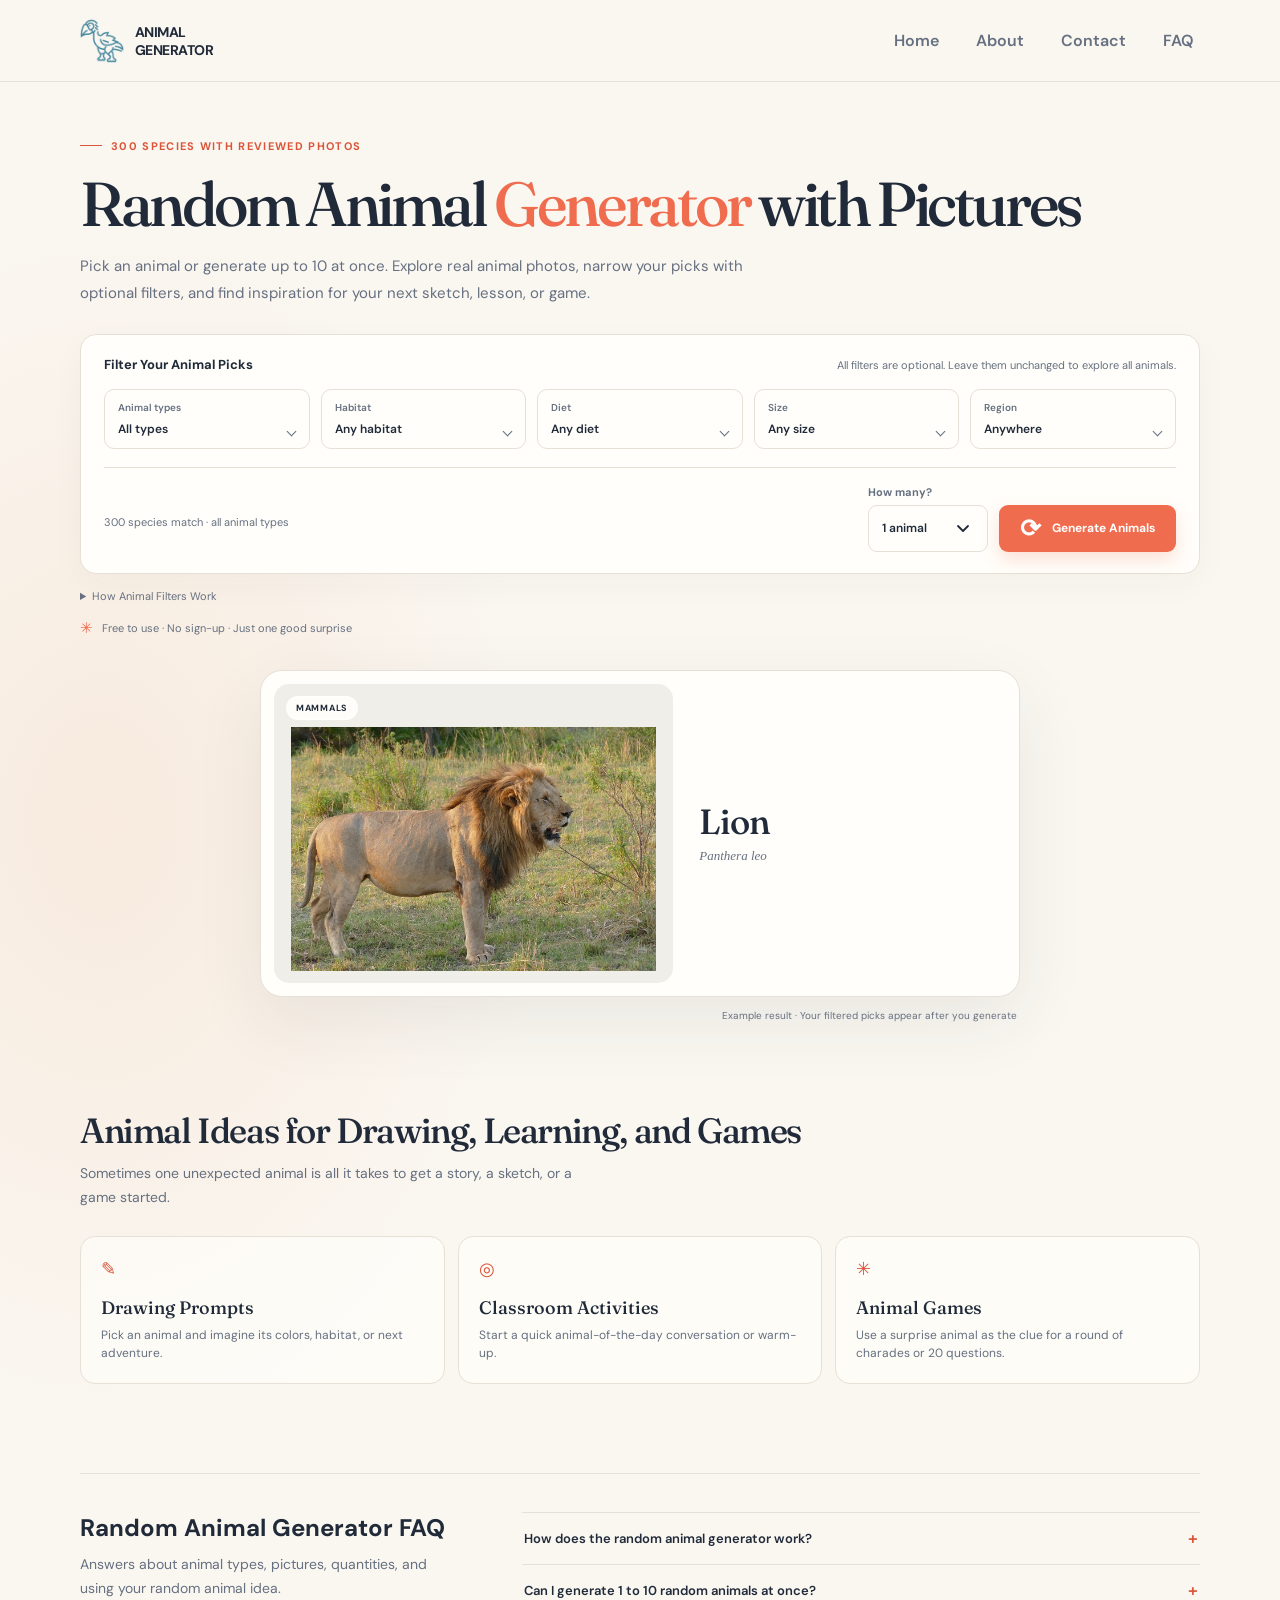
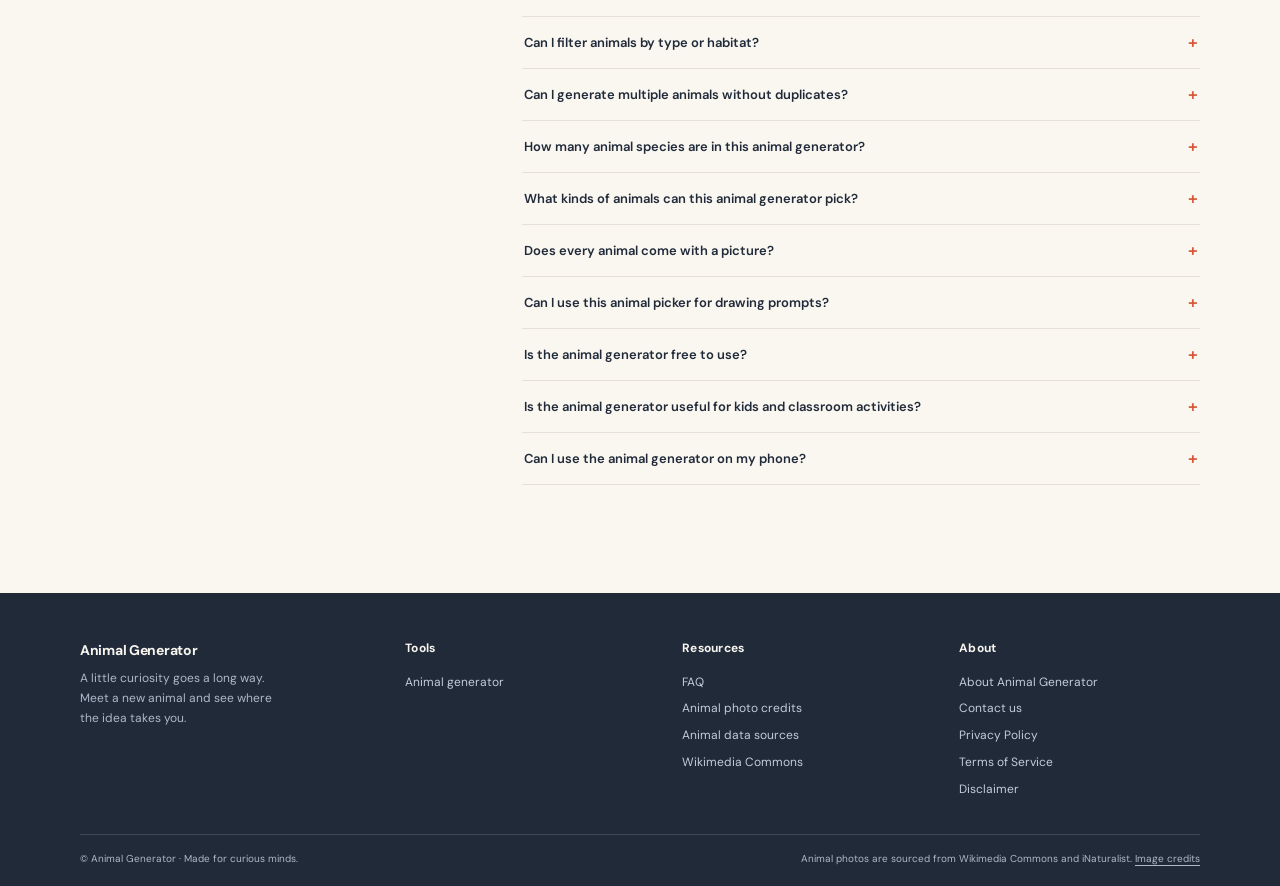
<file: animal-generator/index.html>
<!doctype html>
<html lang="en">
  <head>
    <meta charset="UTF-8" />
    <meta name="viewport" content="width=device-width, initial-scale=1" />
    <meta name="theme-color" content="#faf7f1" />
    <link rel="icon" type="image/x-icon" sizes="16x16 32x32 48x48 96x96 144x144" href="/favicon.ico" />
    <link rel="icon" type="image/png" sizes="48x48" href="/favicon-48x48.png" />
    <link rel="icon" type="image/png" sizes="96x96" href="/favicon-96x96.png" />
    <link rel="icon" type="image/png" sizes="144x144" href="/favicon-144x144.png" />
    <link rel="canonical" href="https://animal-generator.net/" />
    <meta
      name="description"
      content="Generate 1–10 random animals with real photos. Filter by type, habitat, diet, size, or region. Free animal ideas for drawing, lessons, and games."
    />
    <meta property="og:type" content="website" />
    <meta property="og:title" content="Random Animal Generator with Pictures | Free Animal Picker" />
    <meta property="og:description" content="Generate 1–10 random animals with real photos. Filter by type, habitat, diet, size, or region. Free animal ideas for drawing, lessons, and games." />
    <meta property="og:url" content="https://animal-generator.net/" />
    <meta property="og:image" content="https://animal-generator.net/animal-photos/approved/54a08780-e059-411e-86d4-f3bd637d3e6f.webp" />
    <meta property="og:image:alt" content="A lion, one of the animals in the random animal generator" />
    <meta name="twitter:card" content="summary_large_image" />
    <meta name="twitter:title" content="Random Animal Generator with Pictures | Free Animal Picker" />
    <meta name="twitter:description" content="Generate 1–10 random animals with real photos. Filter by type, habitat, diet, size, or region. Free animal ideas for drawing, lessons, and games." />
    <meta name="twitter:image" content="https://animal-generator.net/animal-photos/approved/54a08780-e059-411e-86d4-f3bd637d3e6f.webp" />
    <script type="application/ld+json">
      {
        "@context": "https://schema.org",
        "@type": "WebApplication",
        "name": "Animal Generator",
        "url": "https://animal-generator.net/",
        "description": "Generate 1–10 random animals with real photos. Filter by type, habitat, diet, size, or region. Free animal ideas for drawing, lessons, and games.",
        "applicationCategory": "EducationalApplication",
        "operatingSystem": "Any"
      }
    </script>
    <title>Random Animal Generator with Pictures | Free Animal Picker</title>
    <link rel="preconnect" href="https://fonts.googleapis.com" />
    <link rel="preconnect" href="https://fonts.gstatic.com" crossorigin />
    <link
      href="https://fonts.googleapis.com/css2?family=DM+Sans:wght@400;500;600;700&family=Fraunces:opsz,wght@9..144,500;9..144,600&display=swap"
      rel="stylesheet"
    />
    <style>
      :root {
        color-scheme: light;
        --paper: #faf7f1;
        --ink: #202a39;
        --muted: #667080;
        --coral: #f06c4e;
        --coral-dark: #db5539;
        --mist: #e8eef5;
        --line: #e6e0d6;
        --white: #fffefa;
      }

      * { box-sizing: border-box; }
      body {
        margin: 0;
        background:
          radial-gradient(ellipse at 8% 33%, rgba(244, 211, 188, .35), transparent 28rem),
          var(--paper);
        color: var(--ink);
        font-family: "DM Sans", sans-serif;
        -webkit-font-smoothing: antialiased;
      }
      a { color: inherit; }
      .shell { width: min(1120px, calc(100% - 48px)); margin: 0 auto; }
      header {
        height: 82px;
        border-bottom: 1px solid var(--line);
        display: flex;
        align-items: center;
      }
      .nav { display: flex; align-items: center; justify-content: space-between; }
      .nav-links { display: flex; align-items: center; gap: 25px; }
      .brand { display: inline-flex; align-items: center; gap: 11px; text-decoration: none; }
      .brand-logo { width: 44px; height: 44px; flex: 0 0 44px; object-fit: contain; }
      .brand-name { font-size: 14px; font-weight: 700; letter-spacing: -.04em; }
      .nav-link { color: var(--muted); text-decoration: none; font-size: 16px; font-weight: 600; padding: 12px 6px; }
      main { padding: 74px 0 70px; }
      .hero {
        display: grid;
        grid-template-columns: minmax(0, .95fr) minmax(0, 1.05fr);
        align-items: center;
        gap: clamp(36px, 6vw, 76px);
      }
      .hero-copy { min-width: 0; }
      .featured-preview { min-width: 0; }
      .featured-preview .result-card { max-width: 500px; margin-left: auto; }
      .featured-note { margin: 11px 3px 0; color: var(--muted); font-size: 11px; line-height: 1.5; text-align: right; }
      .eyebrow {
        display: inline-flex; align-items: center; gap: 9px;
        color: var(--coral-dark); text-transform: uppercase; letter-spacing: .12em;
        font-size: 11px; font-weight: 700; margin-bottom: 22px;
      }
      .eyebrow::before { content: ""; width: 22px; height: 1px; background: currentColor; }
      h1, h2, h3, p { margin-top: 0; }
      h1 {
        font: 500 clamp(48px, 6.2vw, 76px)/.99 Fraunces, Georgia, serif;
        letter-spacing: -.055em; margin-bottom: 22px; max-width: 460px;
      }
      h1 em { color: var(--coral); font-style: normal; }
      .intro { max-width: 390px; color: var(--muted); font-size: 16px; line-height: 1.75; margin-bottom: 28px; }
      .trust { display: flex; align-items: center; gap: 9px; color: var(--muted); font-size: 12px; margin-top: 18px; }
      .trust span { color: var(--coral); font-size: 15px; }
      .generate {
        min-height: 54px; border: 0; border-radius: 12px; padding: 0 21px;
        display: inline-flex; align-items: center; justify-content: center; gap: 11px;
        background: var(--coral); color: white; font: 700 14px "DM Sans", sans-serif;
        box-shadow: 0 8px 18px rgba(240, 108, 78, .2); cursor: pointer;
        transition: transform .16s ease, background .16s ease, box-shadow .16s ease;
      }
      .generate:hover { transform: translateY(-2px); background: var(--coral-dark); box-shadow: 0 11px 22px rgba(240,108,78,.25); }
      .generate:focus-visible, .copy:focus-visible, .nav-link:focus-visible { outline: 3px solid #758bb2; outline-offset: 3px; }
      .generate .shuffle { font-size: 25px; line-height: 1; }
      .results-section { padding-top: 56px; scroll-margin-top: 24px; }
      .results-section.single-result .result-grid { justify-content: center; }
      .results-heading { display: flex; align-items: baseline; justify-content: space-between; gap: 16px; margin-bottom: 17px; }
      .results-heading h2 { margin: 0; font: 500 30px/1.15 Fraunces, Georgia, serif; letter-spacing: -.035em; }
      .result-grid { display: grid; grid-template-columns: repeat(auto-fit, minmax(min(100%, 300px), 1fr)); grid-auto-rows: 1fr; align-items: stretch; gap: 20px; }
      .result-card {
        background: var(--white); border: 1px solid var(--line); border-radius: 22px;
        padding: 13px; box-shadow: 0 24px 70px rgba(43, 48, 57, .08);
        min-width: 0;
      }
      .animal-scene {
        min-height: 315px; border-radius: 15px; overflow: hidden; position: relative;
        display: grid; place-items: center;
        background:
          radial-gradient(ellipse at 72% 20%, rgba(255,255,255,.85), transparent 34%),
          radial-gradient(ellipse at 25% 80%, #f5bd98, transparent 38%),
          linear-gradient(140deg, #dce7ee, #f3d9c5 60%, #eee8d7);
      }
      .sun { position: absolute; width: 102px; height: 102px; border-radius: 50%; background: #f7c779; top: 34px; right: 50px; opacity: .72; }
      .hill { position: absolute; width: 125%; height: 130px; left: -12%; bottom: -67px; border-radius: 50%; background: #9ca9b2; transform: rotate(-8deg); }
      .hill.back { bottom: -81px; left: 6%; background: #c28f76; transform: rotate(9deg); }
      .animal-art { position: relative; z-index: 2; width: min(74%, 250px); height: 250px; object-fit: contain; filter: drop-shadow(0 12px 12px rgba(40,44,54,.18)); }
      .animal-scene.has-photo {
        aspect-ratio: 4 / 3;
        min-height: 0;
        padding: 12px;
        display: flex;
        flex-direction: column;
        align-items: stretch;
        justify-content: flex-start;
        gap: 7px;
        background: #f0eee8;
      }
      .animal-scene.has-photo .sun, .animal-scene.has-photo .hill { display: none; }
      .animal-scene.has-photo .animal-art {
        position: static;
        flex: 1 1 0;
        min-width: 0;
        min-height: 0;
        width: 100%;
        height: 0;
        padding: 0;
        object-fit: contain;
        object-position: center;
        filter: none;
      }
      .animal-photo-pending { position: relative; z-index: 2; padding: 12px 16px; border-radius: 999px; background: rgba(255,254,250,.8); color: var(--muted); font-size: 12px; }
      .scene-label { position: absolute; z-index: 3; top: 18px; left: 18px; padding: 8px 11px; background: rgba(255,254,250,.94); border: 1px solid rgba(255,255,255,.8); border-radius: 99px; color: var(--ink); font-size: 10px; font-weight: 700; letter-spacing: .08em; text-transform: uppercase; }
      .animal-scene.has-photo .scene-label {
        position: static;
        z-index: auto;
        flex: 0 0 auto;
        align-self: flex-start;
        max-width: 100%;
        padding: 6px 9px;
        font-size: 9px;
        line-height: 1.2;
        white-space: normal;
        overflow-wrap: anywhere;
      }
      .result-info { padding: 20px 17px 13px; }
      .result-top { display: flex; justify-content: space-between; align-items: flex-start; gap: 18px; }
      .category { color: var(--coral-dark); font-size: 10px; font-weight: 700; letter-spacing: .13em; text-transform: uppercase; margin-bottom: 8px; }
      h2.animal-name { font: 500 35px/1.1 Fraunces, Georgia, serif; letter-spacing: -.035em; margin-bottom: 0; }
      .latin { color: var(--muted); font: italic 13px Georgia, serif; margin: 6px 0 0; }
      .copy {
        border: 1px solid var(--line); border-radius: 9px; background: transparent; color: var(--ink);
        padding: 9px 12px; font: 600 11px "DM Sans", sans-serif; cursor: pointer;
      }
      .copy:hover { background: var(--mist); }
      .image-credit { color: var(--muted); display: inline-block; font-size: 10px; margin: 15px 0 0 2px; text-decoration-color: #c7cbd0; text-underline-offset: 3px; }
      .result-grid .result-card { display: flex; flex-direction: column; width: 100%; padding: 12px; border-radius: 18px; box-shadow: 0 10px 26px rgba(43,48,57,.06); }
      .result-grid .animal-scene.has-photo { flex: none; aspect-ratio: 4 / 3; min-height: 0; padding: 12px; display: block; background: #f0eee8; }
      .result-grid .animal-scene.has-photo .animal-art { display: block; width: 100%; height: 100%; object-fit: contain; }
      .result-grid .result-info .scene-label { position: static; align-self: flex-start; margin-bottom: 12px; padding: 6px 9px; font-size: 9px; background: #f0eee8; border-color: var(--line); }
      .result-grid .result-info { flex: 1; display: flex; flex-direction: column; align-items: flex-start; padding: 20px 8px 8px; }
      .result-grid .result-top { display: block; width: 100%; }
      .result-grid h2.animal-name { font-size: 27px; line-height: 1.15; min-height: 2.3em; overflow-wrap: break-word; }
      .result-grid .latin { font-size: 14px; line-height: 1.4; min-height: 1.4em; margin: 6px 0 18px; overflow-wrap: break-word; }
      .result-grid .copy { flex: none; margin-top: auto; min-height: 42px; padding: 10px 14px; font-size: 12px; }
      .has-results { padding-top: 36px; }
      .has-results .hero { display: block; }
      .has-results .hero-copy { display: flex; align-items: center; justify-content: space-between; gap: 32px; }
      .has-results .eyebrow, .has-results .intro, .has-results .trust { display: none; }
      .has-results h1 { font-size: 40px; max-width: 520px; margin-bottom: 0; }
      .has-results .quantity-row { flex-wrap: nowrap; flex: none; }
      .has-results .results-section { padding-top: 36px; }
      .results-section.single-result .result-grid { grid-template-columns: minmax(0, 1fr); max-width: 760px; margin-inline: auto; }
      .single-result .result-card { display: grid; grid-template-columns: minmax(0, 1.2fr) minmax(0, 1fr); align-items: stretch; padding: 14px; }
      .single-result .animal-scene.has-photo { aspect-ratio: 1 / 1; }
      .single-result .result-info { justify-content: center; padding: 30px 24px; }
      .single-result .copy { margin-top: 0; }
      .single-result h2.animal-name { font-size: 36px; min-height: 0; }
      .single-result .latin { font-size: 16px; min-height: 0; margin-bottom: 24px; }
      .quantity-row { display: flex; gap: 11px; align-items: end; flex-wrap: wrap; }
      .quantity-field { display: grid; gap: 6px; }
      .quantity-field label { color: var(--muted); font-size: 11px; font-weight: 700; }
      .quantity-field select { height: 54px; min-width: 112px; border: 1px solid var(--line); border-radius: 12px; padding: 0 46px 0 13px; color: var(--ink); background-color: var(--white); background-image: url("data:image/svg+xml,%3Csvg xmlns='http://www.w3.org/2000/svg' width='16' height='16' viewBox='0 0 16 16'%3E%3Cpath d='m3 6 5 5 5-5' fill='none' stroke='%23202a39' stroke-width='1.8' stroke-linecap='round' stroke-linejoin='round'/%3E%3C/svg%3E"); background-repeat: no-repeat; background-position: right 16px center; background-size: 16px; font: 600 14px "DM Sans", sans-serif; appearance: none; -webkit-appearance: none; }
      .quantity-field select:focus-visible { outline: 3px solid #758bb2; outline-offset: 3px; }
      .result-status { color: var(--muted); font-size: 11px; margin: 0 2px 10px; }
      .below { padding: 88px 0 24px; }
      .below h2 { font: 500 35px/1.12 Fraunces, Georgia, serif; letter-spacing: -.04em; margin-bottom: 12px; }
      .below-intro { color: var(--muted); line-height: 1.7; font-size: 14px; max-width: 530px; margin-bottom: 26px; }
      .ideas { display: grid; grid-template-columns: repeat(3, 1fr); gap: 13px; }
      .idea { min-height: 136px; padding: 20px; border: 1px solid var(--line); border-radius: 15px; background: rgba(255,254,250,.72); }
      .idea-icon { display: block; color: var(--coral-dark); font-size: 18px; margin-bottom: 15px; }
      .idea h3 { font: 500 18px Fraunces, Georgia, serif; margin: 0 0 7px; }
      .idea p { font-size: 12px; color: var(--muted); line-height: 1.55; margin: 0; }
      .faq { border-top: 1px solid var(--line); margin-top: 65px; padding-top: 38px; display: grid; grid-template-columns: .72fr 1.28fr; gap: 60px; }
      .faq h2 { margin-bottom: 10px; }
      .faq-list { border-top: 1px solid var(--line); }
      .faq details { border-bottom: 1px solid var(--line); }
      .faq summary { list-style: none; cursor: pointer; padding: 17px 2px; display: flex; justify-content: space-between; gap: 18px; font-size: 13px; font-weight: 600; }
      .faq summary::-webkit-details-marker { display: none; }
      .faq summary::after { content: "+"; color: var(--coral-dark); font-size: 17px; line-height: 1; }
      .faq details[open] summary::after { content: "−"; }
      .faq details p { color: var(--muted); font-size: 12px; line-height: 1.7; padding: 0 24px 16px 2px; margin: -2px 0 0; }
      footer {
        margin-top: 38px;
        padding: 48px 0 20px;
        background: #202a39;
        color: #d4d9e1;
      }
      .footer-grid {
        display: grid;
        grid-template-columns: 1.2fr repeat(3, minmax(0, 1fr));
        gap: 36px;
      }
      .footer-column { min-width: 0; }
      .footer-heading {
        margin: 0 0 17px;
        color: #f8f5ef;
        font: 700 12px/1.3 "DM Sans", sans-serif;
        letter-spacing: .02em;
      }
      .footer-brand .footer-heading { font-size: 14px; letter-spacing: -.02em; }
      .footer-tagline {
        max-width: 200px;
        margin: -7px 0 0;
        color: #aeb8c7;
        font-size: 12px;
        line-height: 1.65;
      }
      .footer-links { display: grid; justify-items: start; gap: 10px; }
      .footer-links a {
        color: #c3ccd8;
        font-size: 12px;
        line-height: 1.4;
        text-decoration: none;
        transition: color .16s ease;
      }
      .footer-links a:hover, .footer-links a:focus-visible { color: #ffb49e; }
      .footer-links a:focus-visible { outline: 2px solid #ffb49e; outline-offset: 3px; }
      .footer-bottom {
        display: flex;
        align-items: center;
        justify-content: space-between;
        gap: 16px;
        margin-top: 36px;
        padding-top: 16px;
        border-top: 1px solid rgba(219, 226, 235, .16);
        color: #aeb8c7;
        font-size: 10px;
        line-height: 1.5;
      }
      .footer-bottom a { color: inherit; text-underline-offset: 3px; }
      @media (max-width: 820px) {
        .hero { grid-template-columns: 1fr; gap: 30px; }
        .featured-preview { width: 100%; max-width: 500px; }
        .featured-preview .result-card { margin-left: 0; }
        .featured-note { text-align: left; }
      }
      @media (max-width: 900px) {
        .result-grid { grid-template-columns: repeat(2, minmax(0, 1fr)); }
      }
      @media (max-width: 760px) {
        .shell { width: min(100% - 32px, 560px); }
        header { height: 70px; }
        main { padding: 47px 0 45px; }
        .hero { grid-template-columns: 1fr; gap: 30px; }
        .featured-preview { width: 100%; max-width: 500px; }
        .featured-preview .result-card { margin-left: 0; }
        .featured-note { text-align: left; }
        .eyebrow { margin-bottom: 16px; }
        h1 { font-size: clamp(51px, 15vw, 68px); max-width: 390px; }
        .intro { font-size: 14px; margin-bottom: 21px; }
        .result-card { transform: none; }
        .animal-scene { min-height: 255px; }
        .animal-art { height: 210px; }
        .quantity-row { align-items: stretch; }
        .quantity-field { flex: 1; }
        .quantity-field select { width: 100%; }
        .quantity-row .generate { flex: 1.3; padding-inline: 12px; }
        .results-section { padding-top: 38px; }
        .results-heading h2 { font-size: 27px; }
        .below { padding-top: 51px; }
        .below h2 { font-size: 31px; }
        .ideas { grid-template-columns: 1fr; }
        .idea { min-height: 0; }
        .idea-icon { margin-bottom: 9px; }
        .faq { grid-template-columns: 1fr; gap: 17px; margin-top: 45px; padding-top: 30px; }
        .nav-links { gap: 14px; }
        .nav-link { font-size: 15px; }
        footer { margin-top: 26px; padding-top: 38px; }
        .footer-grid { grid-template-columns: repeat(2, minmax(0, 1fr)); gap: 28px 22px; }
        .footer-bottom { align-items: flex-start; flex-direction: column; gap: 6px; margin-top: 28px; }
      }
      @media (max-width: 820px) {
        .has-results .hero-copy { flex-direction: column; align-items: flex-start; gap: 24px; }
        .results-heading { flex-direction: column; align-items: flex-start; gap: 8px; }
      }
      @media (max-width: 600px) {
        header { height: auto; padding: 12px 0 4px; }
        .nav { flex-wrap: wrap; gap: 8px; }
        .nav-links { width: 100%; justify-content: space-between; gap: 8px; }
        .nav-link { min-height: 44px; display: inline-flex; align-items: center; }
        .result-grid { grid-template-columns: minmax(0, 1fr); }
        .result-grid h2.animal-name { min-height: 0; }
        .result-grid .latin { min-height: 0; }
        .has-results h1 { font-size: 36px; }
        .has-results .quantity-row { width: 100%; flex-wrap: wrap; }
        .single-result .result-card { display: flex; }
        .single-result .animal-scene.has-photo { aspect-ratio: 4 / 3; }
        .single-result .result-info { padding: 22px 10px 10px; }
        .single-result h2.animal-name { font-size: 32px; }
      }
      @media (prefers-reduced-motion: reduce) { *, *::before, *::after { transition-duration: .01ms !important; } }
      @media (max-width: 420px) {
        .results-heading { align-items: flex-start; flex-direction: column; gap: 4px; }
        .result-grid { grid-template-columns: minmax(0, 1fr); }
        .quantity-row { display: grid; grid-template-columns: minmax(0, 1fr); align-items: stretch; }
        .quantity-field, .quantity-field select, .quantity-row .generate { width: 100%; }
        .quantity-row .generate { min-height: 52px; }
      }
    </style>
    <link rel="stylesheet" href="animal-filters.css" />
  </head>
  <body>
    <header>
      <nav class="shell nav" aria-label="Main navigation">
        <a class="brand" href="/" aria-label="Animal Generator home">
          <img class="brand-logo" src="assets/animal-generator-logo.png" alt="" width="44" height="44" />
          <span class="brand-name">ANIMAL<br />GENERATOR</span>
        </a>
        <div class="nav-links">
          <a class="nav-link" href="/">Home</a>
          <a class="nav-link" href="/about">About</a>
          <a class="nav-link" href="/contact">Contact</a>
          <a class="nav-link" href="#faq">FAQ</a>
        </div>
      </nav>
    </header>

    <main id="top" class="shell">
      <section class="hero" aria-labelledby="hero-title">
        <div class="hero-copy">
          <div class="eyebrow" id="reviewed-species-count">300 species with reviewed photos</div>
          <h1 id="hero-title">Random Animal <em>Generator</em> with Pictures</h1>
          <p class="intro">Pick an animal or generate up to 10 at once. Explore real animal photos, narrow your picks with optional filters, and find inspiration for your next sketch, lesson, or game.</p>
        </div>
      </section>

      <section class="filter-toolbar" aria-labelledby="filter-title">
        <div class="filter-heading"><h2 id="filter-title">Filter Your Animal Picks</h2><span>All filters are optional. Leave them unchanged to explore all animals.</span></div>
        <button class="mobile-filter-toggle" id="open-filters" type="button" aria-haspopup="dialog"><span>Filters</span><span id="active-filter-count">All animals</span></button>
        <div id="desktop-filter-host"><div class="filter-fields" id="filter-fields"></div></div>
        <div class="filter-bottom">
          <div class="filter-selection">
            <div class="active-filters" id="active-filters" aria-label="Selected filters"></div>
            <div class="filter-meta"><p id="filter-count" aria-live="polite"></p><button class="reset-filters" id="reset-filters" type="button" hidden>Reset all filters</button></div>
          </div>
          <div class="quantity-row">
            <div class="quantity-field">
              <label for="quantity">How many?</label>
              <select id="quantity" name="quantity" aria-label="Number of animals to generate">
                <option value="1" selected>1 animal</option>
                <option value="2">2 animals</option><option value="3">3 animals</option>
                <option value="4">4 animals</option><option value="5">5 animals</option>
                <option value="6">6 animals</option><option value="7">7 animals</option>
                <option value="8">8 animals</option><option value="9">9 animals</option>
                <option value="10">10 animals</option>
              </select>
            </div>
            <button class="generate" id="generate" type="button"><span class="shuffle" aria-hidden="true">⟳</span> Generate Animals</button>
          </div>
        </div>
        <p class="filter-message" id="filter-message" aria-live="polite"></p>
      </section>
      <dialog class="mobile-filter-dialog" id="mobile-filter-dialog" aria-labelledby="mobile-filter-title">
        <div class="mobile-filter-head"><div><h2 id="mobile-filter-title">Refine your picks.</h2><p id="mobile-match-count" aria-live="polite"></p></div><button class="mobile-filter-close" id="close-filters" type="button" aria-label="Close filters">×</button></div>
        <div class="mobile-filter-content" id="mobile-filter-host"></div>
        <div class="mobile-filter-foot"><button class="reset-filters" id="mobile-reset-filters" type="button">Reset all filters</button><button class="mobile-filter-done" id="done-filters" type="button">Apply filters</button></div>
      </dialog>
      <details class="filter-guide">
        <summary>How Animal Filters Work</summary>
        <p>Select any options within a group; an animal only needs to match one. Across different groups, it must match every selected group. Leave a group unselected to include everything.</p>
        <p>Size uses adult body length: small under 10 cm, medium from 10 cm to under 1 m, and large from 1 m. Mammals use head–body length and birds exclude wingspan; reptiles and fish use total length. Species can appear in more than one size band; invertebrate measurements are explained in the species notes. Ocean &amp; coast includes shore habitats. Region refers to native wild ranges, including migration, with domestic distributions noted separately.</p>
        <p>These are broad discovery filters; diets, habitats and adult sizes can vary. <a href="/animal-data-sources">Read the animal data sources and species notes.</a></p>
      </details>
      <div class="trust"><span aria-hidden="true">✳</span> Free to use · No sign-up · Just one good surprise</div>

        <aside class="featured-preview" id="example-result" aria-label="Example animal result">
          <article class="result-card">
            <div class="animal-scene has-photo">
              <span class="scene-label">Mammals</span>
              <img class="animal-art" src="animal-photos/approved/54a08780-e059-411e-86d4-f3bd637d3e6f.webp" alt="Lion (Panthera leo), a mammal available in the random animal generator" width="1000" height="666" fetchpriority="high" />
            </div>
            <div class="result-info">
              <div class="result-top"><div><h2 class="animal-name">Lion</h2><p class="latin">Panthera leo</p></div></div>
            </div>
          </article>
          <p class="featured-note">Example result · Your filtered picks appear after you generate</p>
        </aside>

      <section class="results-section" id="generated-results" aria-label="Animal generator results" hidden>
        <div class="results-heading">
          <h2>Your Random Animals</h2>
          <p class="result-status" id="result-status" aria-live="polite"></p>
        </div>
        <div class="result-grid" id="results" aria-live="polite" aria-label="Generated animals"></div>
      </section>

      <section class="below" aria-labelledby="ideas-title">
        <h2 id="ideas-title">Animal Ideas for Drawing, Learning, and Games</h2>
        <p class="below-intro">Sometimes one unexpected animal is all it takes to get a story, a sketch, or a game started.</p>
        <div class="ideas">
          <article class="idea"><span class="idea-icon" aria-hidden="true">✎</span><h3>Drawing Prompts</h3><p>Pick an animal and imagine its colors, habitat, or next adventure.</p></article>
          <article class="idea"><span class="idea-icon" aria-hidden="true">◎</span><h3>Classroom Activities</h3><p>Start a quick animal-of-the-day conversation or warm-up.</p></article>
          <article class="idea"><span class="idea-icon" aria-hidden="true">✳</span><h3>Animal Games</h3><p>Use a surprise animal as the clue for a round of charades or 20 questions.</p></article>
        </div>
      </section>

      <section class="faq" id="faq" aria-labelledby="faq-title">
        <div>
          <h2 id="faq-title">Random Animal Generator FAQ</h2>
          <p class="below-intro">Answers about animal types, pictures, quantities, and using your random animal idea.</p>
        </div>
        <div class="faq-list">
          <details><summary>How does the random animal generator work?</summary><p>Choose how many animals you want, optionally select filters, then select Generate Animals. The animal picker chooses species at random and shows their real photos and scientific names. Use the results to discover an animal, start a drawing prompt, or choose an idea for a classroom activity or game.</p></details>
          <details><summary>Can I generate 1 to 10 random animals at once?</summary><p>Yes. Choose any number from 1 to 10 in the quantity menu, then select Generate Animals. The results appear together so you can compare or use them as a group prompt.</p></details>
          <details><summary>Can I filter animals by type or habitat?</summary><p>Yes. Filter by animal type, habitat, diet, size, or region. Open any filter and select one or more options. Selections within a group are combined, and different groups narrow the results together. The toolbar shows how many photo-backed species match. Reset all filters to return to the full collection.</p></details>
          <details><summary>Can I generate multiple animals without duplicates?</summary><p>Yes. A batch never includes the same species twice, and new generations prioritize animals you have not seen. After all matches for your current filters have been used, a fresh round starts. If fewer species match than the number requested, you receive all available matches.</p></details>
          <details><summary>How many animal species are in this animal generator?</summary><p>The catalog contains 394 species across mammals, birds, reptiles, amphibians, fish, and invertebrates. You can currently generate 300 species with reviewed photos; animals without an approved photo stay out of the random results.</p></details>
          <details><summary>What kinds of animals can this animal generator pick?</summary><p>The collection includes mammals, birds, reptiles, amphibians, fish, and invertebrates such as insects, molluscs, crustaceans, arachnids, echinoderms, and cnidarians.</p></details>
          <details><summary>Does every animal come with a picture?</summary><p>Yes. Every result currently includes a reviewed photo. Images are sourced from Wikimedia Commons and iNaturalist. Creators, licenses, and source pages are listed on the image credits page.</p></details>
          <details><summary>Can I use this animal picker for drawing prompts?</summary><p>Yes. Generate one animal as a photo reference for a quick sketch, or choose several animals as inspiration for a character, story, or creative challenge.</p></details>
          <details><summary>Is the animal generator free to use?</summary><p>Yes. You can use the generator for free, without creating an account or installing an app.</p></details>
          <details><summary>Is the animal generator useful for kids and classroom activities?</summary><p>Yes. Teachers, parents, and kids can use a random animal as a quick learning topic, drawing prompt, or guessing game. The tool does not require an account.</p></details>
          <details><summary>Can I use the animal generator on my phone?</summary><p>Yes. The animal cards and quantity selector adjust to smaller screens, including when you generate several animals at once.</p></details>
        </div>
      </section>
    </main>

    <footer>
      <div class="shell">
        <div class="footer-grid">
          <section class="footer-column footer-brand" aria-labelledby="footer-brand-title">
            <h2 class="footer-heading" id="footer-brand-title">Animal Generator</h2>
            <p class="footer-tagline">A little curiosity goes a long way. Meet a new animal and see where the idea takes you.</p>
          </section>
          <section class="footer-column" aria-labelledby="footer-tools-title">
            <h2 class="footer-heading" id="footer-tools-title">Tools</h2>
            <nav class="footer-links" aria-label="Tools">
              <a href="#top">Animal generator</a>
            </nav>
          </section>
          <section class="footer-column" aria-labelledby="footer-resources-title">
            <h2 class="footer-heading" id="footer-resources-title">Resources</h2>
            <nav class="footer-links" aria-label="Resources">
              <a href="#faq">FAQ</a>
              <a href="/animal-image-credits">Animal photo credits</a>
              <a href="/animal-data-sources">Animal data sources</a>
              <a href="https://commons.wikimedia.org/" target="_blank" rel="noreferrer">Wikimedia Commons</a>
            </nav>
          </section>
          <section class="footer-column" aria-labelledby="footer-about-title">
            <h2 class="footer-heading" id="footer-about-title">About</h2>
            <nav class="footer-links" aria-label="About">
              <a href="/about">About Animal Generator</a>
              <a href="/contact">Contact us</a>
              <a href="/privacy-policy">Privacy Policy</a>
              <a href="/terms-of-service">Terms of Service</a>
              <a href="/disclaimer">Disclaimer</a>
            </nav>
          </section>
        </div>
        <div class="footer-bottom">
          <span>© Animal Generator · Made for curious minds.</span>
          <span>Animal photos are sourced from Wikimedia Commons and iNaturalist. <a href="/animal-image-credits">Image credits</a></span>
        </div>
      </div>
    </footer>

    <script src="animal-library.js"></script>
    <script src="animal-filter-data.js"></script>
    <script src="animal-filter-core.js"></script>
    <script src="animal-generator.js"></script>
      <div style="display:none">
      <!-- Google tag (gtag.js) -->
      <script async src="https://www.googletagmanager.com/gtag/js?id=G-NB4KKFVM7G"></script>
      <script>
        window.dataLayer = window.dataLayer || [];
        function gtag(){dataLayer.push(arguments);}
        gtag('js', new Date());
        gtag('config', 'G-NB4KKFVM7G');
      </script>
    </div>
</body>
</html>
</file>
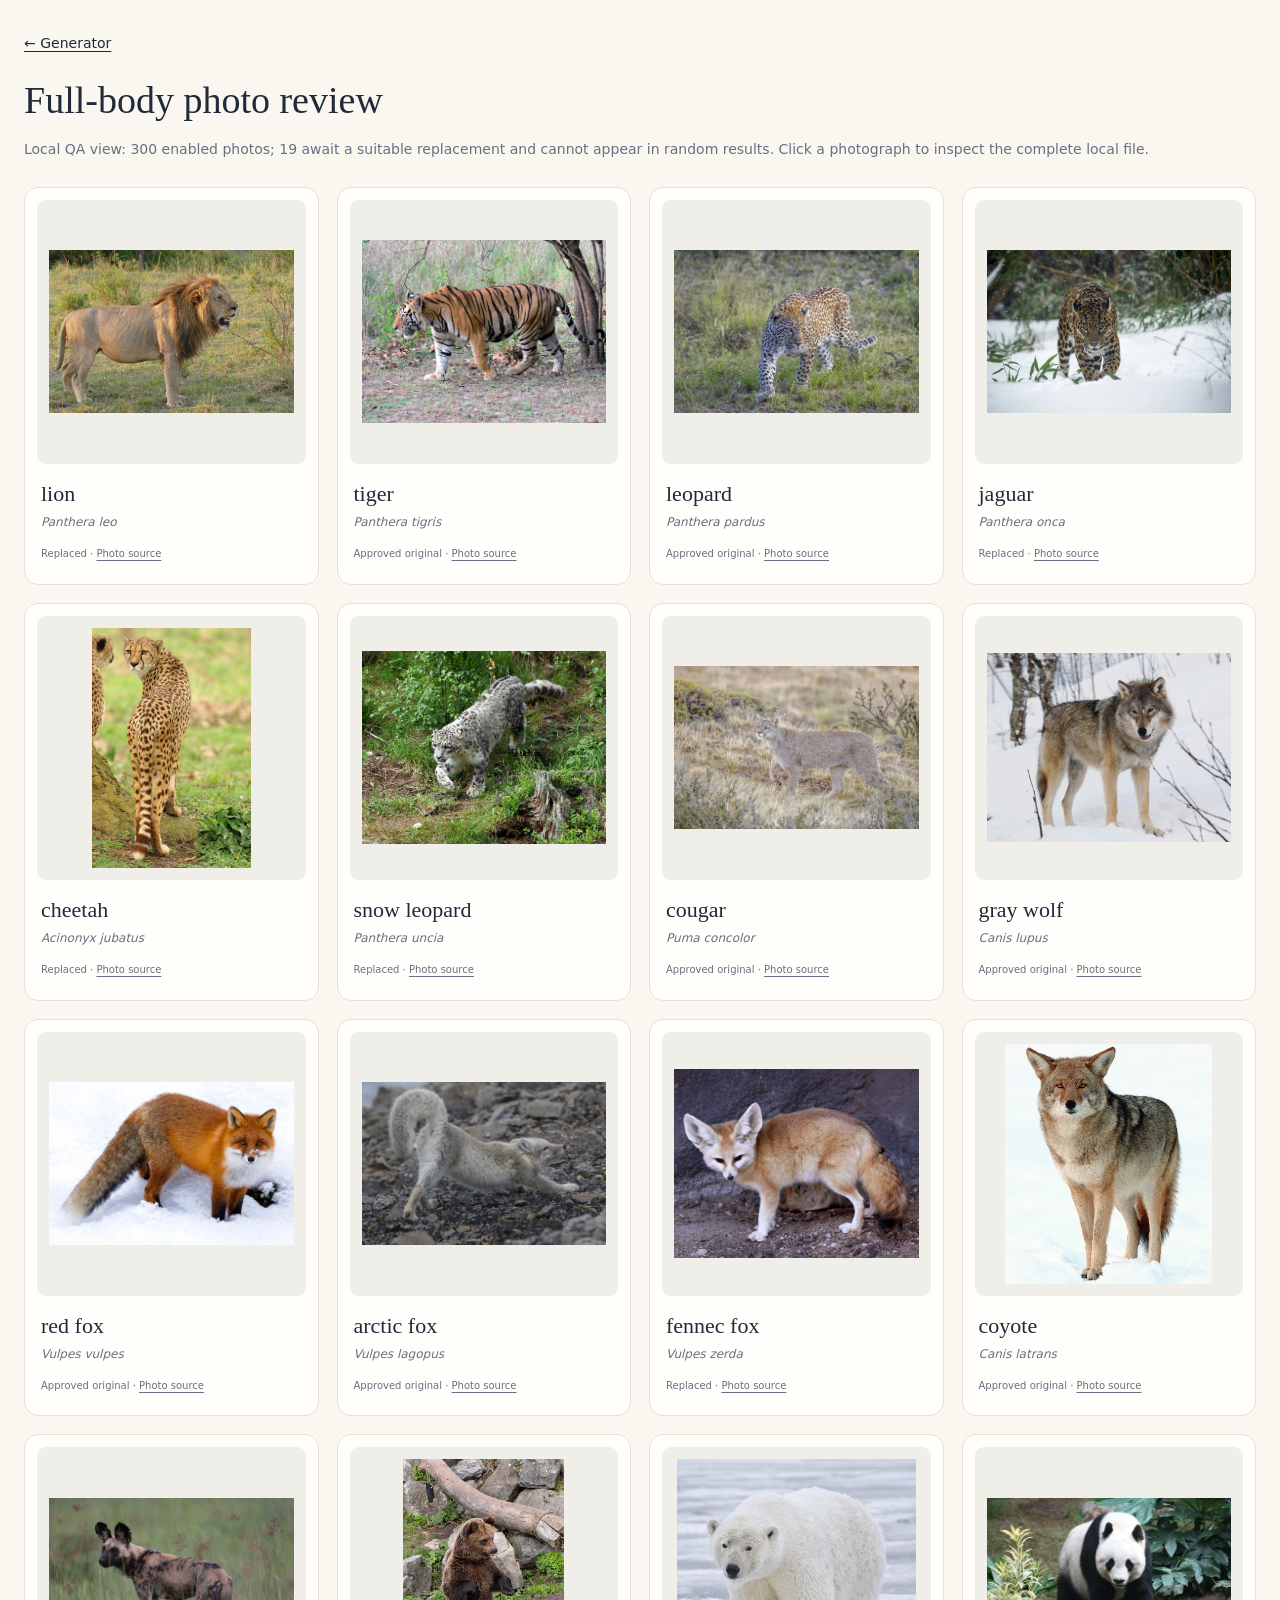
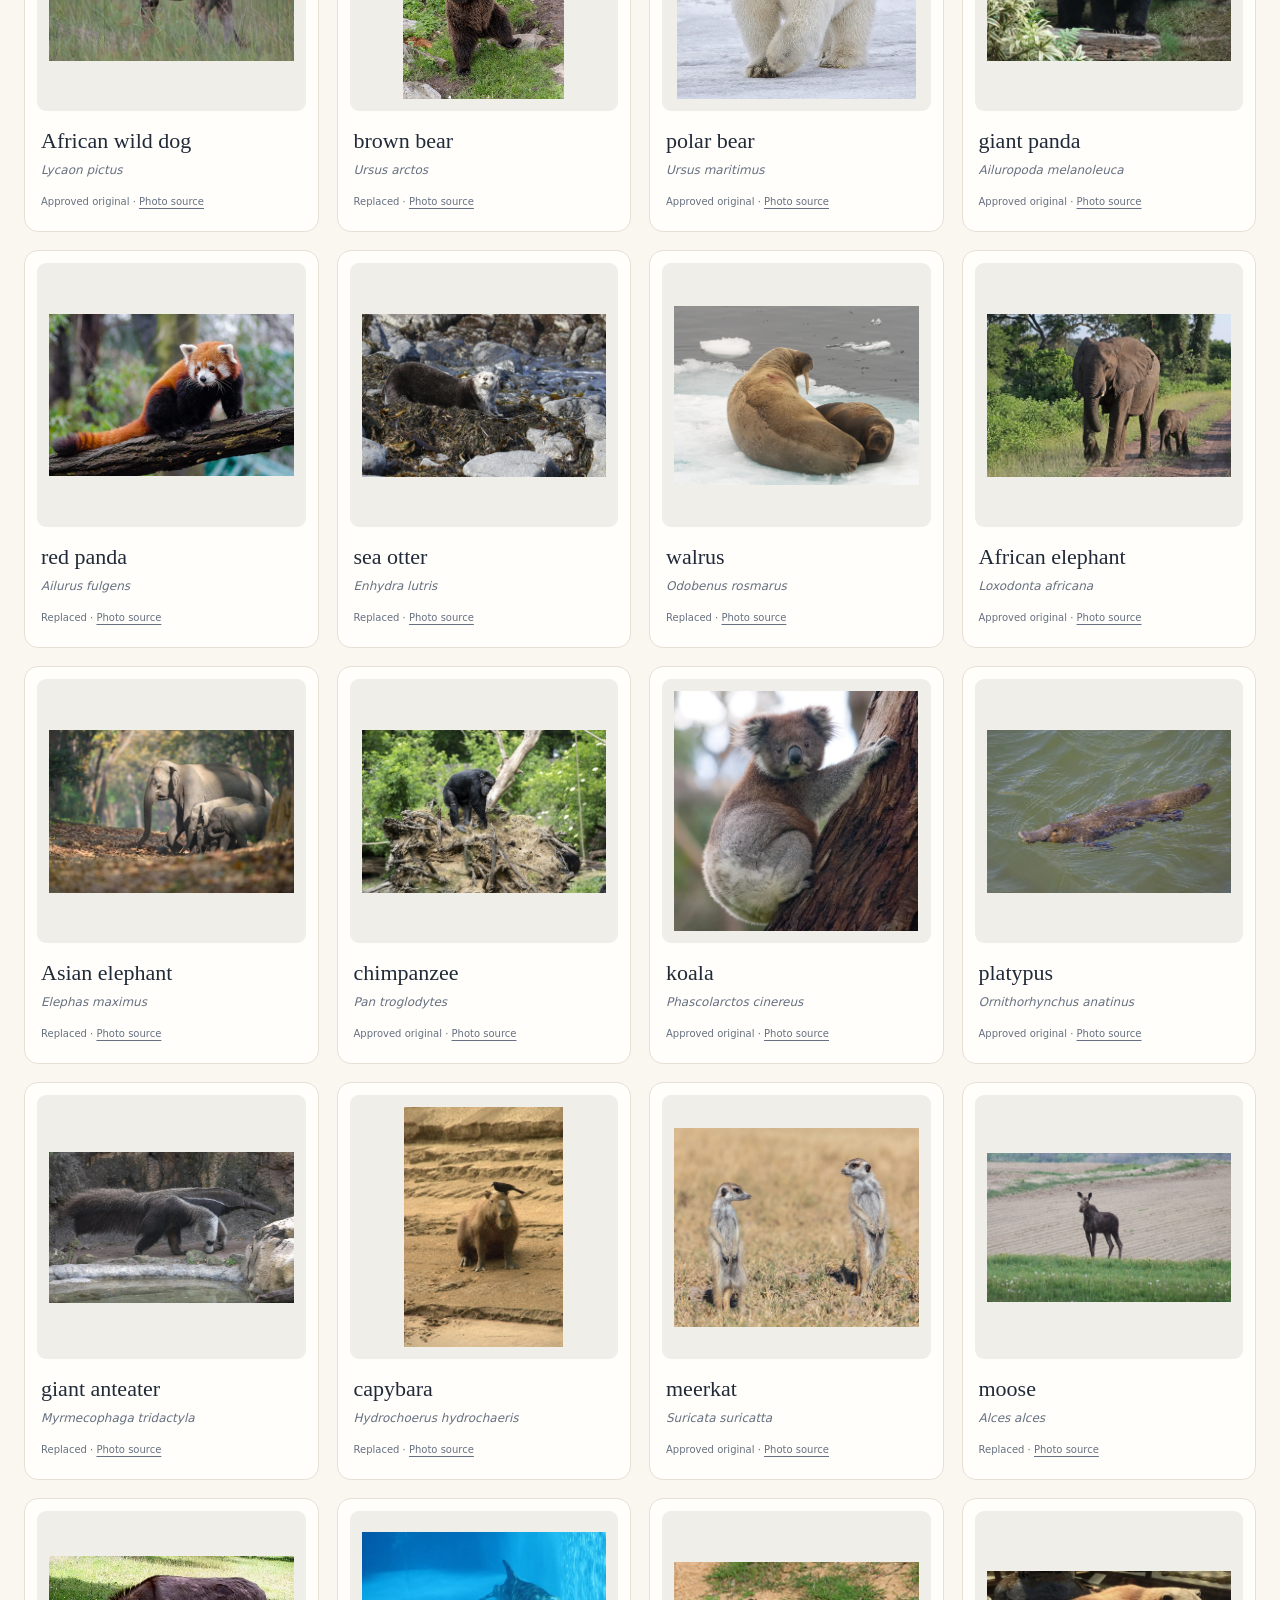
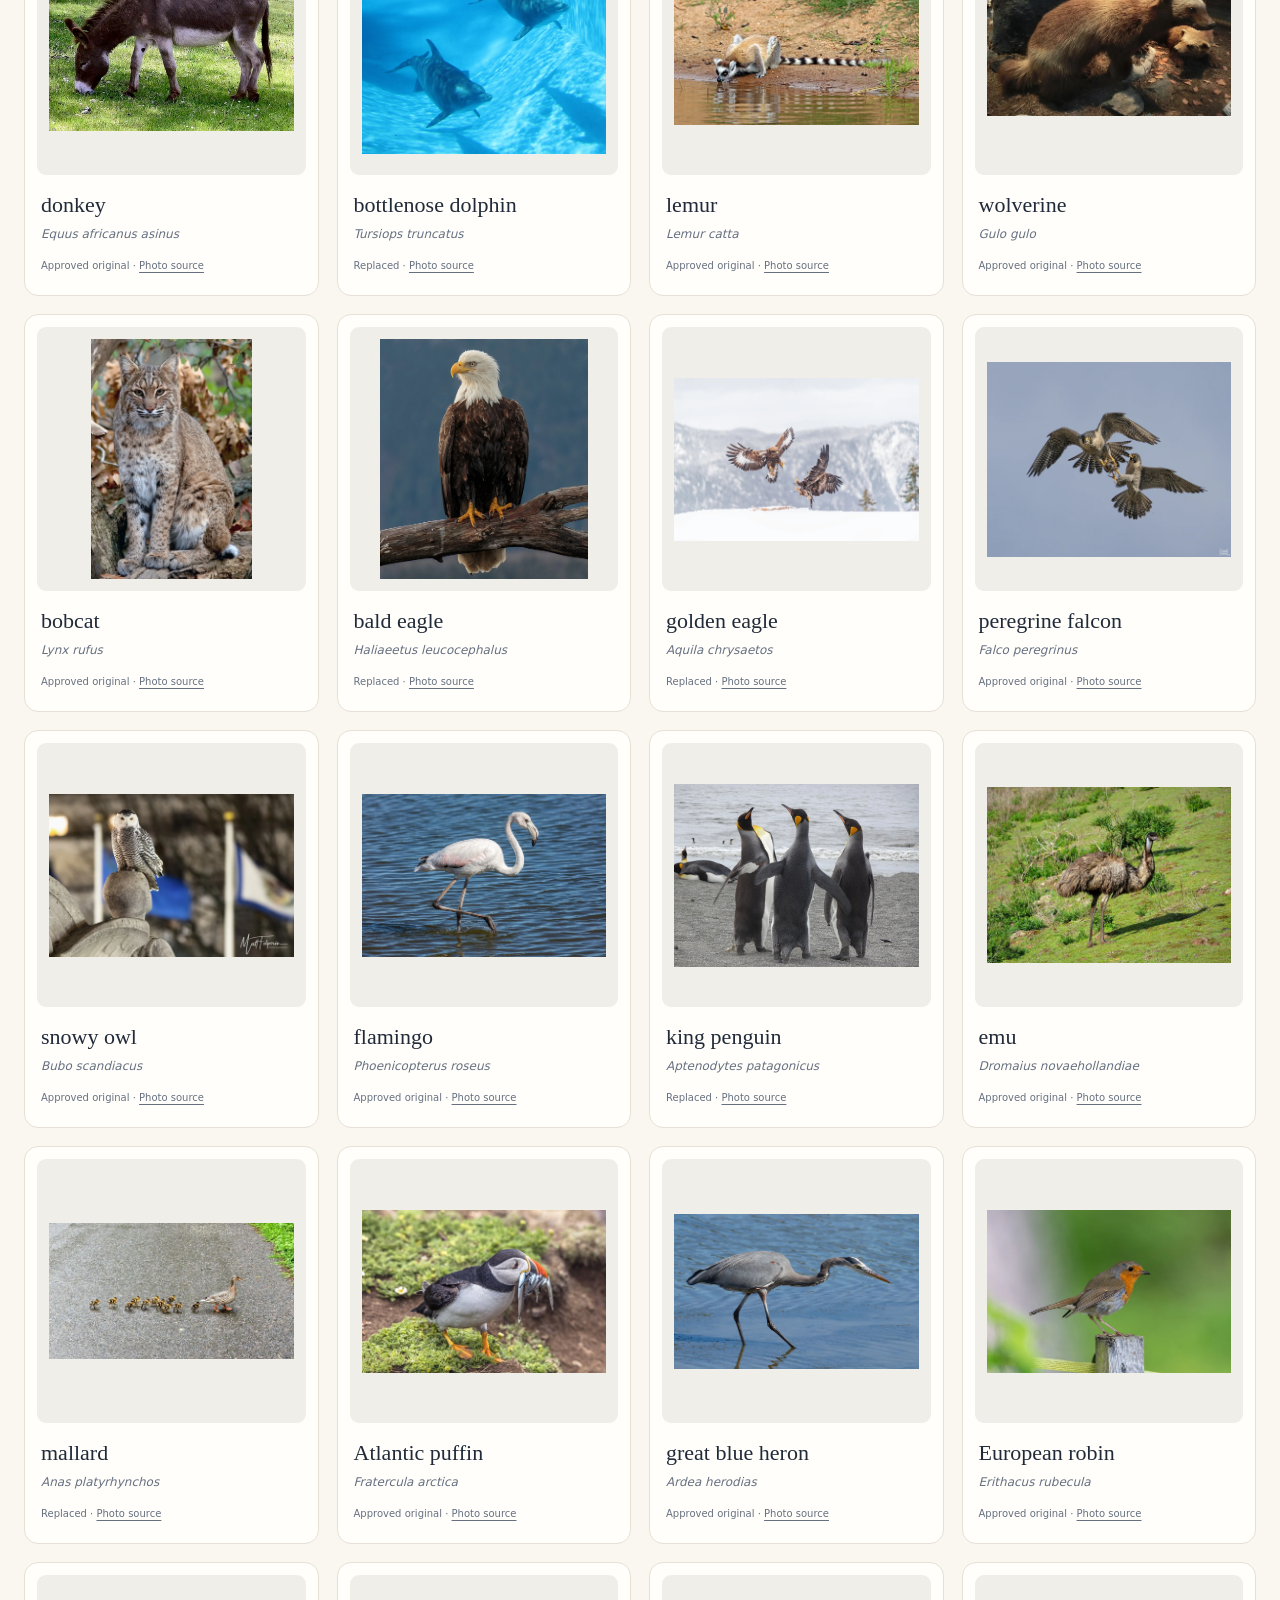
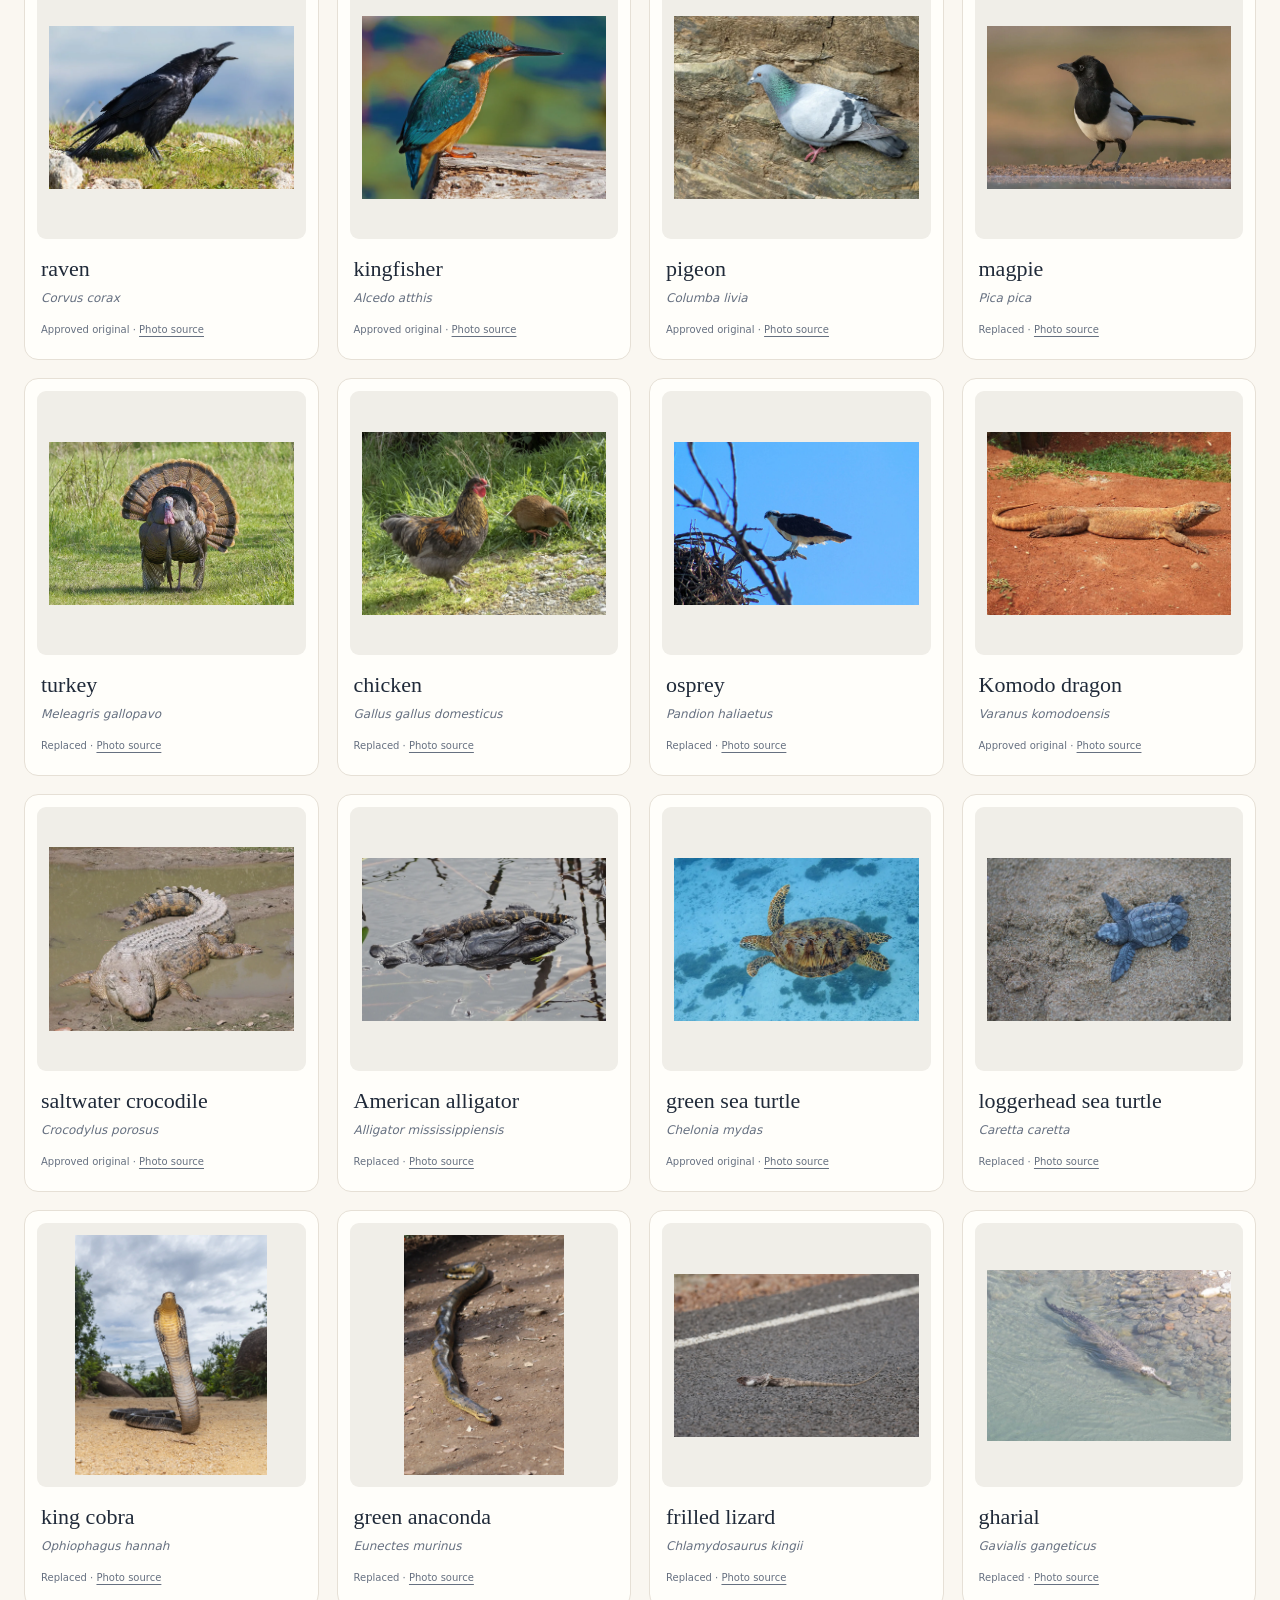
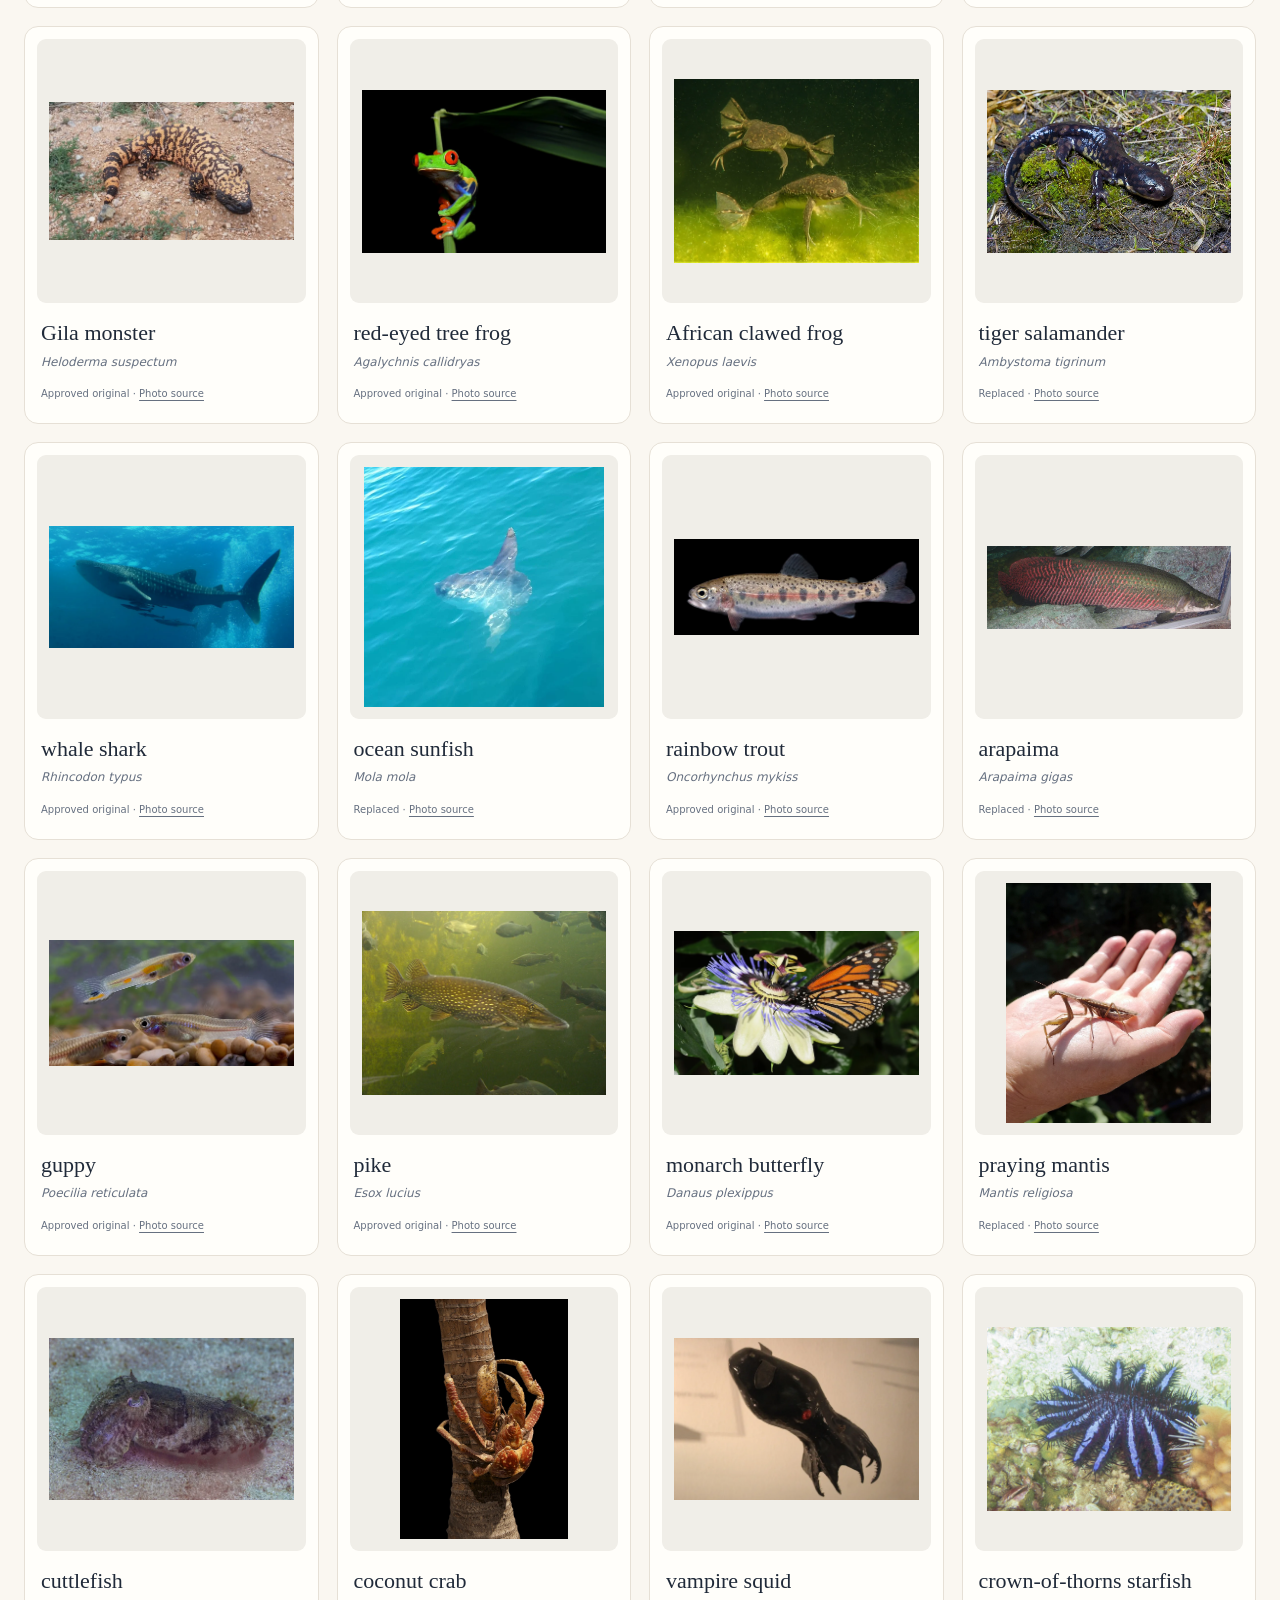
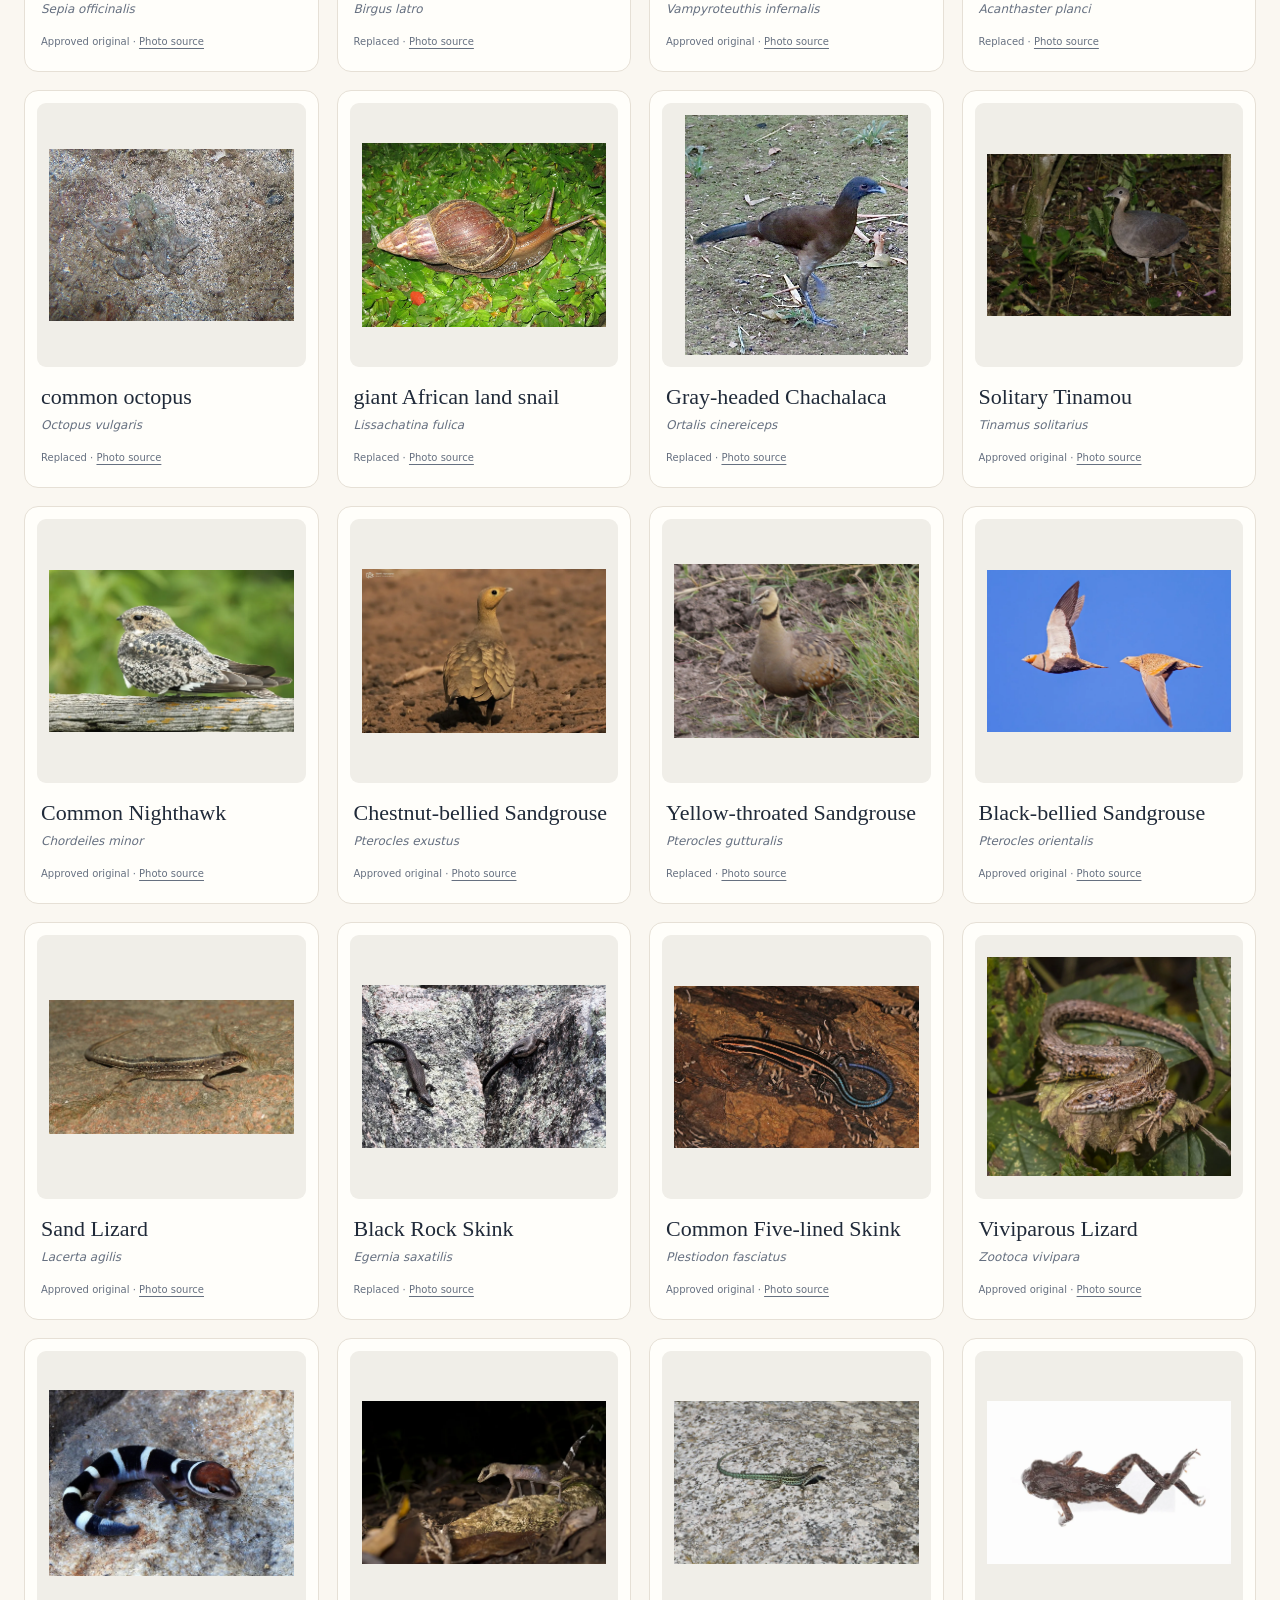
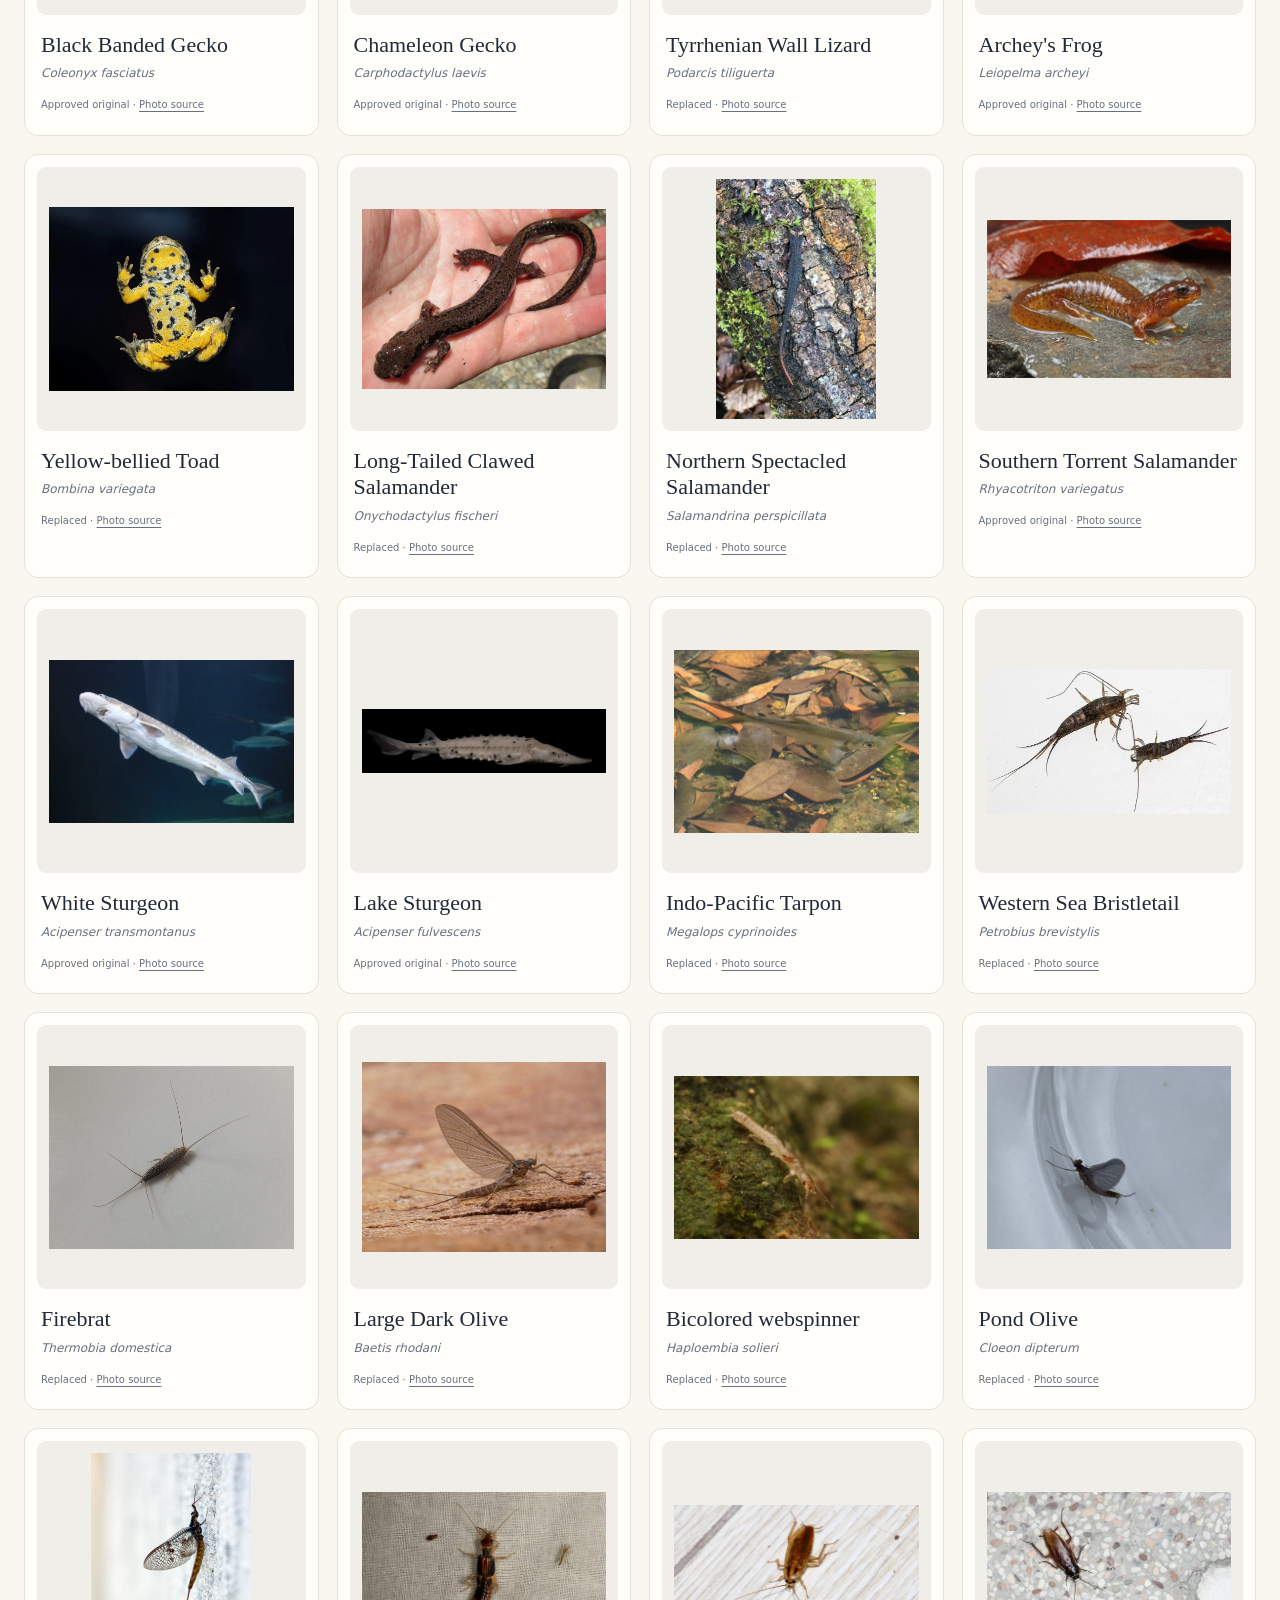
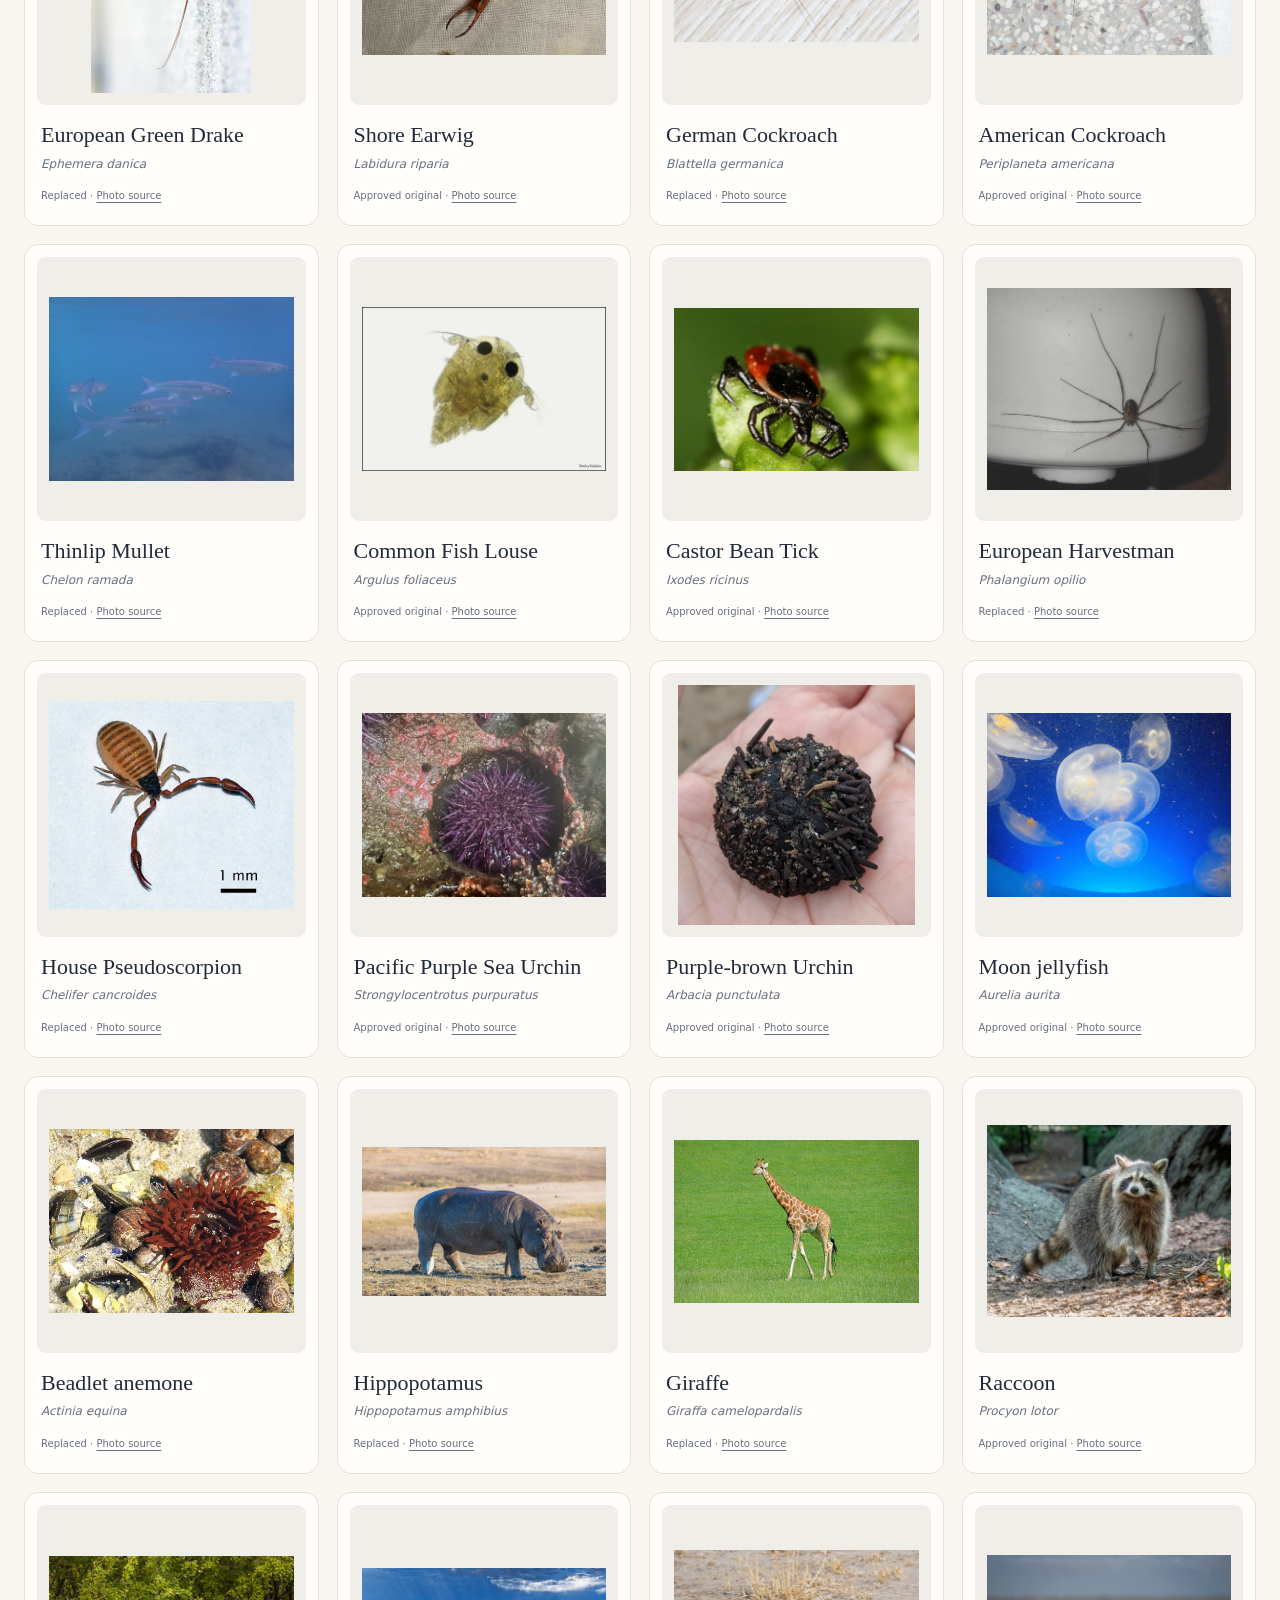
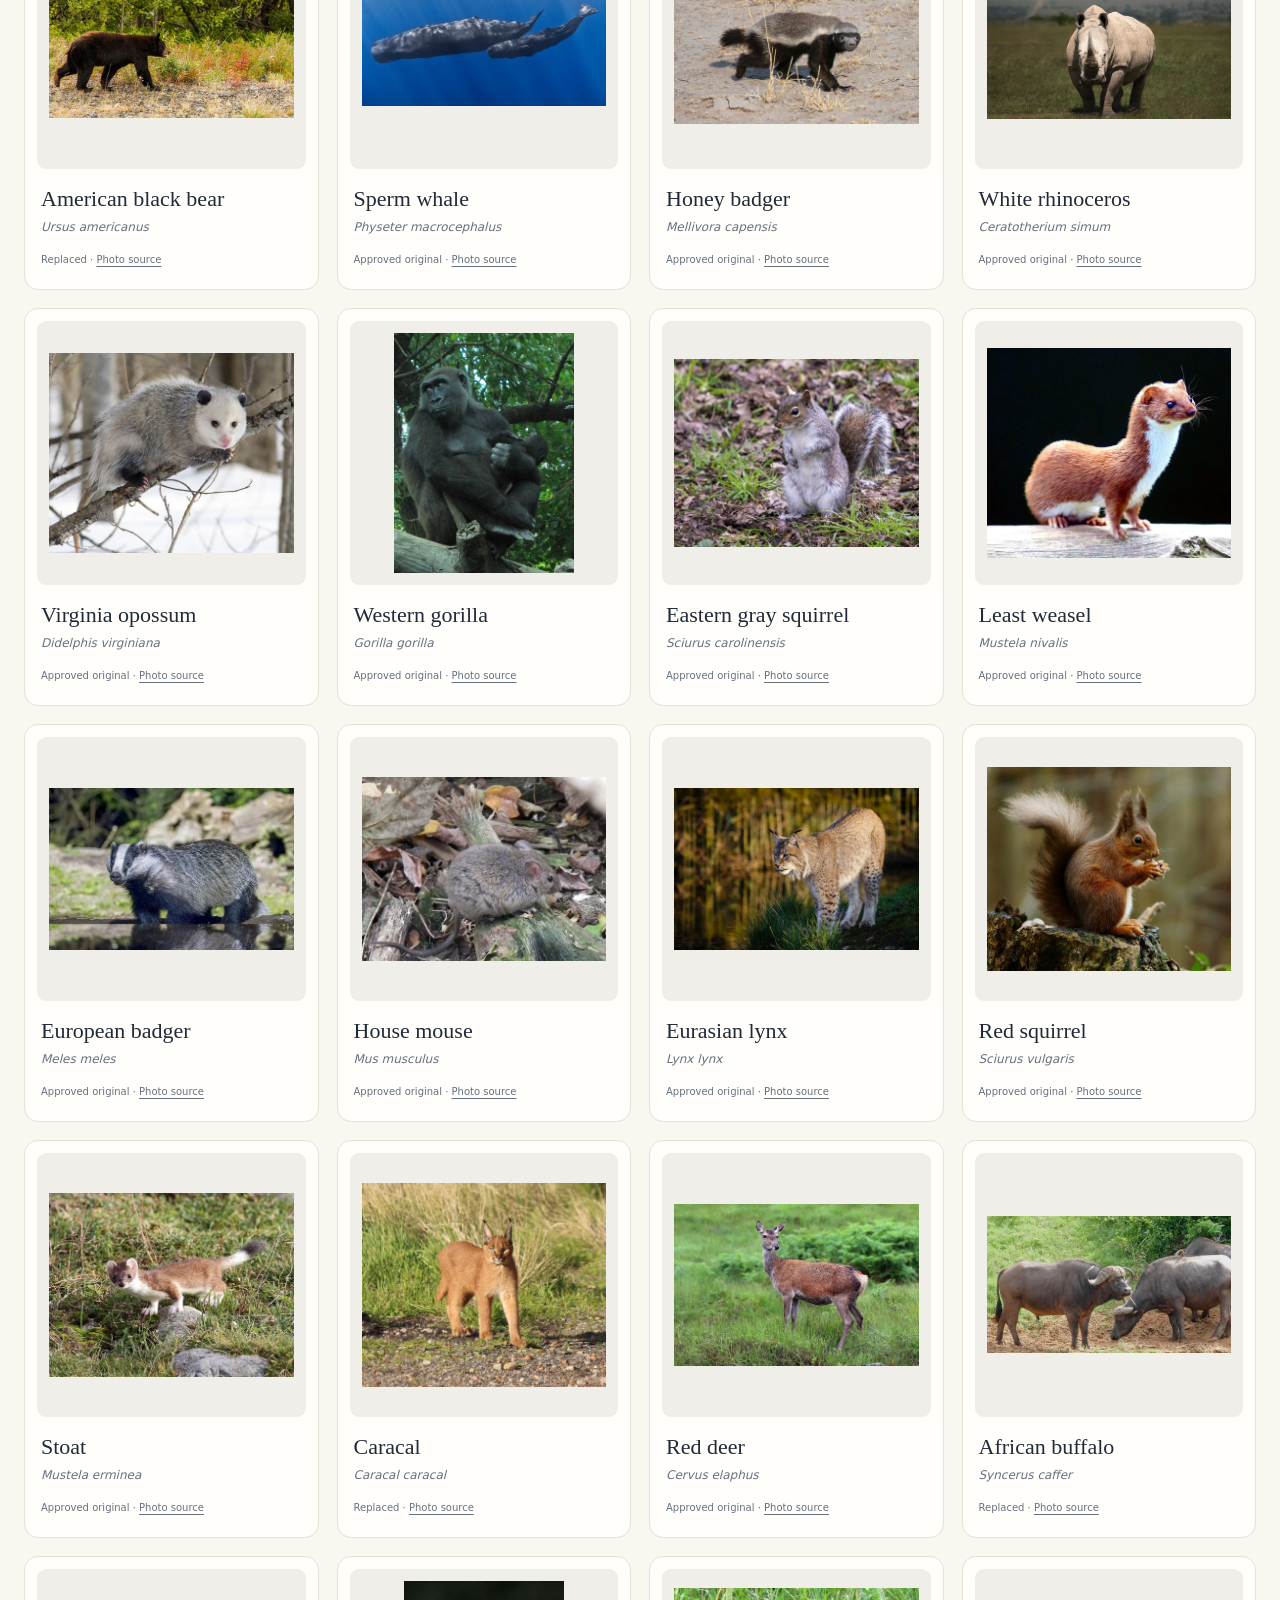
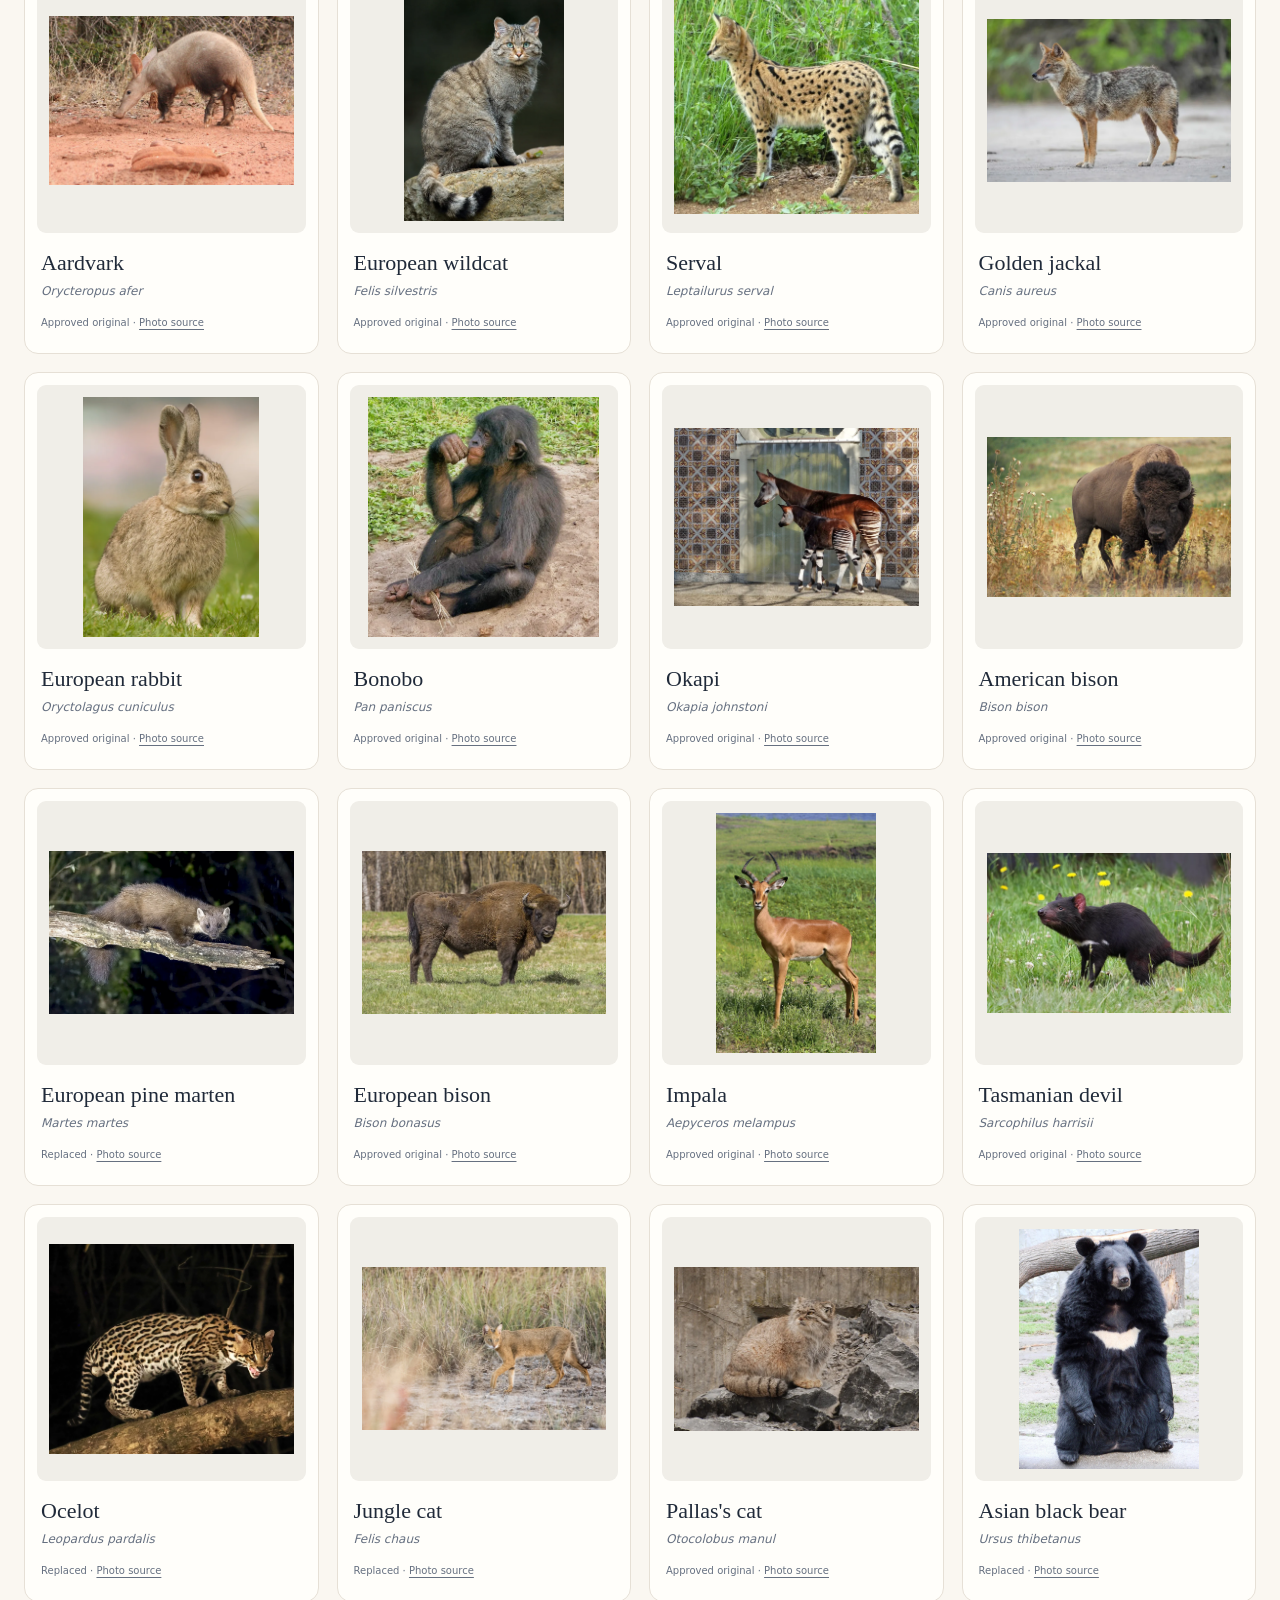
<file: animal-generator/debug/photo-review.html>
<!doctype html><html lang="en"><head><meta charset="utf-8"><meta name="viewport" content="width=device-width, initial-scale=1"><meta name="robots" content="noindex, nofollow"><title>Local photo quality review</title><style>*{box-sizing:border-box}body{margin:0;background:#faf7f1;color:#202a39;font:14px/1.6 system-ui,sans-serif}main{max-width:1300px;margin:32px auto;padding:0 24px}a{color:inherit;text-underline-offset:3px}h1{font:38px/1.1 Georgia,serif;margin:26px 0 16px}h2{font:22px/1.2 Georgia,serif;margin:0 0 6px}p{color:#667080;margin:0 0 14px}.grid{display:grid;grid-template-columns:repeat(auto-fit,minmax(260px,1fr));gap:18px;margin:26px 0}article{background:#fffefa;border:1px solid #e6e0d6;border-radius:14px;padding:12px;overflow:hidden}article>a{display:block;background:#f0eee8;border-radius:9px;padding:12px}img{display:block;width:100%;height:240px;object-fit:contain}article>div{padding:17px 4px 8px}article p{font-size:12px;margin:0 0 9px}small{font-size:10px;color:#667080}li{margin:5px 0}@media(max-width:600px){main{padding:0 16px}.grid{grid-template-columns:1fr}}</style></head><body><main><a href="/">← Generator</a><h1>Full-body photo review</h1><p>Local QA view: 300 enabled photos; 19 await a suitable replacement and cannot appear in random results. Click a photograph to inspect the complete local file.</p><div class="grid"><article><a href="../animal-photos/approved/54a08780-e059-411e-86d4-f3bd637d3e6f.webp"><img src="../animal-photos/approved/54a08780-e059-411e-86d4-f3bd637d3e6f.webp" alt="lion" loading="lazy"></a><div><h2>lion</h2><p><i>Panthera leo</i></p><small>Replaced · <a href="https://commons.wikimedia.org/wiki/File:Panthera_leo_(male)_(181091659).jpg">Photo source</a></small></div></article><article><a href="../animal-photos/approved/Q19939.webp"><img src="../animal-photos/approved/Q19939.webp" alt="tiger" loading="lazy"></a><div><h2>tiger</h2><p><i>Panthera tigris</i></p><small>Approved original · <a href="https://commons.wikimedia.org/wiki/File:Adult_male_Royal_Bengal_tiger.jpg">Photo source</a></small></div></article><article><a href="../animal-photos/approved/9f33e613-944c-483d-8275-cc59a1b470c2.webp"><img src="../animal-photos/approved/9f33e613-944c-483d-8275-cc59a1b470c2.webp" alt="leopard" loading="lazy"></a><div><h2>leopard</h2><p><i>Panthera pardus</i></p><small>Approved original · <a href="https://commons.wikimedia.org/wiki/File%3ALeopard_%28Panthera_pardus_pardus%29_Kruger.jpg">Photo source</a></small></div></article><article><a href="../animal-photos/approved/c5362c8a-0c93-41f5-9d4d-674dbe231318.webp"><img src="../animal-photos/approved/c5362c8a-0c93-41f5-9d4d-674dbe231318.webp" alt="jaguar" loading="lazy"></a><div><h2>jaguar</h2><p><i>Panthera onca</i></p><small>Replaced · <a href="https://commons.wikimedia.org/wiki/File:Jaguar_(Panthera_onca)_in_snow.jpg">Photo source</a></small></div></article><article><a href="../animal-photos/approved/1b25ddef-22f8-467e-a8b1-0846bcba9b3b.webp"><img src="../animal-photos/approved/1b25ddef-22f8-467e-a8b1-0846bcba9b3b.webp" alt="cheetah" loading="lazy"></a><div><h2>cheetah</h2><p><i>Acinonyx jubatus</i></p><small>Replaced · <a href="https://commons.wikimedia.org/wiki/File:Acinonyx_jubatus_at_Parc_des_F%C3%A9lins_16.jpg">Photo source</a></small></div></article><article><a href="../animal-photos/approved/Q30197.webp"><img src="../animal-photos/approved/Q30197.webp" alt="snow leopard" loading="lazy"></a><div><h2>snow leopard</h2><p><i>Panthera uncia</i></p><small>Replaced · <a href="https://commons.wikimedia.org/wiki/File:Uncia_uncia_%C3%84ht%C3%A4ri_7.jpg">Photo source</a></small></div></article><article><a href="../animal-photos/approved/ee40e166-219a-48bf-bdfb-3ec97d67661d.webp"><img src="../animal-photos/approved/ee40e166-219a-48bf-bdfb-3ec97d67661d.webp" alt="cougar" loading="lazy"></a><div><h2>cougar</h2><p><i>Puma concolor</i></p><small>Approved original · <a href="https://commons.wikimedia.org/wiki/File%3APuma_%28Puma_concolor_concolor%29_female_Leona_Amarga.jpg">Photo source</a></small></div></article><article><a href="../animal-photos/approved/Q18498.webp"><img src="../animal-photos/approved/Q18498.webp" alt="gray wolf" loading="lazy"></a><div><h2>gray wolf</h2><p><i>Canis lupus</i></p><small>Approved original · <a href="https://commons.wikimedia.org/wiki/File:Eurasian_wolf_2.jpg">Photo source</a></small></div></article><article><a href="../animal-photos/approved/Q8332.webp"><img src="../animal-photos/approved/Q8332.webp" alt="red fox" loading="lazy"></a><div><h2>red fox</h2><p><i>Vulpes vulpes</i></p><small>Approved original · <a href="https://commons.wikimedia.org/wiki/File:Portrait_of_a_red_fox_in_Rautas_fjällurskog_(cropped).jpg">Photo source</a></small></div></article><article><a href="../animal-photos/approved/8e5dfa51-961d-48be-acda-fd7a00f0e565.webp"><img src="../animal-photos/approved/8e5dfa51-961d-48be-acda-fd7a00f0e565.webp" alt="arctic fox" loading="lazy"></a><div><h2>arctic fox</h2><p><i>Vulpes lagopus</i></p><small>Approved original · <a href="https://commons.wikimedia.org/wiki/File%3AArctic_fox_in_the_Russian_Arctic_National_Park%2C_Novaya_Zemlya_2015-1.jpg">Photo source</a></small></div></article><article><a href="../animal-photos/approved/Q131564.webp"><img src="../animal-photos/approved/Q131564.webp" alt="fennec fox" loading="lazy"></a><div><h2>fennec fox</h2><p><i>Vulpes zerda</i></p><small>Replaced · <a href="https://commons.wikimedia.org/wiki/File:Fennec_Fox_Vulpes_zerda.jpg">Photo source</a></small></div></article><article><a href="../animal-photos/approved/f787cef9-1801-4387-8f6c-4234b5c8d72a.webp"><img src="../animal-photos/approved/f787cef9-1801-4387-8f6c-4234b5c8d72a.webp" alt="coyote" loading="lazy"></a><div><h2>coyote</h2><p><i>Canis latrans</i></p><small>Approved original · <a href="https://commons.wikimedia.org/wiki/File:2009-Coyote-Yosemite.jpg">Photo source</a></small></div></article><article><a href="../animal-photos/approved/41e86fdc-c817-4262-9cdf-e18c6b8053c4.webp"><img src="../animal-photos/approved/41e86fdc-c817-4262-9cdf-e18c6b8053c4.webp" alt="African wild dog" loading="lazy"></a><div><h2>African wild dog</h2><p><i>Lycaon pictus</i></p><small>Approved original · <a href="https://commons.wikimedia.org/wiki/File%3AAfrican_wild_dog_%28Lycaon_pictus%29%2C_Okavango_River%3B_December_2012_%2816%29.jpg">Photo source</a></small></div></article><article><a href="../animal-photos/approved/1cddcd20-9c80-4c98-9a3a-881e724ee4e7.webp"><img src="../animal-photos/approved/1cddcd20-9c80-4c98-9a3a-881e724ee4e7.webp" alt="brown bear" loading="lazy"></a><div><h2>brown bear</h2><p><i>Ursus arctos</i></p><small>Replaced · <a href="https://commons.wikimedia.org/wiki/File:Eurasian_brown_bear_(Ursus_arctos_arctos)_standing_on_rear_legs,_Skansen,_Stockholm,_Sweden_julesvernex2.jpg">Photo source</a></small></div></article><article><a href="../animal-photos/approved/35fbff4d-c0e6-4c53-9f27-f0a6ecbe7720.webp"><img src="../animal-photos/approved/35fbff4d-c0e6-4c53-9f27-f0a6ecbe7720.webp" alt="polar bear" loading="lazy"></a><div><h2>polar bear</h2><p><i>Ursus maritimus</i></p><small>Approved original · <a href="https://commons.wikimedia.org/wiki/File:Polar_Bear_-_Alaska_(cropped).jpg">Photo source</a></small></div></article><article><a href="../animal-photos/approved/Q33602.webp"><img src="../animal-photos/approved/Q33602.webp" alt="giant panda" loading="lazy"></a><div><h2>giant panda</h2><p><i>Ailuropoda melanoleuca</i></p><small>Approved original · <a href="https://commons.wikimedia.org/wiki/File:Grosser_Panda.JPG">Photo source</a></small></div></article><article><a href="../animal-photos/approved/Q41960.webp"><img src="../animal-photos/approved/Q41960.webp" alt="red panda" loading="lazy"></a><div><h2>red panda</h2><p><i>Ailurus fulgens</i></p><small>Replaced · <a href="https://commons.wikimedia.org/wiki/File:Red_Panda_(24986761703).jpg">Photo source</a></small></div></article><article><a href="../animal-photos/approved/d1e9b847-ab06-4663-8095-c65c08bfe21e.webp"><img src="../animal-photos/approved/d1e9b847-ab06-4663-8095-c65c08bfe21e.webp" alt="sea otter" loading="lazy"></a><div><h2>sea otter</h2><p><i>Enhydra lutris</i></p><small>Replaced · <a href="https://www.inaturalist.org/observations/308999730">Photo source</a></small></div></article><article><a href="../animal-photos/approved/58214bec-f89b-4a03-8a32-f5de4303a54a.webp"><img src="../animal-photos/approved/58214bec-f89b-4a03-8a32-f5de4303a54a.webp" alt="walrus" loading="lazy"></a><div><h2>walrus</h2><p><i>Odobenus rosmarus</i></p><small>Replaced · <a href="https://www.inaturalist.org/observations/42402998">Photo source</a></small></div></article><article><a href="../animal-photos/approved/b98f5417-9fa3-400f-b389-4bf1a961cce3.webp"><img src="../animal-photos/approved/b98f5417-9fa3-400f-b389-4bf1a961cce3.webp" alt="African elephant" loading="lazy"></a><div><h2>African elephant</h2><p><i>Loxodonta africana</i></p><small>Approved original · <a href="https://commons.wikimedia.org/wiki/File%3AAfrican_bush_elephants_%28Loxodonta_africana%29_female_with_six-week-old_baby.jpg">Photo source</a></small></div></article><article><a href="../animal-photos/approved/91e44407-08f2-4b96-b8a6-ab4ce6d4d38d.webp"><img src="../animal-photos/approved/91e44407-08f2-4b96-b8a6-ab4ce6d4d38d.webp" alt="Asian elephant" loading="lazy"></a><div><h2>Asian elephant</h2><p><i>Elephas maximus</i></p><small>Replaced · <a href="https://www.inaturalist.org/observations/129075674">Photo source</a></small></div></article><article><a href="../animal-photos/approved/34f93016-ee49-428c-8504-c7c4739232bc.webp"><img src="../animal-photos/approved/34f93016-ee49-428c-8504-c7c4739232bc.webp" alt="chimpanzee" loading="lazy"></a><div><h2>chimpanzee</h2><p><i>Pan troglodytes</i></p><small>Approved original · <a href="https://commons.wikimedia.org/wiki/File%3AChimpanzee_%28Pan_troglodytes%29.jpg">Photo source</a></small></div></article><article><a href="../animal-photos/approved/Q36101.webp"><img src="../animal-photos/approved/Q36101.webp" alt="koala" loading="lazy"></a><div><h2>koala</h2><p><i>Phascolarctos cinereus</i></p><small>Approved original · <a href="https://commons.wikimedia.org/wiki/File:Koala_climbing_tree.jpg">Photo source</a></small></div></article><article><a href="../animal-photos/approved/3ca524e8-74c5-45ad-a267-9f599ab7d751.webp"><img src="../animal-photos/approved/3ca524e8-74c5-45ad-a267-9f599ab7d751.webp" alt="platypus" loading="lazy"></a><div><h2>platypus</h2><p><i>Ornithorhynchus anatinus</i></p><small>Approved original · <a href="https://commons.wikimedia.org/wiki/File%3ADuck-billed_platypus_%28Ornithorhynchus_anatinus%29_Scottsdale.jpg">Photo source</a></small></div></article><article><a href="../animal-photos/approved/d52b48fc-be52-46a1-94b7-ac7790b4730c.webp"><img src="../animal-photos/approved/d52b48fc-be52-46a1-94b7-ac7790b4730c.webp" alt="giant anteater" loading="lazy"></a><div><h2>giant anteater</h2><p><i>Myrmecophaga tridactyla</i></p><small>Replaced · <a href="https://commons.wikimedia.org/wiki/File:Giant_anteater_knuckle_walking.jpg">Photo source</a></small></div></article><article><a href="../animal-photos/approved/9c234021-ce53-45d9-8fdd-b0ca3115a451.webp"><img src="../animal-photos/approved/9c234021-ce53-45d9-8fdd-b0ca3115a451.webp" alt="capybara" loading="lazy"></a><div><h2>capybara</h2><p><i>Hydrochoerus hydrochaeris</i></p><small>Replaced · <a href="https://www.inaturalist.org/observations/57700291">Photo source</a></small></div></article><article><a href="../animal-photos/approved/a7243ae1-4147-45a1-a42e-fd4c95b85d4a.webp"><img src="../animal-photos/approved/a7243ae1-4147-45a1-a42e-fd4c95b85d4a.webp" alt="meerkat" loading="lazy"></a><div><h2>meerkat</h2><p><i>Suricata suricatta</i></p><small>Approved original · <a href="https://commons.wikimedia.org/wiki/File%3ASuricatos_%28Suricata_suricatta%29%2C_parque_nacional_Makgadikgadi_Pans%2C_Botsuana%2C_2018-07-30%2C_DD_26.jpg">Photo source</a></small></div></article><article><a href="../animal-photos/approved/94397ceb-67dc-4dcd-93bf-1a5bf38bba61.webp"><img src="../animal-photos/approved/94397ceb-67dc-4dcd-93bf-1a5bf38bba61.webp" alt="moose" loading="lazy"></a><div><h2>moose</h2><p><i>Alces alces</i></p><small>Replaced · <a href="https://www.inaturalist.org/observations/218636208">Photo source</a></small></div></article><article><a href="../animal-photos/approved/ab0c5152-01eb-4d29-8d2f-74dd155bd06a.webp"><img src="../animal-photos/approved/ab0c5152-01eb-4d29-8d2f-74dd155bd06a.webp" alt="donkey" loading="lazy"></a><div><h2>donkey</h2><p><i>Equus africanus asinus</i></p><small>Approved original · <a href="https://commons.wikimedia.org/wiki/File:Donkey_in_Clovelly,_North_Devon,_England.jpg">Photo source</a></small></div></article><article><a href="../animal-photos/approved/6260355c-1f7b-491c-baa5-4268710276d6.webp"><img src="../animal-photos/approved/6260355c-1f7b-491c-baa5-4268710276d6.webp" alt="bottlenose dolphin" loading="lazy"></a><div><h2>bottlenose dolphin</h2><p><i>Tursiops truncatus</i></p><small>Replaced · <a href="https://commons.wikimedia.org/wiki/File:Underwater_dolphins_2_(15377184268).jpg">Photo source</a></small></div></article><article><a href="../animal-photos/approved/c8aeba86-0838-4c2e-8a3c-512608a2656c.webp"><img src="../animal-photos/approved/c8aeba86-0838-4c2e-8a3c-512608a2656c.webp" alt="lemur" loading="lazy"></a><div><h2>lemur</h2><p><i>Lemur catta</i></p><small>Approved original · <a href="https://commons.wikimedia.org/wiki/File%3ARing-tailed_lemur_%28Lemur_catta%29_2.jpg">Photo source</a></small></div></article><article><a href="../animal-photos/approved/bee678d0-5742-430e-9a59-e877a47eaaf1.webp"><img src="../animal-photos/approved/bee678d0-5742-430e-9a59-e877a47eaaf1.webp" alt="wolverine" loading="lazy"></a><div><h2>wolverine</h2><p><i>Gulo gulo</i></p><small>Approved original · <a href="https://commons.wikimedia.org/wiki/File%3AGulo_gulo_%28taxidermied%29_from_G%C3%A4llivare_at_G%C3%B6teborgs_Naturhistoriska_Museum_8544.jpg">Photo source</a></small></div></article><article><a href="../animal-photos/approved/Q131907.webp"><img src="../animal-photos/approved/Q131907.webp" alt="bobcat" loading="lazy"></a><div><h2>bobcat</h2><p><i>Lynx rufus</i></p><small>Approved original · <a href="https://commons.wikimedia.org/wiki/File:Bobcat_at_Columbus_Zoo_Boo.jpg">Photo source</a></small></div></article><article><a href="../animal-photos/approved/80064052-3255-4b19-9125-5a0c79dec5bf.webp"><img src="../animal-photos/approved/80064052-3255-4b19-9125-5a0c79dec5bf.webp" alt="bald eagle" loading="lazy"></a><div><h2>bald eagle</h2><p><i>Haliaeetus leucocephalus</i></p><small>Replaced · <a href="https://commons.wikimedia.org/wiki/File:Bald_Eagle_(Haliaeetus_leucocephalus)_Kachemak_Bay,_Alaska.jpg">Photo source</a></small></div></article><article><a href="../animal-photos/approved/20f92e20-e65b-4efd-b40f-b3aa8fde6011.webp"><img src="../animal-photos/approved/20f92e20-e65b-4efd-b40f-b3aa8fde6011.webp" alt="golden eagle" loading="lazy"></a><div><h2>golden eagle</h2><p><i>Aquila chrysaetos</i></p><small>Replaced · <a href="https://www.inaturalist.org/observations/73963285">Photo source</a></small></div></article><article><a href="../animal-photos/approved/2a94bd08-2911-4173-a6b8-11ec42594b77.webp"><img src="../animal-photos/approved/2a94bd08-2911-4173-a6b8-11ec42594b77.webp" alt="peregrine falcon" loading="lazy"></a><div><h2>peregrine falcon</h2><p><i>Falco peregrinus</i></p><small>Approved original · <a href="https://www.inaturalist.org/observations/107502796">Photo source</a></small></div></article><article><a href="../animal-photos/approved/ea71ef37-b1ce-428b-84d0-438d0d954f32.webp"><img src="../animal-photos/approved/ea71ef37-b1ce-428b-84d0-438d0d954f32.webp" alt="snowy owl" loading="lazy"></a><div><h2>snowy owl</h2><p><i>Bubo scandiacus</i></p><small>Approved original · <a href="https://www.inaturalist.org/observations/104681391">Photo source</a></small></div></article><article><a href="../animal-photos/approved/a1244226-f2c2-41dc-b113-f1c6545958ce.webp"><img src="../animal-photos/approved/a1244226-f2c2-41dc-b113-f1c6545958ce.webp" alt="flamingo" loading="lazy"></a><div><h2>flamingo</h2><p><i>Phoenicopterus roseus</i></p><small>Approved original · <a href="https://commons.wikimedia.org/wiki/File%3AFlamenco_com%C3%BAn_%28Phoenicopterus_roseus%29%2C_Walvis_Bay%2C_Namibia%2C_2018-08-05%2C_DD_30.jpg">Photo source</a></small></div></article><article><a href="../animal-photos/approved/bd302d4d-59a5-4359-a661-3e82242f5d0d.webp"><img src="../animal-photos/approved/bd302d4d-59a5-4359-a661-3e82242f5d0d.webp" alt="king penguin" loading="lazy"></a><div><h2>king penguin</h2><p><i>Aptenodytes patagonicus</i></p><small>Replaced · <a href="https://commons.wikimedia.org/wiki/File:K%C3%B6nigspinguine_(Aptenodytes_patagonicus)_(2).jpg">Photo source</a></small></div></article><article><a href="../animal-photos/approved/bae88982-352f-43d0-b2ed-8d7661fa1d6f.webp"><img src="../animal-photos/approved/bae88982-352f-43d0-b2ed-8d7661fa1d6f.webp" alt="emu" loading="lazy"></a><div><h2>emu</h2><p><i>Dromaius novaehollandiae</i></p><small>Approved original · <a href="https://commons.wikimedia.org/wiki/File%3ADromaius_novaehollandiae%2C_Port_Campbell_National_Park_1.jpg">Photo source</a></small></div></article><article><a href="../animal-photos/approved/f562234a-9b05-439c-aad5-0ea83ed4c553.webp"><img src="../animal-photos/approved/f562234a-9b05-439c-aad5-0ea83ed4c553.webp" alt="mallard" loading="lazy"></a><div><h2>mallard</h2><p><i>Anas platyrhynchos</i></p><small>Replaced · <a href="https://www.inaturalist.org/observations/159942431">Photo source</a></small></div></article><article><a href="../animal-photos/approved/18ff6244-3ec9-4750-a29a-aaad7e2f14ad.webp"><img src="../animal-photos/approved/18ff6244-3ec9-4750-a29a-aaad7e2f14ad.webp" alt="Atlantic puffin" loading="lazy"></a><div><h2>Atlantic puffin</h2><p><i>Fratercula arctica</i></p><small>Approved original · <a href="https://commons.wikimedia.org/wiki/File%3APuffin_%28Fratercula_arctica%29_with_lesser_sand_eels_%28Ammodytes_tobianus%29.jpg">Photo source</a></small></div></article><article><a href="../animal-photos/approved/ef8228ef-8738-4110-927c-3ab6b9c03b0e.webp"><img src="../animal-photos/approved/ef8228ef-8738-4110-927c-3ab6b9c03b0e.webp" alt="great blue heron" loading="lazy"></a><div><h2>great blue heron</h2><p><i>Ardea herodias</i></p><small>Approved original · <a href="https://commons.wikimedia.org/wiki/File%3AGreat_Blue_Heron_%28Ardea_herodias%29%2C_hunting.jpg">Photo source</a></small></div></article><article><a href="../animal-photos/approved/b0d54194-4105-4694-b670-b693df1640cf.webp"><img src="../animal-photos/approved/b0d54194-4105-4694-b670-b693df1640cf.webp" alt="European robin" loading="lazy"></a><div><h2>European robin</h2><p><i>Erithacus rubecula</i></p><small>Approved original · <a href="https://commons.wikimedia.org/wiki/File%3AErithacus_rubecula_%28Brugg_AG%29.jpg">Photo source</a></small></div></article><article><a href="../animal-photos/approved/b4e2e9ef-2b55-4c5e-99b5-5b0db859f59b.webp"><img src="../animal-photos/approved/b4e2e9ef-2b55-4c5e-99b5-5b0db859f59b.webp" alt="raven" loading="lazy"></a><div><h2>raven</h2><p><i>Corvus corax</i></p><small>Approved original · <a href="https://commons.wikimedia.org/wiki/File%3ACorvus_corax_clarionensis%2C_Point_Reyes_National_Seashore.jpg">Photo source</a></small></div></article><article><a href="../animal-photos/approved/Q79915.webp"><img src="../animal-photos/approved/Q79915.webp" alt="kingfisher" loading="lazy"></a><div><h2>kingfisher</h2><p><i>Alcedo atthis</i></p><small>Approved original · <a href="https://commons.wikimedia.org/wiki/File:Alcedo_Atthis.jpg">Photo source</a></small></div></article><article><a href="../animal-photos/approved/Q42326.webp"><img src="../animal-photos/approved/Q42326.webp" alt="pigeon" loading="lazy"></a><div><h2>pigeon</h2><p><i>Columba livia</i></p><small>Approved original · <a href="https://commons.wikimedia.org/wiki/File:Columba_livia_(Rock_Dove,_wild),_Duncansby_Head,_Caithness,_Scotland_1.jpg">Photo source</a></small></div></article><article><a href="../animal-photos/approved/1f3bf322-4ca3-402f-80c9-0260843de5e4.webp"><img src="../animal-photos/approved/1f3bf322-4ca3-402f-80c9-0260843de5e4.webp" alt="magpie" loading="lazy"></a><div><h2>magpie</h2><p><i>Pica pica</i></p><small>Replaced · <a href="https://commons.wikimedia.org/wiki/File:Urraca_(Pica_pica),_Almuradiel,_Ciudad_Real,_Espa%C3%B1a,_2021-12-19,_DD_10.jpg">Photo source</a></small></div></article><article><a href="../animal-photos/approved/3505388e-32ed-464d-816a-0bfca1b68934.webp"><img src="../animal-photos/approved/3505388e-32ed-464d-816a-0bfca1b68934.webp" alt="turkey" loading="lazy"></a><div><h2>turkey</h2><p><i>Meleagris gallopavo</i></p><small>Replaced · <a href="https://commons.wikimedia.org/wiki/File:20260428_tom_wild_turkey_matthaei_botanical_gardens_PD08908_1.jpg">Photo source</a></small></div></article><article><a href="../animal-photos/approved/f16a316c-6580-4cc0-b6b5-fd2e895ba225.webp"><img src="../animal-photos/approved/f16a316c-6580-4cc0-b6b5-fd2e895ba225.webp" alt="chicken" loading="lazy"></a><div><h2>chicken</h2><p><i>Gallus gallus domesticus</i></p><small>Replaced · <a href="https://www.inaturalist.org/observations/57984002">Photo source</a></small></div></article><article><a href="../animal-photos/approved/d25f13d6-722e-4da3-8073-0a86b8a15976.webp"><img src="../animal-photos/approved/d25f13d6-722e-4da3-8073-0a86b8a15976.webp" alt="osprey" loading="lazy"></a><div><h2>osprey</h2><p><i>Pandion haliaetus</i></p><small>Replaced · <a href="https://commons.wikimedia.org/wiki/File:Osprey_Guarding_Its_Nest.jpg">Photo source</a></small></div></article><article><a href="../animal-photos/approved/Q4504.webp"><img src="../animal-photos/approved/Q4504.webp" alt="Komodo dragon" loading="lazy"></a><div><h2>Komodo dragon</h2><p><i>Varanus komodoensis</i></p><small>Approved original · <a href="https://commons.wikimedia.org/wiki/File:Komodo_dragon_Varanus_komodoensis_Ragunan_Zoo_2.JPG">Photo source</a></small></div></article><article><a href="../animal-photos/approved/Q182599.webp"><img src="../animal-photos/approved/Q182599.webp" alt="saltwater crocodile" loading="lazy"></a><div><h2>saltwater crocodile</h2><p><i>Crocodylus porosus</i></p><small>Approved original · <a href="https://commons.wikimedia.org/wiki/File:SaltwaterCrocodile(&#x27;Maximo&#x27;).jpg">Photo source</a></small></div></article><article><a href="../animal-photos/approved/0f07b2f6-92f5-40df-9cb0-6f30cb18dc60.webp"><img src="../animal-photos/approved/0f07b2f6-92f5-40df-9cb0-6f30cb18dc60.webp" alt="American alligator" loading="lazy"></a><div><h2>American alligator</h2><p><i>Alligator mississippiensis</i></p><small>Replaced · <a href="https://www.inaturalist.org/observations/70017326">Photo source</a></small></div></article><article><a href="../animal-photos/approved/6cebfd77-1ad5-449f-8440-c6f9f18f41d8.webp"><img src="../animal-photos/approved/6cebfd77-1ad5-449f-8440-c6f9f18f41d8.webp" alt="green sea turtle" loading="lazy"></a><div><h2>green sea turtle</h2><p><i>Chelonia mydas</i></p><small>Approved original · <a href="https://commons.wikimedia.org/wiki/File%3AGreen_sea_turtle_%28Chelonia_mydas%29_Moorea.jpg">Photo source</a></small></div></article><article><a href="../animal-photos/approved/Q192095.webp"><img src="../animal-photos/approved/Q192095.webp" alt="loggerhead sea turtle" loading="lazy"></a><div><h2>loggerhead sea turtle</h2><p><i>Caretta caretta</i></p><small>Replaced · <a href="https://www.inaturalist.org/observations/201276016">Photo source</a></small></div></article><article><a href="../animal-photos/approved/7d7ef734-8a79-4dcf-ad8e-f2cbcd1bf43e.webp"><img src="../animal-photos/approved/7d7ef734-8a79-4dcf-ad8e-f2cbcd1bf43e.webp" alt="king cobra" loading="lazy"></a><div><h2>king cobra</h2><p><i>Ophiophagus hannah</i></p><small>Replaced · <a href="https://www.inaturalist.org/observations/95133147">Photo source</a></small></div></article><article><a href="../animal-photos/approved/Q207347.webp"><img src="../animal-photos/approved/Q207347.webp" alt="green anaconda" loading="lazy"></a><div><h2>green anaconda</h2><p><i>Eunectes murinus</i></p><small>Replaced · <a href="https://www.inaturalist.org/observations/153635576">Photo source</a></small></div></article><article><a href="../animal-photos/approved/c4419539-43de-49d4-82f4-1fc599f42a15.webp"><img src="../animal-photos/approved/c4419539-43de-49d4-82f4-1fc599f42a15.webp" alt="frilled lizard" loading="lazy"></a><div><h2>frilled lizard</h2><p><i>Chlamydosaurus kingii</i></p><small>Replaced · <a href="https://www.inaturalist.org/observations/301576162">Photo source</a></small></div></article><article><a href="../animal-photos/approved/Q17134.webp"><img src="../animal-photos/approved/Q17134.webp" alt="gharial" loading="lazy"></a><div><h2>gharial</h2><p><i>Gavialis gangeticus</i></p><small>Replaced · <a href="https://www.inaturalist.org/observations/158892760">Photo source</a></small></div></article><article><a href="../animal-photos/approved/Q207058.webp"><img src="../animal-photos/approved/Q207058.webp" alt="Gila monster" loading="lazy"></a><div><h2>Gila monster</h2><p><i>Heloderma suspectum</i></p><small>Approved original · <a href="https://commons.wikimedia.org/wiki/File:AZ_Gila_Monster_01.jpg">Photo source</a></small></div></article><article><a href="../animal-photos/approved/3bbd487e-31ef-4121-b030-f06f830132b8.webp"><img src="../animal-photos/approved/3bbd487e-31ef-4121-b030-f06f830132b8.webp" alt="red-eyed tree frog" loading="lazy"></a><div><h2>red-eyed tree frog</h2><p><i>Agalychnis callidryas</i></p><small>Approved original · <a href="https://commons.wikimedia.org/wiki/File%3ARed-eyed_Tree_Frog_%28Agalychnis_callidryas%29_3.jpg">Photo source</a></small></div></article><article><a href="../animal-photos/approved/ece07f70-61bc-47e2-afb3-3aa6965f414f.webp"><img src="../animal-photos/approved/ece07f70-61bc-47e2-afb3-3aa6965f414f.webp" alt="African clawed frog" loading="lazy"></a><div><h2>African clawed frog</h2><p><i>Xenopus laevis</i></p><small>Approved original · <a href="https://www.inaturalist.org/observations/104920916">Photo source</a></small></div></article><article><a href="../animal-photos/approved/6a2be24b-bce0-4c60-81dc-07c1f1184ae4.webp"><img src="../animal-photos/approved/6a2be24b-bce0-4c60-81dc-07c1f1184ae4.webp" alt="tiger salamander" loading="lazy"></a><div><h2>tiger salamander</h2><p><i>Ambystoma tigrinum</i></p><small>Replaced · <a href="https://commons.wikimedia.org/wiki/File:Ambystoma_tigrinum_65538455.jpg">Photo source</a></small></div></article><article><a href="../animal-photos/approved/fc816f8b-005d-4414-b962-1b99ed5129fe.webp"><img src="../animal-photos/approved/fc816f8b-005d-4414-b962-1b99ed5129fe.webp" alt="whale shark" loading="lazy"></a><div><h2>whale shark</h2><p><i>Rhincodon typus</i></p><small>Approved original · <a href="https://commons.wikimedia.org/wiki/File:Similan_Dive_Center_-_great_whale_shark.jpg">Photo source</a></small></div></article><article><a href="../animal-photos/approved/Q192285.webp"><img src="../animal-photos/approved/Q192285.webp" alt="ocean sunfish" loading="lazy"></a><div><h2>ocean sunfish</h2><p><i>Mola mola</i></p><small>Replaced · <a href="https://www.inaturalist.org/observations/70410479">Photo source</a></small></div></article><article><a href="../animal-photos/approved/418b89e2-0617-4e65-acb4-75e37919960d.webp"><img src="../animal-photos/approved/418b89e2-0617-4e65-acb4-75e37919960d.webp" alt="rainbow trout" loading="lazy"></a><div><h2>rainbow trout</h2><p><i>Oncorhynchus mykiss</i></p><small>Approved original · <a href="https://commons.wikimedia.org/wiki/File%3ARainbow_Trout_%28Oncorhynchus_mykiss%29_Gavins_Point.jpg">Photo source</a></small></div></article><article><a href="../animal-photos/approved/dd5aa97d-9abe-42b2-8e35-59bd0c506569.webp"><img src="../animal-photos/approved/dd5aa97d-9abe-42b2-8e35-59bd0c506569.webp" alt="arapaima" loading="lazy"></a><div><h2>arapaima</h2><p><i>Arapaima gigas</i></p><small>Replaced · <a href="https://commons.wikimedia.org/wiki/File:Arapaima_gigas_01.JPG">Photo source</a></small></div></article><article><a href="../animal-photos/approved/b6fa87f2-1289-438a-beed-edde05302df9.webp"><img src="../animal-photos/approved/b6fa87f2-1289-438a-beed-edde05302df9.webp" alt="guppy" loading="lazy"></a><div><h2>guppy</h2><p><i>Poecilia reticulata</i></p><small>Approved original · <a href="https://commons.wikimedia.org/wiki/File:Guppy_pho_0048.jpg">Photo source</a></small></div></article><article><a href="../animal-photos/approved/Q165278.webp"><img src="../animal-photos/approved/Q165278.webp" alt="pike" loading="lazy"></a><div><h2>pike</h2><p><i>Esox lucius</i></p><small>Approved original · <a href="https://commons.wikimedia.org/wiki/File:Esox_Lucius.JPG">Photo source</a></small></div></article><article><a href="../animal-photos/approved/e2cdafc4-2e97-45e3-8799-1a965fc24d85.webp"><img src="../animal-photos/approved/e2cdafc4-2e97-45e3-8799-1a965fc24d85.webp" alt="monarch butterfly" loading="lazy"></a><div><h2>monarch butterfly</h2><p><i>Danaus plexippus</i></p><small>Approved original · <a href="https://commons.wikimedia.org/wiki/File%3ADanaus_plexippus_%287%29.jpg">Photo source</a></small></div></article><article><a href="../animal-photos/approved/fec113bd-c3ce-46bc-acbe-1474c9d8ca4d.webp"><img src="../animal-photos/approved/fec113bd-c3ce-46bc-acbe-1474c9d8ca4d.webp" alt="praying mantis" loading="lazy"></a><div><h2>praying mantis</h2><p><i>Mantis religiosa</i></p><small>Replaced · <a href="https://commons.wikimedia.org/wiki/File:A_Mantis_in_my_hand.jpg">Photo source</a></small></div></article><article><a href="../animal-photos/approved/6cbff80e-9537-4130-8397-ebbf77464ea4.webp"><img src="../animal-photos/approved/6cbff80e-9537-4130-8397-ebbf77464ea4.webp" alt="cuttlefish" loading="lazy"></a><div><h2>cuttlefish</h2><p><i>Sepia officinalis</i></p><small>Approved original · <a href="https://commons.wikimedia.org/wiki/File%3ASepia_com%C3%BAn_%28Sepia_officinalis%29%2C_Parque_natural_de_la_Arr%C3%A1bida%2C_Portugal%2C_2023-07-26%2C_DD_63.jpg">Photo source</a></small></div></article><article><a href="../animal-photos/approved/79b7c6f7-0b2a-4d4b-a7e4-e2eb7dd09b63.webp"><img src="../animal-photos/approved/79b7c6f7-0b2a-4d4b-a7e4-e2eb7dd09b63.webp" alt="coconut crab" loading="lazy"></a><div><h2>coconut crab</h2><p><i>Birgus latro</i></p><small>Replaced · <a href="https://commons.wikimedia.org/wiki/File:Crabe_cocotiers_Birgus_latro_(Linnaeus_1777).jpg">Photo source</a></small></div></article><article><a href="../animal-photos/approved/a6be7f5c-82bb-42b8-8b17-fb0b8b2d277d.webp"><img src="../animal-photos/approved/a6be7f5c-82bb-42b8-8b17-fb0b8b2d277d.webp" alt="vampire squid" loading="lazy"></a><div><h2>vampire squid</h2><p><i>Vampyroteuthis infernalis</i></p><small>Approved original · <a href="https://commons.wikimedia.org/wiki/File%3APu_-_Vampyroteuthis_infernalis_-_2.jpg">Photo source</a></small></div></article><article><a href="../animal-photos/approved/b7a75547-2a58-4303-9497-42eee2412700.webp"><img src="../animal-photos/approved/b7a75547-2a58-4303-9497-42eee2412700.webp" alt="crown-of-thorns starfish" loading="lazy"></a><div><h2>crown-of-thorns starfish</h2><p><i>Acanthaster planci</i></p><small>Replaced · <a href="https://www.inaturalist.org/observations/292257435">Photo source</a></small></div></article><article><a href="../animal-photos/approved/f400b519-3564-4183-b4bd-c3b922cc7c5e.webp"><img src="../animal-photos/approved/f400b519-3564-4183-b4bd-c3b922cc7c5e.webp" alt="common octopus" loading="lazy"></a><div><h2>common octopus</h2><p><i>Octopus vulgaris</i></p><small>Replaced · <a href="https://commons.wikimedia.org/wiki/File:Babyoctopus.jpg">Photo source</a></small></div></article><article><a href="../animal-photos/approved/8c89f14e-7c7b-4844-b0c3-dd3f90818660.webp"><img src="../animal-photos/approved/8c89f14e-7c7b-4844-b0c3-dd3f90818660.webp" alt="giant African land snail" loading="lazy"></a><div><h2>giant African land snail</h2><p><i>Lissachatina fulica</i></p><small>Replaced · <a href="https://commons.wikimedia.org/wiki/File:Snail_in_Ubud,_Bali,_2010_(1).jpg">Photo source</a></small></div></article><article><a href="../animal-photos/approved/a93b67a0-15d5-4835-938b-212928ec6901.webp"><img src="../animal-photos/approved/a93b67a0-15d5-4835-938b-212928ec6901.webp" alt="Gray-headed Chachalaca" loading="lazy"></a><div><h2>Gray-headed Chachalaca</h2><p><i>Ortalis cinereiceps</i></p><small>Replaced · <a href="https://www.inaturalist.org/observations/262054799">Photo source</a></small></div></article><article><a href="../animal-photos/approved/2aac956a-1c48-4a67-939e-48c33f0897cf.webp"><img src="../animal-photos/approved/2aac956a-1c48-4a67-939e-48c33f0897cf.webp" alt="Solitary Tinamou" loading="lazy"></a><div><h2>Solitary Tinamou</h2><p><i>Tinamus solitarius</i></p><small>Approved original · <a href="https://commons.wikimedia.org/wiki/File%3AMacuco_%28Tinamus_solitarius%29_no_Parque_Estadual_Intervales.jpg">Photo source</a></small></div></article><article><a href="../animal-photos/approved/0b787dde-fb79-4e1a-ab58-da3fa04d96dc.webp"><img src="../animal-photos/approved/0b787dde-fb79-4e1a-ab58-da3fa04d96dc.webp" alt="Common Nighthawk" loading="lazy"></a><div><h2>Common Nighthawk</h2><p><i>Chordeiles minor</i></p><small>Approved original · <a href="https://commons.wikimedia.org/wiki/File%3AChordeiles_minor_GNP_01.jpg">Photo source</a></small></div></article><article><a href="../animal-photos/approved/480610c8-7a3d-4ffe-adbd-95e8a68440c4.webp"><img src="../animal-photos/approved/480610c8-7a3d-4ffe-adbd-95e8a68440c4.webp" alt="Chestnut-bellied Sandgrouse" loading="lazy"></a><div><h2>Chestnut-bellied Sandgrouse</h2><p><i>Pterocles exustus</i></p><small>Approved original · <a href="https://commons.wikimedia.org/wiki/File%3APterocles_exustus_156506640.jpg">Photo source</a></small></div></article><article><a href="../animal-photos/approved/41440b20-a497-417d-8f11-87428a867fc8.webp"><img src="../animal-photos/approved/41440b20-a497-417d-8f11-87428a867fc8.webp" alt="Yellow-throated Sandgrouse" loading="lazy"></a><div><h2>Yellow-throated Sandgrouse</h2><p><i>Pterocles gutturalis</i></p><small>Replaced · <a href="https://www.inaturalist.org/observations/201855958">Photo source</a></small></div></article><article><a href="../animal-photos/approved/7d6a29b5-ff04-45da-b625-4b6534f8725b.webp"><img src="../animal-photos/approved/7d6a29b5-ff04-45da-b625-4b6534f8725b.webp" alt="Black-bellied Sandgrouse" loading="lazy"></a><div><h2>Black-bellied Sandgrouse</h2><p><i>Pterocles orientalis</i></p><small>Approved original · <a href="https://commons.wikimedia.org/wiki/File%3APterocles_orientalis_in_flight.jpg">Photo source</a></small></div></article><article><a href="../animal-photos/approved/18af6753-2f5b-49d2-a28d-4cc1b7deaf6f.webp"><img src="../animal-photos/approved/18af6753-2f5b-49d2-a28d-4cc1b7deaf6f.webp" alt="Sand Lizard" loading="lazy"></a><div><h2>Sand Lizard</h2><p><i>Lacerta agilis</i></p><small>Approved original · <a href="https://commons.wikimedia.org/wiki/File%3ALacerta_agilis_female_2014_G1.jpg">Photo source</a></small></div></article><article><a href="../animal-photos/approved/0e2a08ed-13a1-4b9e-a047-ef4045e7d88f.webp"><img src="../animal-photos/approved/0e2a08ed-13a1-4b9e-a047-ef4045e7d88f.webp" alt="Black Rock Skink" loading="lazy"></a><div><h2>Black Rock Skink</h2><p><i>Egernia saxatilis</i></p><small>Replaced · <a href="https://commons.wikimedia.org/wiki/File:Black_Rock_Skinks_(Egernia_saxatilis)_(8398156498).jpg">Photo source</a></small></div></article><article><a href="../animal-photos/approved/3dc70587-4e15-4f59-a246-4ec21390957b.webp"><img src="../animal-photos/approved/3dc70587-4e15-4f59-a246-4ec21390957b.webp" alt="Common Five-lined Skink" loading="lazy"></a><div><h2>Common Five-lined Skink</h2><p><i>Plestiodon fasciatus</i></p><small>Approved original · <a href="https://commons.wikimedia.org/wiki/File%3ACommon_Five-lined_Skink_-_Plestiodon_fasciatus%2C_Jackson_Miles_Abbott_Wetlands%2C_Fort_Belvoir%2C_Virginia%2C_July_23%2C_2023_%2853215483108%29.jpg">Photo source</a></small></div></article><article><a href="../animal-photos/approved/b471c37e-8e9e-4ef2-a486-1fdee807b85a.webp"><img src="../animal-photos/approved/b471c37e-8e9e-4ef2-a486-1fdee807b85a.webp" alt="Viviparous Lizard" loading="lazy"></a><div><h2>Viviparous Lizard</h2><p><i>Zootoca vivipara</i></p><small>Approved original · <a href="https://commons.wikimedia.org/wiki/File:Viviparous_lizard_(Zootoca_vivipara)_in_the_Aamsveen,_The_Netherlands.jpg">Photo source</a></small></div></article><article><a href="../animal-photos/approved/b915aa26-40dd-4283-8ce4-d2dec024aa07.webp"><img src="../animal-photos/approved/b915aa26-40dd-4283-8ce4-d2dec024aa07.webp" alt="Black Banded Gecko" loading="lazy"></a><div><h2>Black Banded Gecko</h2><p><i>Coleonyx fasciatus</i></p><small>Approved original · <a href="https://commons.wikimedia.org/wiki/File%3AColeonyx_fasciatus_61040537.jpg">Photo source</a></small></div></article><article><a href="../animal-photos/approved/ab5f2016-d5f5-4d69-aa43-4cd509ebdfdb.webp"><img src="../animal-photos/approved/ab5f2016-d5f5-4d69-aa43-4cd509ebdfdb.webp" alt="Chameleon Gecko" loading="lazy"></a><div><h2>Chameleon Gecko</h2><p><i>Carphodactylus laevis</i></p><small>Approved original · <a href="https://commons.wikimedia.org/wiki/File%3AChameleon_Gecko_%28Carphodactylus_laevis%29.jpg">Photo source</a></small></div></article><article><a href="../animal-photos/approved/bad1295c-4349-4992-af66-5ef7bdf83e7d.webp"><img src="../animal-photos/approved/bad1295c-4349-4992-af66-5ef7bdf83e7d.webp" alt="Tyrrhenian Wall Lizard" loading="lazy"></a><div><h2>Tyrrhenian Wall Lizard</h2><p><i>Podarcis tiliguerta</i></p><small>Replaced · <a href="https://www.inaturalist.org/observations/306272888">Photo source</a></small></div></article><article><a href="../animal-photos/approved/01a21193-6599-463c-a5f0-75b6fe03189d.webp"><img src="../animal-photos/approved/01a21193-6599-463c-a5f0-75b6fe03189d.webp" alt="Archey&#x27;s Frog" loading="lazy"></a><div><h2>Archey&#x27;s Frog</h2><p><i>Leiopelma archeyi</i></p><small>Approved original · <a href="https://commons.wikimedia.org/wiki/File%3ALeiopelma_archeyi_%28AM_LH43-1%29.jpg">Photo source</a></small></div></article><article><a href="../animal-photos/approved/9e1615e2-4fc8-4967-8a3a-baff830fef51.webp"><img src="../animal-photos/approved/9e1615e2-4fc8-4967-8a3a-baff830fef51.webp" alt="Yellow-bellied Toad" loading="lazy"></a><div><h2>Yellow-bellied Toad</h2><p><i>Bombina variegata</i></p><small>Replaced · <a href="https://commons.wikimedia.org/wiki/File:Bombina_variegata_32.jpg">Photo source</a></small></div></article><article><a href="../animal-photos/approved/d1644001-d86d-4541-9501-295a873aed2a.webp"><img src="../animal-photos/approved/d1644001-d86d-4541-9501-295a873aed2a.webp" alt="Long-Tailed Clawed Salamander" loading="lazy"></a><div><h2>Long-Tailed Clawed Salamander</h2><p><i>Onychodactylus fischeri</i></p><small>Replaced · <a href="https://commons.wikimedia.org/wiki/File:Onychodactylus_fischeri_48747459.jpg">Photo source</a></small></div></article><article><a href="../animal-photos/approved/f8556ac8-b536-418a-8a68-0ce22d33f4d6.webp"><img src="../animal-photos/approved/f8556ac8-b536-418a-8a68-0ce22d33f4d6.webp" alt="Northern Spectacled Salamander" loading="lazy"></a><div><h2>Northern Spectacled Salamander</h2><p><i>Salamandrina perspicillata</i></p><small>Replaced · <a href="https://commons.wikimedia.org/wiki/File:Noordelijke_brilsalamander_-_northern_spectacled_salamander_-_Salamandrina_perspicillata_5.jpg">Photo source</a></small></div></article><article><a href="../animal-photos/approved/2ceb333b-e712-4932-9757-1366cb12ba8e.webp"><img src="../animal-photos/approved/2ceb333b-e712-4932-9757-1366cb12ba8e.webp" alt="Southern Torrent Salamander" loading="lazy"></a><div><h2>Southern Torrent Salamander</h2><p><i>Rhyacotriton variegatus</i></p><small>Approved original · <a href="https://commons.wikimedia.org/wiki/File%3ARhyacotriton_variegatus2.jpg">Photo source</a></small></div></article><article><a href="../animal-photos/approved/58efac32-123c-4043-9de8-f0937c149da7.webp"><img src="../animal-photos/approved/58efac32-123c-4043-9de8-f0937c149da7.webp" alt="White Sturgeon" loading="lazy"></a><div><h2>White Sturgeon</h2><p><i>Acipenser transmontanus</i></p><small>Approved original · <a href="https://commons.wikimedia.org/wiki/File%3AWhite_Sturgeon_%28Acipenser_transmontanus%29_%287007251148%29.jpg">Photo source</a></small></div></article><article><a href="../animal-photos/approved/6b315534-8823-4a77-b2ab-152a7184f948.webp"><img src="../animal-photos/approved/6b315534-8823-4a77-b2ab-152a7184f948.webp" alt="Lake Sturgeon" loading="lazy"></a><div><h2>Lake Sturgeon</h2><p><i>Acipenser fulvescens</i></p><small>Approved original · <a href="https://commons.wikimedia.org/wiki/File%3AJuvenile_Acipenser_fulvescens.jpg">Photo source</a></small></div></article><article><a href="../animal-photos/approved/cce80cff-99d2-4642-8ceb-3936c2cc4a3e.webp"><img src="../animal-photos/approved/cce80cff-99d2-4642-8ceb-3936c2cc4a3e.webp" alt="Indo-Pacific Tarpon" loading="lazy"></a><div><h2>Indo-Pacific Tarpon</h2><p><i>Megalops cyprinoides</i></p><small>Replaced · <a href="https://www.inaturalist.org/observations/258390835">Photo source</a></small></div></article><article><a href="../animal-photos/approved/dbbf10f2-2c5b-414a-bc72-7a08b4483e00.webp"><img src="../animal-photos/approved/dbbf10f2-2c5b-414a-bc72-7a08b4483e00.webp" alt="Western Sea Bristletail" loading="lazy"></a><div><h2>Western Sea Bristletail</h2><p><i>Petrobius brevistylis</i></p><small>Replaced · <a href="https://commons.wikimedia.org/wiki/File:Petrobius_brevistylis.jpg">Photo source</a></small></div></article><article><a href="../animal-photos/approved/7862998a-d97c-4bf1-aeda-ee74cf8251bd.webp"><img src="../animal-photos/approved/7862998a-d97c-4bf1-aeda-ee74cf8251bd.webp" alt="Firebrat" loading="lazy"></a><div><h2>Firebrat</h2><p><i>Thermobia domestica</i></p><small>Replaced · <a href="https://commons.wikimedia.org/wiki/File:Thermobia_domestica_Trento_02.jpg">Photo source</a></small></div></article><article><a href="../animal-photos/approved/9e0ee363-98ac-4270-a236-0ada224cfa1d.webp"><img src="../animal-photos/approved/9e0ee363-98ac-4270-a236-0ada224cfa1d.webp" alt="Large Dark Olive" loading="lazy"></a><div><h2>Large Dark Olive</h2><p><i>Baetis rhodani</i></p><small>Replaced · <a href="https://commons.wikimedia.org/wiki/File:Baetis_rhodani_(52612553371).jpg">Photo source</a></small></div></article><article><a href="../animal-photos/approved/82ea9749-7a98-4455-90c1-77cbaf2944bc.webp"><img src="../animal-photos/approved/82ea9749-7a98-4455-90c1-77cbaf2944bc.webp" alt="Bicolored webspinner" loading="lazy"></a><div><h2>Bicolored webspinner</h2><p><i>Haploembia solieri</i></p><small>Replaced · <a href="https://www.inaturalist.org/observations/335526771">Photo source</a></small></div></article><article><a href="../animal-photos/approved/e642c1c1-76c1-4806-a024-aa9737d5bc41.webp"><img src="../animal-photos/approved/e642c1c1-76c1-4806-a024-aa9737d5bc41.webp" alt="Pond Olive" loading="lazy"></a><div><h2>Pond Olive</h2><p><i>Cloeon dipterum</i></p><small>Replaced · <a href="https://www.inaturalist.org/observations/161792754">Photo source</a></small></div></article><article><a href="../animal-photos/approved/2757cb60-acda-422d-a318-85b812a658c2.webp"><img src="../animal-photos/approved/2757cb60-acda-422d-a318-85b812a658c2.webp" alt="European Green Drake" loading="lazy"></a><div><h2>European Green Drake</h2><p><i>Ephemera danica</i></p><small>Replaced · <a href="https://commons.wikimedia.org/wiki/File:Ruhland,_Parkstr._11,_D%C3%A4nische_Eintagsfliege,_Fr%C3%BChsommer,_01.jpg">Photo source</a></small></div></article><article><a href="../animal-photos/approved/a0d31f72-3884-466c-8b18-32ce41daf610.webp"><img src="../animal-photos/approved/a0d31f72-3884-466c-8b18-32ce41daf610.webp" alt="Shore Earwig" loading="lazy"></a><div><h2>Shore Earwig</h2><p><i>Labidura riparia</i></p><small>Approved original · <a href="https://commons.wikimedia.org/wiki/File%3ALabidura_riparia_%2832473773592%29.jpg">Photo source</a></small></div></article><article><a href="../animal-photos/approved/b2e26249-80be-441b-8648-4c0361892ee0.webp"><img src="../animal-photos/approved/b2e26249-80be-441b-8648-4c0361892ee0.webp" alt="German Cockroach" loading="lazy"></a><div><h2>German Cockroach</h2><p><i>Blattella germanica</i></p><small>Replaced · <a href="https://www.inaturalist.org/observations/259235450">Photo source</a></small></div></article><article><a href="../animal-photos/approved/04cfa0a6-3c8d-418c-99cb-12fb88c00fe0.webp"><img src="../animal-photos/approved/04cfa0a6-3c8d-418c-99cb-12fb88c00fe0.webp" alt="American Cockroach" loading="lazy"></a><div><h2>American Cockroach</h2><p><i>Periplaneta americana</i></p><small>Approved original · <a href="https://commons.wikimedia.org/wiki/File%3APeriplaneta_americana_%2841156203870%29.jpg">Photo source</a></small></div></article><article><a href="../animal-photos/approved/ead318d0-2ded-4ca5-b263-b9702374a564.webp"><img src="../animal-photos/approved/ead318d0-2ded-4ca5-b263-b9702374a564.webp" alt="Thinlip Mullet" loading="lazy"></a><div><h2>Thinlip Mullet</h2><p><i>Chelon ramada</i></p><small>Replaced · <a href="https://www.inaturalist.org/observations/379342661">Photo source</a></small></div></article><article><a href="../animal-photos/approved/920d3a37-e895-40fb-ac1f-91e01859ee8f.webp"><img src="../animal-photos/approved/920d3a37-e895-40fb-ac1f-91e01859ee8f.webp" alt="Common Fish Louse" loading="lazy"></a><div><h2>Common Fish Louse</h2><p><i>Argulus foliaceus</i></p><small>Approved original · <a href="https://www.inaturalist.org/observations/34731690">Photo source</a></small></div></article><article><a href="../animal-photos/approved/27e86f16-d3d8-4e6a-9fb6-13014f5153de.webp"><img src="../animal-photos/approved/27e86f16-d3d8-4e6a-9fb6-13014f5153de.webp" alt="Castor Bean Tick" loading="lazy"></a><div><h2>Castor Bean Tick</h2><p><i>Ixodes ricinus</i></p><small>Approved original · <a href="https://commons.wikimedia.org/wiki/File%3AIxodes_ricinus_%287009684725%29.jpg">Photo source</a></small></div></article><article><a href="../animal-photos/approved/05aa1876-bf3a-4c00-b286-1c8178f9c6c9.webp"><img src="../animal-photos/approved/05aa1876-bf3a-4c00-b286-1c8178f9c6c9.webp" alt="European Harvestman" loading="lazy"></a><div><h2>European Harvestman</h2><p><i>Phalangium opilio</i></p><small>Replaced · <a href="https://www.inaturalist.org/observations/191157326">Photo source</a></small></div></article><article><a href="../animal-photos/approved/e59382b6-0020-4a03-b4a6-891e47a9a0c4.webp"><img src="../animal-photos/approved/e59382b6-0020-4a03-b4a6-891e47a9a0c4.webp" alt="House Pseudoscorpion" loading="lazy"></a><div><h2>House Pseudoscorpion</h2><p><i>Chelifer cancroides</i></p><small>Replaced · <a href="https://commons.wikimedia.org/wiki/File:CheliferCancroides1.jpg">Photo source</a></small></div></article><article><a href="../animal-photos/approved/21f01ed3-d1ce-419c-8339-06be3c353466.webp"><img src="../animal-photos/approved/21f01ed3-d1ce-419c-8339-06be3c353466.webp" alt="Pacific Purple Sea Urchin" loading="lazy"></a><div><h2>Pacific Purple Sea Urchin</h2><p><i>Strongylocentrotus purpuratus</i></p><small>Approved original · <a href="https://www.inaturalist.org/observations/372049306">Photo source</a></small></div></article><article><a href="../animal-photos/approved/2769f46d-e745-44fd-ac09-2dacfdfb43fe.webp"><img src="../animal-photos/approved/2769f46d-e745-44fd-ac09-2dacfdfb43fe.webp" alt="Purple-brown Urchin" loading="lazy"></a><div><h2>Purple-brown Urchin</h2><p><i>Arbacia punctulata</i></p><small>Approved original · <a href="https://www.inaturalist.org/observations/109095038">Photo source</a></small></div></article><article><a href="../animal-photos/approved/f0494167-77f6-46eb-841d-c4cefb683bbd.webp"><img src="../animal-photos/approved/f0494167-77f6-46eb-841d-c4cefb683bbd.webp" alt="Moon jellyfish" loading="lazy"></a><div><h2>Moon jellyfish</h2><p><i>Aurelia aurita</i></p><small>Approved original · <a href="https://commons.wikimedia.org/wiki/File%3AAurelia_Aurita.JPG">Photo source</a></small></div></article><article><a href="../animal-photos/approved/0f5491a8-5250-427b-8231-6bf71d600e6f.webp"><img src="../animal-photos/approved/0f5491a8-5250-427b-8231-6bf71d600e6f.webp" alt="Beadlet anemone" loading="lazy"></a><div><h2>Beadlet anemone</h2><p><i>Actinia equina</i></p><small>Replaced · <a href="https://commons.wikimedia.org/wiki/File:Actinia_equina_(Boulogne-sur-Mer).jpg">Photo source</a></small></div></article><article><a href="../animal-photos/approved/Q34505.webp"><img src="../animal-photos/approved/Q34505.webp" alt="Hippopotamus" loading="lazy"></a><div><h2>Hippopotamus</h2><p><i>Hippopotamus amphibius</i></p><small>Replaced · <a href="https://commons.wikimedia.org/wiki/File:Hipop%C3%B3tamo_(Hippopotamus_amphibius),_parque_nacional_de_Chobe,_Botsuana,_2018-07-28,_DD_82.jpg">Photo source</a></small></div></article><article><a href="../animal-photos/approved/Q15083.webp"><img src="../animal-photos/approved/Q15083.webp" alt="Giraffe" loading="lazy"></a><div><h2>Giraffe</h2><p><i>Giraffa camelopardalis</i></p><small>Replaced · <a href="https://commons.wikimedia.org/wiki/File:Giraffe_walking_on_the_grass.jpg">Photo source</a></small></div></article><article><a href="../animal-photos/approved/Q121439.webp"><img src="../animal-photos/approved/Q121439.webp" alt="Raccoon" loading="lazy"></a><div><h2>Raccoon</h2><p><i>Procyon lotor</i></p><small>Approved original · <a href="https://commons.wikimedia.org/wiki/File:Raccoon_in_Central_Park_(35264).jpg">Photo source</a></small></div></article><article><a href="../animal-photos/approved/Q122783.webp"><img src="../animal-photos/approved/Q122783.webp" alt="American black bear" loading="lazy"></a><div><h2>American black bear</h2><p><i>Ursus americanus</i></p><small>Replaced · <a href="https://commons.wikimedia.org/wiki/File:Oso_negro_(Ursus_americanus),_Parque_natural_provincial_Tatshenshini-Alsek,_Yuk%C3%B3n,_Canad%C3%A1,_2017-08-25,_DD_84.jpg">Photo source</a></small></div></article><article><a href="../animal-photos/approved/Q81214.webp"><img src="../animal-photos/approved/Q81214.webp" alt="Sperm whale" loading="lazy"></a><div><h2>Sperm whale</h2><p><i>Physeter macrocephalus</i></p><small>Approved original · <a href="https://commons.wikimedia.org/wiki/File:Mother_and_baby_sperm_whale.jpg">Photo source</a></small></div></article><article><a href="../animal-photos/approved/Q173128.webp"><img src="../animal-photos/approved/Q173128.webp" alt="Honey badger" loading="lazy"></a><div><h2>Honey badger</h2><p><i>Mellivora capensis</i></p><small>Approved original · <a href="https://commons.wikimedia.org/wiki/File:Honigdachs,_honey_badger_(Mellivora_capensis).jpg">Photo source</a></small></div></article><article><a href="../animal-photos/approved/Q159918.webp"><img src="../animal-photos/approved/Q159918.webp" alt="White rhinoceros" loading="lazy"></a><div><h2>White rhinoceros</h2><p><i>Ceratotherium simum</i></p><small>Approved original · <a href="https://commons.wikimedia.org/wiki/File:White_rhinoceros_africa.jpg">Photo source</a></small></div></article><article><a href="../animal-photos/approved/Q147267.webp"><img src="../animal-photos/approved/Q147267.webp" alt="Virginia opossum" loading="lazy"></a><div><h2>Virginia opossum</h2><p><i>Didelphis virginiana</i></p><small>Approved original · <a href="https://commons.wikimedia.org/wiki/File:Opossum_2.jpg">Photo source</a></small></div></article><article><a href="../animal-photos/approved/Q737838.webp"><img src="../animal-photos/approved/Q737838.webp" alt="Western gorilla" loading="lazy"></a><div><h2>Western gorilla</h2><p><i>Gorilla gorilla</i></p><small>Approved original · <a href="https://commons.wikimedia.org/wiki/File:Gorilla_gorilla_at_the_Bronx_Zoo_007.jpg">Photo source</a></small></div></article><article><a href="../animal-photos/approved/Q468500.webp"><img src="../animal-photos/approved/Q468500.webp" alt="Eastern gray squirrel" loading="lazy"></a><div><h2>Eastern gray squirrel</h2><p><i>Sciurus carolinensis</i></p><small>Approved original · <a href="https://commons.wikimedia.org/wiki/File:Grey_squirrel_standing,_Bute_Park,_Cardiff.jpg">Photo source</a></small></div></article><article><a href="../animal-photos/approved/Q25311.webp"><img src="../animal-photos/approved/Q25311.webp" alt="Least weasel" loading="lazy"></a><div><h2>Least weasel</h2><p><i>Mustela nivalis</i></p><small>Approved original · <a href="https://commons.wikimedia.org/wiki/File:Mustela_nivalis_-British_Wildlife_Centre-4.jpg">Photo source</a></small></div></article><article><a href="../animal-photos/approved/Q27066.webp"><img src="../animal-photos/approved/Q27066.webp" alt="European badger" loading="lazy"></a><div><h2>European badger</h2><p><i>Meles meles</i></p><small>Approved original · <a href="https://commons.wikimedia.org/wiki/File:European_badger_(Meles_meles_taxus)_Drenthe.jpg">Photo source</a></small></div></article><article><a href="../animal-photos/approved/Q83310.webp"><img src="../animal-photos/approved/Q83310.webp" alt="House mouse" loading="lazy"></a><div><h2>House mouse</h2><p><i>Mus musculus</i></p><small>Approved original · <a href="https://commons.wikimedia.org/wiki/File:Maus_außer_Haus.JPG">Photo source</a></small></div></article><article><a href="../animal-photos/approved/Q43375.webp"><img src="../animal-photos/approved/Q43375.webp" alt="Eurasian lynx" loading="lazy"></a><div><h2>Eurasian lynx</h2><p><i>Lynx lynx</i></p><small>Approved original · <a href="https://commons.wikimedia.org/wiki/File:Luchs187.jpg">Photo source</a></small></div></article><article><a href="../animal-photos/approved/Q4388.webp"><img src="../animal-photos/approved/Q4388.webp" alt="Red squirrel" loading="lazy"></a><div><h2>Red squirrel</h2><p><i>Sciurus vulgaris</i></p><small>Approved original · <a href="https://commons.wikimedia.org/wiki/File:Squirrel_posing.jpg">Photo source</a></small></div></article><article><a href="../animal-photos/approved/Q25345.webp"><img src="../animal-photos/approved/Q25345.webp" alt="Stoat" loading="lazy"></a><div><h2>Stoat</h2><p><i>Mustela erminea</i></p><small>Approved original · <a href="https://commons.wikimedia.org/wiki/File:Røyskatt_(Mustela_erminea_erminea),_Lista,_Norway.jpg">Photo source</a></small></div></article><article><a href="../animal-photos/approved/Q30847.webp"><img src="../animal-photos/approved/Q30847.webp" alt="Caracal" loading="lazy"></a><div><h2>Caracal</h2><p><i>Caracal caracal</i></p><small>Replaced · <a href="https://www.inaturalist.org/observations/237190672">Photo source</a></small></div></article><article><a href="../animal-photos/approved/Q79794.webp"><img src="../animal-photos/approved/Q79794.webp" alt="Red deer" loading="lazy"></a><div><h2>Red deer</h2><p><i>Cervus elaphus</i></p><small>Approved original · <a href="https://commons.wikimedia.org/wiki/File:Red_deer_(Cervus_elaphus)_hind.jpg">Photo source</a></small></div></article><article><a href="../animal-photos/approved/Q160042.webp"><img src="../animal-photos/approved/Q160042.webp" alt="African buffalo" loading="lazy"></a><div><h2>African buffalo</h2><p><i>Syncerus caffer</i></p><small>Replaced · <a href="https://commons.wikimedia.org/wiki/File:Cape_Buffalo_(Syncerus_caffer)_bull_and_cow_..._(53021591046).jpg">Photo source</a></small></div></article><article><a href="../animal-photos/approved/Q46212.webp"><img src="../animal-photos/approved/Q46212.webp" alt="Aardvark" loading="lazy"></a><div><h2>Aardvark</h2><p><i>Orycteropus afer</i></p><small>Approved original · <a href="https://commons.wikimedia.org/wiki/File:Orycteropus_afer_I.jpg">Photo source</a></small></div></article><article><a href="../animal-photos/approved/Q43576.webp"><img src="../animal-photos/approved/Q43576.webp" alt="European wildcat" loading="lazy"></a><div><h2>European wildcat</h2><p><i>Felis silvestris</i></p><small>Approved original · <a href="https://commons.wikimedia.org/wiki/File:Felis_silvestris_silvestris_Luc_Viatour.jpg">Photo source</a></small></div></article><article><a href="../animal-photos/approved/Q42699.webp"><img src="../animal-photos/approved/Q42699.webp" alt="Serval" loading="lazy"></a><div><h2>Serval</h2><p><i>Leptailurus serval</i></p><small>Approved original · <a href="https://commons.wikimedia.org/wiki/File:Leptailurus_serval_61666728,_crop.jpg">Photo source</a></small></div></article><article><a href="../animal-photos/approved/Q128098.webp"><img src="../animal-photos/approved/Q128098.webp" alt="Golden jackal" loading="lazy"></a><div><h2>Golden jackal</h2><p><i>Canis aureus</i></p><small>Approved original · <a href="https://commons.wikimedia.org/wiki/File:033_Golden_jackal_in_Keoladeo_National_Park_Photo_by_Giles_Laurent.jpg">Photo source</a></small></div></article><article><a href="../animal-photos/approved/Q25851.webp"><img src="../animal-photos/approved/Q25851.webp" alt="European rabbit" loading="lazy"></a><div><h2>European rabbit</h2><p><i>Oryctolagus cuniculus</i></p><small>Approved original · <a href="https://commons.wikimedia.org/wiki/File:Oryctolagus_cuniculus_Tasmania_2_(cropped).jpg">Photo source</a></small></div></article><article><a href="../animal-photos/approved/Q19537.webp"><img src="../animal-photos/approved/Q19537.webp" alt="Bonobo" loading="lazy"></a><div><h2>Bonobo</h2><p><i>Pan paniscus</i></p><small>Approved original · <a href="https://commons.wikimedia.org/wiki/File:Bonobo_at_Nsele_Valley_Park,_Kinshasa,_DR_Congo.jpg">Photo source</a></small></div></article><article><a href="../animal-photos/approved/Q82037.webp"><img src="../animal-photos/approved/Q82037.webp" alt="Okapi" loading="lazy"></a><div><h2>Okapi</h2><p><i>Okapia johnstoni</i></p><small>Approved original · <a href="https://commons.wikimedia.org/wiki/File:Okapi_and_son.jpg">Photo source</a></small></div></article><article><a href="../animal-photos/approved/Q82728.webp"><img src="../animal-photos/approved/Q82728.webp" alt="American bison" loading="lazy"></a><div><h2>American bison</h2><p><i>Bison bison</i></p><small>Approved original · <a href="https://commons.wikimedia.org/wiki/File:American_bison_k5680-1.jpg">Photo source</a></small></div></article><article><a href="../animal-photos/approved/Q26046.webp"><img src="../animal-photos/approved/Q26046.webp" alt="European pine marten" loading="lazy"></a><div><h2>European pine marten</h2><p><i>Martes martes</i></p><small>Replaced · <a href="https://commons.wikimedia.org/wiki/File:European_pine_marten_(Martes_martes)_Drenthe_2.jpg">Photo source</a></small></div></article><article><a href="../animal-photos/approved/Q81091.webp"><img src="../animal-photos/approved/Q81091.webp" alt="European bison" loading="lazy"></a><div><h2>European bison</h2><p><i>Bison bonasus</i></p><small>Approved original · <a href="https://commons.wikimedia.org/wiki/File:European_bison_(Bison_bonasus)_male_Białowieza.jpg">Photo source</a></small></div></article><article><a href="../animal-photos/approved/Q132576.webp"><img src="../animal-photos/approved/Q132576.webp" alt="Impala" loading="lazy"></a><div><h2>Impala</h2><p><i>Aepyceros melampus</i></p><small>Approved original · <a href="https://commons.wikimedia.org/wiki/File:Impala,_Chobe_National_Park,_Botswana_(51879018932).jpg">Photo source</a></small></div></article><article><a href="../animal-photos/approved/Q134964.webp"><img src="../animal-photos/approved/Q134964.webp" alt="Tasmanian devil" loading="lazy"></a><div><h2>Tasmanian devil</h2><p><i>Sarcophilus harrisii</i></p><small>Approved original · <a href="https://commons.wikimedia.org/wiki/File:Sarcophilus_harrisii_taranna.jpg">Photo source</a></small></div></article><article><a href="../animal-photos/approved/Q33261.webp"><img src="../animal-photos/approved/Q33261.webp" alt="Ocelot" loading="lazy"></a><div><h2>Ocelot</h2><p><i>Leopardus pardalis</i></p><small>Replaced · <a href="https://www.inaturalist.org/observations/306086653">Photo source</a></small></div></article><article><a href="../animal-photos/approved/Q42623.webp"><img src="../animal-photos/approved/Q42623.webp" alt="Jungle cat" loading="lazy"></a><div><h2>Jungle cat</h2><p><i>Felis chaus</i></p><small>Replaced · <a href="https://www.inaturalist.org/observations/142053263">Photo source</a></small></div></article><article><a href="../animal-photos/approved/Q166794.webp"><img src="../animal-photos/approved/Q166794.webp" alt="Pallas&#x27;s cat" loading="lazy"></a><div><h2>Pallas&#x27;s cat</h2><p><i>Otocolobus manul</i></p><small>Approved original · <a href="https://commons.wikimedia.org/wiki/File:Otocolobus_manul_-Zurich_Zoo-8a.jpg">Photo source</a></small></div></article><article><a href="../animal-photos/approved/Q124410.webp"><img src="../animal-photos/approved/Q124410.webp" alt="Asian black bear" loading="lazy"></a><div><h2>Asian black bear</h2><p><i>Ursus thibetanus</i></p><small>Replaced · <a href="https://commons.wikimedia.org/wiki/File:Ursus_thibetanus_3_(Wroclaw_zoo).JPG">Photo source</a></small></div></article><article><a href="../animal-photos/approved/Q26838.webp"><img src="../animal-photos/approved/Q26838.webp" alt="European hare" loading="lazy"></a><div><h2>European hare</h2><p><i>Lepus europaeus</i></p><small>Approved original · <a href="https://commons.wikimedia.org/wiki/File:European_Brown_Hare_(50341079472).jpg">Photo source</a></small></div></article><article><a href="../animal-photos/approved/Q159426.webp"><img src="../animal-photos/approved/Q159426.webp" alt="Narwhal" loading="lazy"></a><div><h2>Narwhal</h2><p><i>Monodon monoceros</i></p><small>Approved original · <a href="https://commons.wikimedia.org/wiki/File:Нарвал_в_российской_Арктике.jpg">Photo source</a></small></div></article><article><a href="../animal-photos/approved/Q132585.webp"><img src="../animal-photos/approved/Q132585.webp" alt="Dhole" loading="lazy"></a><div><h2>Dhole</h2><p><i>Cuon alpinus</i></p><small>Approved original · <a href="https://commons.wikimedia.org/wiki/File:Dhole_(Asiatic_wild_dog)_cropped.jpg">Photo source</a></small></div></article><article><a href="../animal-photos/approved/Q159857.webp"><img src="../animal-photos/approved/Q159857.webp" alt="European fallow deer" loading="lazy"></a><div><h2>European fallow deer</h2><p><i>Dama dama</i></p><small>Approved original · <a href="https://commons.wikimedia.org/wiki/File:Fallow_deer_in_field.jpg">Photo source</a></small></div></article><article><a href="../animal-photos/approved/Q184004.webp"><img src="../animal-photos/approved/Q184004.webp" alt="Muskox" loading="lazy"></a><div><h2>Muskox</h2><p><i>Ovibos moschatus</i></p><small>Approved original · <a href="https://commons.wikimedia.org/wiki/File:Ovibos_moschatus_qtl3.jpg">Photo source</a></small></div></article><article><a href="../animal-photos/approved/Q95036.webp"><img src="../animal-photos/approved/Q95036.webp" alt="Black rhinoceros" loading="lazy"></a><div><h2>Black rhinoceros</h2><p><i>Diceros bicornis</i></p><small>Replaced · <a href="https://www.inaturalist.org/observations/268962011">Photo source</a></small></div></article><article><a href="../animal-photos/approved/Q175329.webp"><img src="../animal-photos/approved/Q175329.webp" alt="Sand cat" loading="lazy"></a><div><h2>Sand cat</h2><p><i>Felis margarita</i></p><small>Approved original · <a href="https://commons.wikimedia.org/wiki/File:SandCat12.jpg">Photo source</a></small></div></article><article><a href="../animal-photos/approved/Q131340.webp"><img src="../animal-photos/approved/Q131340.webp" alt="Chamois" loading="lazy"></a><div><h2>Chamois</h2><p><i>Rupicapra rupicapra</i></p><small>Approved original · <a href="https://commons.wikimedia.org/wiki/File:064_Wild_Chamois_Parc_régional_Chasseral_Photo_by_Giles_Laurent.jpg">Photo source</a></small></div></article><article><a href="../animal-photos/approved/Q42627.webp"><img src="../animal-photos/approved/Q42627.webp" alt="Leopard cat" loading="lazy"></a><div><h2>Leopard cat</h2><p><i>Prionailurus bengalensis</i></p><small>Replaced · <a href="https://www.inaturalist.org/observations/51208019">Photo source</a></small></div></article><article><a href="../animal-photos/approved/Q181191.webp"><img src="../animal-photos/approved/Q181191.webp" alt="Eurasian beaver" loading="lazy"></a><div><h2>Eurasian beaver</h2><p><i>Castor fiber</i></p><small>Replaced · <a href="https://www.inaturalist.org/observations/154712668">Photo source</a></small></div></article><article><a href="../animal-photos/approved/Q36135.webp"><img src="../animal-photos/approved/Q36135.webp" alt="Clouded leopard" loading="lazy"></a><div><h2>Clouded leopard</h2><p><i>Neofelis nebulosa</i></p><small>Replaced · <a href="https://www.inaturalist.org/observations/302041475">Photo source</a></small></div></article><article><a href="../animal-photos/approved/Q6145.webp"><img src="../animal-photos/approved/Q6145.webp" alt="European hedgehog" loading="lazy"></a><div><h2>European hedgehog</h2><p><i>Erinaceus europaeus</i></p><small>Approved original · <a href="https://commons.wikimedia.org/wiki/File:Erinaceus_europaeus_(Linnaeus,_1758).jpg">Photo source</a></small></div></article><article><a href="../animal-photos/approved/Q172886.webp"><img src="../animal-photos/approved/Q172886.webp" alt="Guanaco" loading="lazy"></a><div><h2>Guanaco</h2><p><i>Lama guanicoe</i></p><small>Approved original · <a href="https://commons.wikimedia.org/wiki/File:Guanaco_at_SF_Zoo.jpg">Photo source</a></small></div></article><article><a href="../animal-photos/approved/Q133189.webp"><img src="../animal-photos/approved/Q133189.webp" alt="Common raccoon dog" loading="lazy"></a><div><h2>Common raccoon dog</h2><p><i>Nyctereutes procyonoides</i></p><small>Approved original · <a href="https://commons.wikimedia.org/wiki/File:Енотовидная_собака_Гродно_(cropped_2).jpg">Photo source</a></small></div></article><article><a href="../animal-photos/approved/Q129544.webp"><img src="../animal-photos/approved/Q129544.webp" alt="Dugong" loading="lazy"></a><div><h2>Dugong</h2><p><i>Dugong dugon</i></p><small>Replaced · <a href="https://www.inaturalist.org/observations/191099988">Photo source</a></small></div></article><article><a href="../animal-photos/approved/Q180404.webp"><img src="../animal-photos/approved/Q180404.webp" alt="Elk" loading="lazy"></a><div><h2>Elk</h2><p><i>Cervus canadensis</i></p><small>Replaced · <a href="https://www.inaturalist.org/observations/127428959">Photo source</a></small></div></article><article><a href="../animal-photos/approved/Q184224.webp"><img src="../animal-photos/approved/Q184224.webp" alt="Brown rat" loading="lazy"></a><div><h2>Brown rat</h2><p><i>Rattus norvegicus</i></p><small>Approved original · <a href="https://commons.wikimedia.org/wiki/File:Brown_rat_(Rattus_norvegicus)_Drenthe_2.jpg">Photo source</a></small></div></article><article><a href="../animal-photos/approved/Q129727.webp"><img src="../animal-photos/approved/Q129727.webp" alt="Iberian lynx" loading="lazy"></a><div><h2>Iberian lynx</h2><p><i>Lynx pardinus</i></p><small>Approved original · <a href="https://commons.wikimedia.org/wiki/File:Lince_ibérico_(Lynx_pardinus),_Almuradiel,_Ciudad_Real,_España,_2021-12-19,_DD_07.jpg">Photo source</a></small></div></article><article><a href="../animal-photos/approved/Q144923.webp"><img src="../animal-photos/approved/Q144923.webp" alt="Sun bear" loading="lazy"></a><div><h2>Sun bear</h2><p><i>Helarctos malayanus</i></p><small>Approved original · <a href="https://commons.wikimedia.org/wiki/File:Helarctos_malayanus_malayanus_245798442.jpg">Photo source</a></small></div></article><article><a href="../animal-photos/approved/Q126683.webp"><img src="../animal-photos/approved/Q126683.webp" alt="Saiga antelope" loading="lazy"></a><div><h2>Saiga antelope</h2><p><i>Saiga tatarica</i></p><small>Replaced · <a href="https://www.inaturalist.org/observations/51501644">Photo source</a></small></div></article><article><a href="../animal-photos/approved/Q178089.webp"><img src="../animal-photos/approved/Q178089.webp" alt="Spotted hyena" loading="lazy"></a><div><h2>Spotted hyena</h2><p><i>Crocuta crocuta</i></p><small>Approved original · <a href="https://commons.wikimedia.org/wiki/File:Hiena_manchada_(Crocuta_crocuta),_parque_nacional_Kruger,_Sudáfrica,_2018-07-26,_DD_22.jpg">Photo source</a></small></div></article><article><a href="../animal-photos/approved/Q47910.webp"><img src="../animal-photos/approved/Q47910.webp" alt="Indian rhinoceros" loading="lazy"></a><div><h2>Indian rhinoceros</h2><p><i>Rhinoceros unicornis</i></p><small>Approved original · <a href="https://commons.wikimedia.org/wiki/File:Greater_one-horned_rhinoceros_at_Chitwan.jpg">Photo source</a></small></div></article><article><a href="../animal-photos/approved/Q156606.webp"><img src="../animal-photos/approved/Q156606.webp" alt="Rhesus macaque" loading="lazy"></a><div><h2>Rhesus macaque</h2><p><i>Macaca mulatta</i></p><small>Approved original · <a href="https://commons.wikimedia.org/wiki/File:112_Baby_rhesus_macaque_in_Jim_Corbett_National_Park_Photo_by_Giles_Laurent.jpg">Photo source</a></small></div></article><article><a href="../animal-photos/approved/Q146457.webp"><img src="../animal-photos/approved/Q146457.webp" alt="Canada lynx" loading="lazy"></a><div><h2>Canada lynx</h2><p><i>Lynx canadensis</i></p><small>Approved original · <a href="https://commons.wikimedia.org/wiki/File:Canada_lynx_by_Michael_Zahra.jpg">Photo source</a></small></div></article><article><a href="../animal-photos/approved/Q187704.webp"><img src="../animal-photos/approved/Q187704.webp" alt="Nutria" loading="lazy"></a><div><h2>Nutria</h2><p><i>Myocastor coypus</i></p><small>Approved original · <a href="https://commons.wikimedia.org/wiki/File:Myocastor_coypus_-_ragondin.jpg">Photo source</a></small></div></article><article><a href="../animal-photos/approved/Q27179.webp"><img src="../animal-photos/approved/Q27179.webp" alt="American mink" loading="lazy"></a><div><h2>American mink</h2><p><i>Neogale vison</i></p><small>Approved original · <a href="https://commons.wikimedia.org/wiki/File:American_Mink.jpg">Photo source</a></small></div></article><article><a href="../animal-photos/approved/Q183339.webp"><img src="../animal-photos/approved/Q183339.webp" alt="Blackbuck" loading="lazy"></a><div><h2>Blackbuck</h2><p><i>Antilope cervicapra</i></p><small>Approved original · <a href="https://commons.wikimedia.org/wiki/File:BlackBuck.jpg">Photo source</a></small></div></article><article><a href="../animal-photos/approved/Q213084.webp"><img src="../animal-photos/approved/Q213084.webp" alt="Springbok" loading="lazy"></a><div><h2>Springbok</h2><p><i>Antidorcas marsupialis</i></p><small>Approved original · <a href="https://commons.wikimedia.org/wiki/File:Antidorcas_marsupialis,_female_(Etosha,_2012).jpg">Photo source</a></small></div></article><article><a href="../animal-photos/approved/Q190674.webp"><img src="../animal-photos/approved/Q190674.webp" alt="Fishing cat" loading="lazy"></a><div><h2>Fishing cat</h2><p><i>Prionailurus viverrinus</i></p><small>Replaced · <a href="https://www.inaturalist.org/observations/406524750">Photo source</a></small></div></article><article><a href="../animal-photos/approved/Q178228.webp"><img src="../animal-photos/approved/Q178228.webp" alt="Wild goat" loading="lazy"></a><div><h2>Wild goat</h2><p><i>Capra aegagrus</i></p><small>Approved original · <a href="https://commons.wikimedia.org/wiki/File:6_Bezoar_Goat.jpg">Photo source</a></small></div></article><article><a href="../animal-photos/approved/Q190516.webp"><img src="../animal-photos/approved/Q190516.webp" alt="Sika deer" loading="lazy"></a><div><h2>Sika deer</h2><p><i>Cervus nippon</i></p><small>Approved original · <a href="https://commons.wikimedia.org/wiki/File:Cervus_nippon_dybowski_Solo.jpg">Photo source</a></small></div></article><article><a href="../animal-photos/approved/Q26913.webp"><img src="../animal-photos/approved/Q26913.webp" alt="Harbor seal" loading="lazy"></a><div><h2>Harbor seal</h2><p><i>Phoca vitulina</i></p><small>Approved original · <a href="https://commons.wikimedia.org/wiki/File:Common_Seal_Phoca_vitulina.jpg">Photo source</a></small></div></article><article><a href="../animal-photos/approved/Q168327.webp"><img src="../animal-photos/approved/Q168327.webp" alt="Alpine ibex" loading="lazy"></a><div><h2>Alpine ibex</h2><p><i>Capra ibex</i></p><small>Approved original · <a href="https://commons.wikimedia.org/wiki/File:Bouquetin_en_Vanoise,_été_2023_03.jpg">Photo source</a></small></div></article><article><a href="../animal-photos/approved/Q137641.webp"><img src="../animal-photos/approved/Q137641.webp" alt="Spectacled bear" loading="lazy"></a><div><h2>Spectacled bear</h2><p><i>Tremarctos ornatus</i></p><small>Replaced · <a href="https://www.inaturalist.org/observations/265870047">Photo source</a></small></div></article><article><a href="../animal-photos/approved/Q145016.webp"><img src="../animal-photos/approved/Q145016.webp" alt="Sloth bear" loading="lazy"></a><div><h2>Sloth bear</h2><p><i>Melursus ursinus</i></p><small>Approved original · <a href="https://commons.wikimedia.org/wiki/File:SlothBear.jpg">Photo source</a></small></div></article><article><a href="../animal-photos/approved/Q17592.webp"><img src="../animal-photos/approved/Q17592.webp" alt="Common ostrich" loading="lazy"></a><div><h2>Common ostrich</h2><p><i>Struthio camelus</i></p><small>Approved original · <a href="https://commons.wikimedia.org/wiki/File:North_African_Ostrich_-_Masai_Ostrich_(Struthio_camelus_massaicus)_-_Flickr_-_Lip_Kee.jpg">Photo source</a></small></div></article><article><a href="../animal-photos/approved/Q14683.webp"><img src="../animal-photos/approved/Q14683.webp" alt="House sparrow" loading="lazy"></a><div><h2>House sparrow</h2><p><i>Passer domesticus</i></p><small>Approved original · <a href="https://commons.wikimedia.org/wiki/File:House_sparrow_male_in_Prospect_Park_(53532).jpg">Photo source</a></small></div></article><article><a href="../animal-photos/approved/Q25234.webp"><img src="../animal-photos/approved/Q25234.webp" alt="Common blackbird" loading="lazy"></a><div><h2>Common blackbird</h2><p><i>Turdus merula</i></p><small>Approved original · <a href="https://commons.wikimedia.org/wiki/File:Amselmännchen_der_Unterart_T._m._azorensis_auf_Terceira.jpg">Photo source</a></small></div></article><article><a href="../animal-photos/approved/Q25388.webp"><img src="../animal-photos/approved/Q25388.webp" alt="Eurasian golden oriole" loading="lazy"></a><div><h2>Eurasian golden oriole</h2><p><i>Oriolus oriolus</i></p><small>Approved original · <a href="https://commons.wikimedia.org/wiki/File:Loriot_d&#x27;Europe_by_Michel_Idre.jpg">Photo source</a></small></div></article><article><a href="../animal-photos/approved/Q25399.webp"><img src="../animal-photos/approved/Q25399.webp" alt="White wagtail" loading="lazy"></a><div><h2>White wagtail</h2><p><i>Motacilla alba</i></p><small>Approved original · <a href="https://commons.wikimedia.org/wiki/File:20180415_015_Winterswijk_Witte_kwikstaart_(40785272624).jpg">Photo source</a></small></div></article><article><a href="../animal-photos/approved/Q25469.webp"><img src="../animal-photos/approved/Q25469.webp" alt="Common starling" loading="lazy"></a><div><h2>Common starling</h2><p><i>Sturnus vulgaris</i></p><small>Approved original · <a href="https://commons.wikimedia.org/wiki/File:Common_Starling,_Blyth_(12598795653).jpg">Photo source</a></small></div></article><article><a href="../animal-photos/approved/Q25354.webp"><img src="../animal-photos/approved/Q25354.webp" alt="Eurasian jay" loading="lazy"></a><div><h2>Eurasian jay</h2><p><i>Garrulus glandarius</i></p><small>Approved original · <a href="https://commons.wikimedia.org/wiki/File:Garrulus_glandarius_1_Luc_Viatour.jpg">Photo source</a></small></div></article><article><a href="../animal-photos/approved/Q25273.webp"><img src="../animal-photos/approved/Q25273.webp" alt="Grey heron" loading="lazy"></a><div><h2>Grey heron</h2><p><i>Ardea cinerea</i></p><small>Approved original · <a href="https://commons.wikimedia.org/wiki/File:Ardea_cinerea_EM1A2714_(27349354381).jpg">Photo source</a></small></div></article><article><a href="../animal-photos/approved/Q25485.webp"><img src="../animal-photos/approved/Q25485.webp" alt="Great tit" loading="lazy"></a><div><h2>Great tit</h2><p><i>Parus major</i></p><small>Approved original · <a href="https://commons.wikimedia.org/wiki/File:Great_tit_(Parus_major),_Parc_de_Woluwé,_Brussels_(13042792905).jpg">Photo source</a></small></div></article><article><a href="../animal-photos/approved/Q25429.webp"><img src="../animal-photos/approved/Q25429.webp" alt="Barn swallow" loading="lazy"></a><div><h2>Barn swallow</h2><p><i>Hirundo rustica</i></p><small>Approved original · <a href="https://commons.wikimedia.org/wiki/File:Barn_Swallow_(95504589).jpeg">Photo source</a></small></div></article><article><a href="../animal-photos/approved/Q25352.webp"><img src="../animal-photos/approved/Q25352.webp" alt="White stork" loading="lazy"></a><div><h2>White stork</h2><p><i>Ciconia ciconia</i></p><small>Approved original · <a href="https://commons.wikimedia.org/wiki/File:Ciconia_ciconia_-_01.jpg">Photo source</a></small></div></article><article><a href="../animal-photos/approved/Q25440.webp"><img src="../animal-photos/approved/Q25440.webp" alt="Great cormorant" loading="lazy"></a><div><h2>Great cormorant</h2><p><i>Phalacrocorax carbo</i></p><small>Approved original · <a href="https://commons.wikimedia.org/wiki/File:2021-05-05_Phalacrocorax_carbo_carbo,_Killingworth_Lake,_Northumberland_1-2.jpg">Photo source</a></small></div></article><article><a href="../animal-photos/approved/Q26490.webp"><img src="../animal-photos/approved/Q26490.webp" alt="Common kestrel" loading="lazy"></a><div><h2>Common kestrel</h2><p><i>Falco tinnunculus</i></p><small>Replaced · <a href="https://www.inaturalist.org/observations/148613413">Photo source</a></small></div></article><article><a href="../animal-photos/approved/Q25380.webp"><img src="../animal-photos/approved/Q25380.webp" alt="Eurasian sparrowhawk" loading="lazy"></a><div><h2>Eurasian sparrowhawk</h2><p><i>Accipiter nisus</i></p><small>Approved original · <a href="https://commons.wikimedia.org/wiki/File:Accipiter_nisus_117.jpg">Photo source</a></small></div></article><article><a href="../animal-photos/approved/Q25882.webp"><img src="../animal-photos/approved/Q25882.webp" alt="Greylag goose" loading="lazy"></a><div><h2>Greylag goose</h2><p><i>Anser anser</i></p><small>Replaced · <a href="https://www.inaturalist.org/observations/281640151">Photo source</a></small></div></article><article><a href="../animal-photos/approved/Q25418.webp"><img src="../animal-photos/approved/Q25418.webp" alt="European goldfinch" loading="lazy"></a><div><h2>European goldfinch</h2><p><i>Carduelis carduelis</i></p><small>Approved original · <a href="https://commons.wikimedia.org/wiki/File:Carduelis_carduelis_(2012).jpg">Photo source</a></small></div></article><article><a href="../animal-photos/approved/Q25317.webp"><img src="../animal-photos/approved/Q25317.webp" alt="Western barn owl" loading="lazy"></a><div><h2>Western barn owl</h2><p><i>Tyto alba</i></p><small>Approved original · <a href="https://commons.wikimedia.org/wiki/File:Tyto_alba_tylluan_wen_detail.jpg">Photo source</a></small></div></article><article><a href="../animal-photos/approved/Q25376.webp"><img src="../animal-photos/approved/Q25376.webp" alt="Eurasian coot" loading="lazy"></a><div><h2>Eurasian coot</h2><p><i>Fulica atra</i></p><small>Approved original · <a href="https://commons.wikimedia.org/wiki/File:Eurasian_Coot.jpg">Photo source</a></small></div></article><article><a href="../animal-photos/approved/Q25386.webp"><img src="../animal-photos/approved/Q25386.webp" alt="Rook" loading="lazy"></a><div><h2>Rook</h2><p><i>Corvus frugilegus</i></p><small>Approved original · <a href="https://commons.wikimedia.org/wiki/File:Corvus_frugilegus_-Dartmoor,_Devon,_England-8.jpg">Photo source</a></small></div></article><article><a href="../animal-photos/approved/Q25450.webp"><img src="../animal-photos/approved/Q25450.webp" alt="Northern pintail" loading="lazy"></a><div><h2>Northern pintail</h2><p><i>Anas acuta</i></p><small>Replaced · <a href="https://www.inaturalist.org/observations/200474404">Photo source</a></small></div></article><article><a href="../animal-photos/approved/Q25392.webp"><img src="../animal-photos/approved/Q25392.webp" alt="Northern lapwing" loading="lazy"></a><div><h2>Northern lapwing</h2><p><i>Vanellus vanellus</i></p><small>Approved original · <a href="https://commons.wikimedia.org/wiki/File:Northern-Lapwing-Vanellus-vanellus.jpg">Photo source</a></small></div></article><article><a href="../animal-photos/approved/Q25968.webp"><img src="../animal-photos/approved/Q25968.webp" alt="Eurasian tree sparrow" loading="lazy"></a><div><h2>Eurasian tree sparrow</h2><p><i>Passer montanus</i></p><small>Approved original · <a href="https://commons.wikimedia.org/wiki/File:Eurasian_Tree_Sparrow.jpg">Photo source</a></small></div></article><article><a href="../animal-photos/approved/Q80362.webp"><img src="../animal-photos/approved/Q80362.webp" alt="Black kite" loading="lazy"></a><div><h2>Black kite</h2><p><i>Milvus migrans</i></p><small>Approved original · <a href="https://commons.wikimedia.org/wiki/File:Milvus_migrans_front(ThKraft).jpg">Photo source</a></small></div></article><article><a href="../animal-photos/approved/Q25393.webp"><img src="../animal-photos/approved/Q25393.webp" alt="Common nightingale" loading="lazy"></a><div><h2>Common nightingale</h2><p><i>Luscinia megarhynchos</i></p><small>Replaced · <a href="https://www.inaturalist.org/observations/44295754">Photo source</a></small></div></article><article><a href="../animal-photos/approved/Q61865.webp"><img src="../animal-photos/approved/Q61865.webp" alt="Indian peafowl" loading="lazy"></a><div><h2>Indian peafowl</h2><p><i>Pavo cristatus</i></p><small>Replaced · <a href="https://www.inaturalist.org/observations/359657550">Photo source</a></small></div></article><article><a href="../animal-photos/approved/Q25382.webp"><img src="../animal-photos/approved/Q25382.webp" alt="Eurasian bullfinch" loading="lazy"></a><div><h2>Eurasian bullfinch</h2><p><i>Pyrrhula pyrrhula</i></p><small>Approved original · <a href="https://commons.wikimedia.org/wiki/File:Bullfinch_male.jpg">Photo source</a></small></div></article><article><a href="../animal-photos/approved/Q25421.webp"><img src="../animal-photos/approved/Q25421.webp" alt="Little grebe" loading="lazy"></a><div><h2>Little grebe</h2><p><i>Tachybaptus ruficollis</i></p><small>Replaced · <a href="https://www.inaturalist.org/observations/65912619">Photo source</a></small></div></article><article><a href="../animal-photos/approved/Q192056.webp"><img src="../animal-photos/approved/Q192056.webp" alt="Adder" loading="lazy"></a><div><h2>Adder</h2><p><i>Vipera berus</i></p><small>Approved original · <a href="https://commons.wikimedia.org/wiki/File:Benny_Trapp_Vipera_berus.jpg">Photo source</a></small></div></article><article><a href="../animal-photos/approved/Q170713.webp"><img src="../animal-photos/approved/Q170713.webp" alt="Grass snake" loading="lazy"></a><div><h2>Grass snake</h2><p><i>Natrix natrix</i></p><small>Replaced · <a href="https://www.inaturalist.org/observations/407589779">Photo source</a></small></div></article><article><a href="../animal-photos/approved/Q183660.webp"><img src="../animal-photos/approved/Q183660.webp" alt="Common slow worm" loading="lazy"></a><div><h2>Common slow worm</h2><p><i>Anguis fragilis</i></p><small>Replaced · <a href="https://www.inaturalist.org/observations/204449478">Photo source</a></small></div></article><article><a href="../animal-photos/approved/Q120043.webp"><img src="../animal-photos/approved/Q120043.webp" alt="Leatherback sea turtle" loading="lazy"></a><div><h2>Leatherback sea turtle</h2><p><i>Dermochelys coriacea</i></p><small>Approved original · <a href="https://commons.wikimedia.org/wiki/File:Dermochelys_coriacea_-_Julien_Renoult_-_12981952.jpeg">Photo source</a></small></div></article><article><a href="../animal-photos/approved/Q215388.webp"><img src="../animal-photos/approved/Q215388.webp" alt="Boa constrictor" loading="lazy"></a><div><h2>Boa constrictor</h2><p><i>Boa constrictor</i></p><small>Replaced · <a href="https://commons.wikimedia.org/wiki/File:Boa_constrictor_334994710.jpg">Photo source</a></small></div></article><article><a href="../animal-photos/approved/Q203538.webp"><img src="../animal-photos/approved/Q203538.webp" alt="Hawksbill sea turtle" loading="lazy"></a><div><h2>Hawksbill sea turtle</h2><p><i>Eretmochelys imbricata</i></p><small>Approved original · <a href="https://commons.wikimedia.org/wiki/File:Tortuga_carey_(Eretmochelys_imbricata),_parque_nacional_Ras_Muhammad,_Egipto,_2022-03-28,_DD_56.jpg">Photo source</a></small></div></article><article><a href="../animal-photos/approved/Q81207.webp"><img src="../animal-photos/approved/Q81207.webp" alt="Mugger crocodile" loading="lazy"></a><div><h2>Mugger crocodile</h2><p><i>Crocodylus palustris</i></p><small>Approved original · <a href="https://commons.wikimedia.org/wiki/File:Marsh_crocodile_-_Basking_in_the_sun.jpg">Photo source</a></small></div></article><article><a href="../animal-photos/approved/Q208648.webp"><img src="../animal-photos/approved/Q208648.webp" alt="Smooth snake" loading="lazy"></a><div><h2>Smooth snake</h2><p><i>Coronella austriaca</i></p><small>Approved original · <a href="https://commons.wikimedia.org/wiki/File:CoronellaAustriaca1.jpg">Photo source</a></small></div></article><article><a href="../animal-photos/approved/Q208796.webp"><img src="../animal-photos/approved/Q208796.webp" alt="Marine iguana" loading="lazy"></a><div><h2>Marine iguana</h2><p><i>Amblyrhynchus cristatus</i></p><small>Replaced · <a href="https://www.inaturalist.org/observations/198861828">Photo source</a></small></div></article><article><a href="../animal-photos/approved/Q26395.webp"><img src="../animal-photos/approved/Q26395.webp" alt="Fire salamander" loading="lazy"></a><div><h2>Fire salamander</h2><p><i>Salamandra salamandra</i></p><small>Replaced · <a href="https://commons.wikimedia.org/wiki/File:Salamandra_salamandra_Unterlamm_02.jpg">Photo source</a></small></div></article><article><a href="../animal-photos/approved/Q146375.webp"><img src="../animal-photos/approved/Q146375.webp" alt="Common toad" loading="lazy"></a><div><h2>Common toad</h2><p><i>Bufo bufo</i></p><small>Replaced · <a href="https://commons.wikimedia.org/wiki/File:K%C3%A4rnkonn_K%C3%B5rvemaal._2015._aasta_mai..jpg">Photo source</a></small></div></article><article><a href="../animal-photos/approved/Q27465.webp"><img src="../animal-photos/approved/Q27465.webp" alt="Common frog" loading="lazy"></a><div><h2>Common frog</h2><p><i>Rana temporaria</i></p><small>Approved original · <a href="https://commons.wikimedia.org/wiki/File:European_Common_Frog_Rana_temporaria.jpg">Photo source</a></small></div></article><article><a href="../animal-photos/approved/Q319393.webp"><img src="../animal-photos/approved/Q319393.webp" alt="Marsh frog" loading="lazy"></a><div><h2>Marsh frog</h2><p><i>Pelophylax ridibundus</i></p><small>Replaced · <a href="https://www.inaturalist.org/observations/114654160">Photo source</a></small></div></article><article><a href="../animal-photos/approved/Q215247.webp"><img src="../animal-photos/approved/Q215247.webp" alt="Smooth newt" loading="lazy"></a><div><h2>Smooth newt</h2><p><i>Lissotriton vulgaris</i></p><small>Replaced · <a href="https://www.inaturalist.org/observations/37979629">Photo source</a></small></div></article><article><a href="../animal-photos/approved/Q81110.webp"><img src="../animal-photos/approved/Q81110.webp" alt="Common carp" loading="lazy"></a><div><h2>Common carp</h2><p><i>Cyprinus carpio</i></p><small>Replaced · <a href="https://commons.wikimedia.org/wiki/File:Cyprinus_carpio.jpeg">Photo source</a></small></div></article><article><a href="../animal-photos/approved/Q26387.webp"><img src="../animal-photos/approved/Q26387.webp" alt="European eel" loading="lazy"></a><div><h2>European eel</h2><p><i>Anguilla anguilla</i></p><small>Approved original · <a href="https://commons.wikimedia.org/wiki/File:Anguilla_anguilla_01_by-dpc_(cropped).jpg">Photo source</a></small></div></article><article><a href="../animal-photos/approved/Q76280.webp"><img src="../animal-photos/approved/Q76280.webp" alt="Tench" loading="lazy"></a><div><h2>Tench</h2><p><i>Tinca tinca</i></p><small>Approved original · <a href="https://commons.wikimedia.org/wiki/File:Tinca_tinca_Natural_History_Museum_University_of_Pisa.jpg">Photo source</a></small></div></article><article><a href="../animal-photos/approved/Q144700.webp"><img src="../animal-photos/approved/Q144700.webp" alt="Burbot" loading="lazy"></a><div><h2>Burbot</h2><p><i>Lota lota</i></p><small>Replaced · <a href="https://www.inaturalist.org/observations/15241887">Photo source</a></small></div></article><article><a href="../animal-photos/approved/Q182976.webp"><img src="../animal-photos/approved/Q182976.webp" alt="Common roach" loading="lazy"></a><div><h2>Common roach</h2><p><i>Rutilus rutilus</i></p><small>Replaced · <a href="https://commons.wikimedia.org/wiki/File:Rutilus_rutilus_by_Algirdas_cropped.jpg">Photo source</a></small></div></article><article><a href="../animal-photos/approved/Q76098.webp"><img src="../animal-photos/approved/Q76098.webp" alt="Grass carp" loading="lazy"></a><div><h2>Grass carp</h2><p><i>Ctenopharyngodon idella</i></p><small>Approved original · <a href="https://commons.wikimedia.org/wiki/File:Ctenopharyngodon_idella_-_Murg_IMGP0837.JPG">Photo source</a></small></div></article><article><a href="../animal-photos/approved/Q217129.webp"><img src="../animal-photos/approved/Q217129.webp" alt="European seabass" loading="lazy"></a><div><h2>European seabass</h2><p><i>Dicentrarchus labrax</i></p><small>Approved original · <a href="https://commons.wikimedia.org/wiki/File:Dicentrarchus_labrax_177025102.jpg">Photo source</a></small></div></article><article><a href="../animal-photos/approved/Q549.webp"><img src="../animal-photos/approved/Q549.webp" alt="Siamese fighting fish" loading="lazy"></a><div><h2>Siamese fighting fish</h2><p><i>Betta splendens</i></p><small>Approved original · <a href="https://commons.wikimedia.org/wiki/File:Bojownik_syjamski.jpg">Photo source</a></small></div></article><article><a href="../animal-photos/approved/Q156454.webp"><img src="../animal-photos/approved/Q156454.webp" alt="red admiral" loading="lazy"></a><div><h2>red admiral</h2><p><i>Vanessa atalanta</i></p><small>Approved original · <a href="https://commons.wikimedia.org/wiki/File:Red_Admiral_near_Lerik_Hirkan_National_Park_WDPA_ID_313470.jpg">Photo source</a></small></div></article><article><a href="../animal-photos/approved/Q190491.webp"><img src="../animal-photos/approved/Q190491.webp" alt="Stag beetle" loading="lazy"></a><div><h2>Stag beetle</h2><p><i>Lucanus cervus</i></p><small>Approved original · <a href="https://commons.wikimedia.org/wiki/File:Escanyapolls.JPG">Photo source</a></small></div></article><article><a href="../animal-photos/approved/Q245314.webp"><img src="../animal-photos/approved/Q245314.webp" alt="Helix pomatia" loading="lazy"></a><div><h2>Helix pomatia</h2><p><i>Helix pomatia</i></p><small>Replaced · <a href="https://commons.wikimedia.org/wiki/File:Grapevinesnail_01.jpg">Photo source</a></small></div></article><article><a href="../animal-photos/approved/Q158603.webp"><img src="../animal-photos/approved/Q158603.webp" alt="Painted Lady" loading="lazy"></a><div><h2>Painted Lady</h2><p><i>Vanessa cardui</i></p><small>Approved original · <a href="https://commons.wikimedia.org/wiki/File:Close_wing_position_of_Vanessa_cardui,_Linnaeus,_1758_–_Painted_Lady_WLB.jpg">Photo source</a></small></div></article><article><a href="../animal-photos/approved/Q31080.webp"><img src="../animal-photos/approved/Q31080.webp" alt="Scarce swallowtail" loading="lazy"></a><div><h2>Scarce swallowtail</h2><p><i>Iphiclides podalirius</i></p><small>Approved original · <a href="https://commons.wikimedia.org/wiki/File:Iphiclides_podalirius.jpg">Photo source</a></small></div></article><article><a href="../animal-photos/approved/Q210959.webp"><img src="../animal-photos/approved/Q210959.webp" alt="Noble crayfish" loading="lazy"></a><div><h2>Noble crayfish</h2><p><i>Astacus astacus</i></p><small>Replaced · <a href="https://www.inaturalist.org/observations/120492318">Photo source</a></small></div></article><article><a href="../animal-photos/approved/Q27690.webp"><img src="../animal-photos/approved/Q27690.webp" alt="Common lobster" loading="lazy"></a><div><h2>Common lobster</h2><p><i>Homarus gammarus</i></p><small>Replaced · <a href="https://www.inaturalist.org/observations/128414227">Photo source</a></small></div></article><article><a href="../animal-photos/approved/Q503989.webp"><img src="../animal-photos/approved/Q503989.webp" alt="mourning cloak" loading="lazy"></a><div><h2>mourning cloak</h2><p><i>Nymphalis antiopa</i></p><small>Approved original · <a href="https://commons.wikimedia.org/wiki/File:Nymphalis_antiopa_(Suruvaippa).jpg">Photo source</a></small></div></article><article><a href="../animal-photos/approved/Q527496.webp"><img src="../animal-photos/approved/Q527496.webp" alt="Emperor dragonfly" loading="lazy"></a><div><h2>Emperor dragonfly</h2><p><i>Anax imperator</i></p><small>Replaced · <a href="https://www.inaturalist.org/observations/185957500">Photo source</a></small></div></article><article><a href="../animal-photos/approved/Q551915.webp"><img src="../animal-photos/approved/Q551915.webp" alt="Norway Lobster" loading="lazy"></a><div><h2>Norway Lobster</h2><p><i>Nephrops norvegicus</i></p><small>Replaced · <a href="https://www.inaturalist.org/observations/14205657">Photo source</a></small></div></article><article><a href="../animal-photos/approved/9689e7f6-1293-4f27-9be3-d9dc69c599dd.webp"><img src="../animal-photos/approved/9689e7f6-1293-4f27-9be3-d9dc69c599dd.webp" alt="American black duck" loading="lazy"></a><div><h2>American black duck</h2><p><i>Anas rubripes</i></p><small>Approved original · <a href="https://www.inaturalist.org/observations/105446361">Photo source</a></small></div></article><article><a href="../animal-photos/approved/8d573f8a-9559-445b-8137-7bde815a7b2f.webp"><img src="../animal-photos/approved/8d573f8a-9559-445b-8137-7bde815a7b2f.webp" alt="Wood duck" loading="lazy"></a><div><h2>Wood duck</h2><p><i>Aix sponsa</i></p><small>Approved original · <a href="https://www.inaturalist.org/observations/201177190">Photo source</a></small></div></article><article><a href="../animal-photos/approved/5cd6f5ac-94f1-422c-b31d-bffb77fc045c.webp"><img src="../animal-photos/approved/5cd6f5ac-94f1-422c-b31d-bffb77fc045c.webp" alt="Tufted duck" loading="lazy"></a><div><h2>Tufted duck</h2><p><i>Aythya fuligula</i></p><small>Approved original · <a href="https://www.inaturalist.org/observations/73090470">Photo source</a></small></div></article><article><a href="../animal-photos/approved/61d50426-ed52-4b32-9979-067a36145424.webp"><img src="../animal-photos/approved/61d50426-ed52-4b32-9979-067a36145424.webp" alt="Redhead" loading="lazy"></a><div><h2>Redhead</h2><p><i>Aythya americana</i></p><small>Approved original · <a href="https://www.inaturalist.org/observations/137202690">Photo source</a></small></div></article><article><a href="../animal-photos/approved/97db462d-2ff6-4234-8cd2-2894f712e03b.webp"><img src="../animal-photos/approved/97db462d-2ff6-4234-8cd2-2894f712e03b.webp" alt="Canvasback" loading="lazy"></a><div><h2>Canvasback</h2><p><i>Aythya valisineria</i></p><small>Approved original · <a href="https://www.inaturalist.org/observations/106821524">Photo source</a></small></div></article><article><a href="../animal-photos/approved/7a96ba76-226b-4077-a14c-ec44c5ebe9db.webp"><img src="../animal-photos/approved/7a96ba76-226b-4077-a14c-ec44c5ebe9db.webp" alt="Common goldeneye" loading="lazy"></a><div><h2>Common goldeneye</h2><p><i>Bucephala clangula</i></p><small>Approved original · <a href="https://www.inaturalist.org/observations/20446101">Photo source</a></small></div></article><article><a href="../animal-photos/approved/81032bf0-5e38-4371-8821-ec33a15f57d7.webp"><img src="../animal-photos/approved/81032bf0-5e38-4371-8821-ec33a15f57d7.webp" alt="Bufflehead" loading="lazy"></a><div><h2>Bufflehead</h2><p><i>Bucephala albeola</i></p><small>Approved original · <a href="https://www.inaturalist.org/observations/147860686">Photo source</a></small></div></article><article><a href="../animal-photos/approved/2246c868-d2c1-407b-a326-7bd3af7df62e.webp"><img src="../animal-photos/approved/2246c868-d2c1-407b-a326-7bd3af7df62e.webp" alt="Common merganser" loading="lazy"></a><div><h2>Common merganser</h2><p><i>Mergus merganser</i></p><small>Approved original · <a href="https://www.inaturalist.org/observations/111125434">Photo source</a></small></div></article><article><a href="../animal-photos/approved/abc555a5-7e81-4d7a-8630-a008da25fd75.webp"><img src="../animal-photos/approved/abc555a5-7e81-4d7a-8630-a008da25fd75.webp" alt="Red-breasted merganser" loading="lazy"></a><div><h2>Red-breasted merganser</h2><p><i>Mergus serrator</i></p><small>Approved original · <a href="https://www.inaturalist.org/observations/262413010">Photo source</a></small></div></article><article><a href="../animal-photos/approved/015ec43b-24bd-477b-8b80-405010b8ef53.webp"><img src="../animal-photos/approved/015ec43b-24bd-477b-8b80-405010b8ef53.webp" alt="Hooded merganser" loading="lazy"></a><div><h2>Hooded merganser</h2><p><i>Lophodytes cucullatus</i></p><small>Approved original · <a href="https://www.inaturalist.org/observations/142235980">Photo source</a></small></div></article><article><a href="../animal-photos/approved/3f27ff37-8778-481b-a41b-d4708a43ddd9.webp"><img src="../animal-photos/approved/3f27ff37-8778-481b-a41b-d4708a43ddd9.webp" alt="Greater white-fronted goose" loading="lazy"></a><div><h2>Greater white-fronted goose</h2><p><i>Anser albifrons</i></p><small>Approved original · <a href="https://www.inaturalist.org/observations/97884436">Photo source</a></small></div></article><article><a href="../animal-photos/approved/90f9d555-1c70-4b3a-a931-22c6b54528ee.webp"><img src="../animal-photos/approved/90f9d555-1c70-4b3a-a931-22c6b54528ee.webp" alt="Snow goose" loading="lazy"></a><div><h2>Snow goose</h2><p><i>Anser caerulescens</i></p><small>Approved original · <a href="https://www.inaturalist.org/observations/127173859">Photo source</a></small></div></article><article><a href="../animal-photos/approved/c1d4ab9a-6fcb-4cd6-ab55-3ff50557a108.webp"><img src="../animal-photos/approved/c1d4ab9a-6fcb-4cd6-ab55-3ff50557a108.webp" alt="Trumpeter swan" loading="lazy"></a><div><h2>Trumpeter swan</h2><p><i>Cygnus buccinator</i></p><small>Approved original · <a href="https://www.inaturalist.org/observations/322251336">Photo source</a></small></div></article><article><a href="../animal-photos/approved/8b23295d-c21b-4c63-9b80-3ea0f74e017f.webp"><img src="../animal-photos/approved/8b23295d-c21b-4c63-9b80-3ea0f74e017f.webp" alt="Common moorhen" loading="lazy"></a><div><h2>Common moorhen</h2><p><i>Gallinula chloropus</i></p><small>Approved original · <a href="https://www.inaturalist.org/observations/340812069">Photo source</a></small></div></article><article><a href="../animal-photos/approved/a9645ad8-b983-4ccf-9df9-8d42a6ebc1e6.webp"><img src="../animal-photos/approved/a9645ad8-b983-4ccf-9df9-8d42a6ebc1e6.webp" alt="American coot" loading="lazy"></a><div><h2>American coot</h2><p><i>Fulica americana</i></p><small>Approved original · <a href="https://www.inaturalist.org/observations/26846455">Photo source</a></small></div></article><article><a href="../animal-photos/approved/b094c732-f37c-4d05-b3f6-ad3c61d26e15.webp"><img src="../animal-photos/approved/b094c732-f37c-4d05-b3f6-ad3c61d26e15.webp" alt="Killdeer" loading="lazy"></a><div><h2>Killdeer</h2><p><i>Charadrius vociferus</i></p><small>Approved original · <a href="https://www.inaturalist.org/observations/209101843">Photo source</a></small></div></article><article><a href="../animal-photos/approved/8d55b000-dcd9-4315-be71-b13acdb5cb3a.webp"><img src="../animal-photos/approved/8d55b000-dcd9-4315-be71-b13acdb5cb3a.webp" alt="Semipalmated plover" loading="lazy"></a><div><h2>Semipalmated plover</h2><p><i>Charadrius semipalmatus</i></p><small>Approved original · <a href="https://www.inaturalist.org/observations/91592043">Photo source</a></small></div></article><article><a href="../animal-photos/approved/484d663d-77a5-489e-9c68-ac79fd397882.webp"><img src="../animal-photos/approved/484d663d-77a5-489e-9c68-ac79fd397882.webp" alt="American avocet" loading="lazy"></a><div><h2>American avocet</h2><p><i>Recurvirostra americana</i></p><small>Approved original · <a href="https://www.inaturalist.org/observations/155645373">Photo source</a></small></div></article><article><a href="../animal-photos/approved/10f9df4e-5ab3-4461-8a5b-93d8732e5b8a.webp"><img src="../animal-photos/approved/10f9df4e-5ab3-4461-8a5b-93d8732e5b8a.webp" alt="Long-billed curlew" loading="lazy"></a><div><h2>Long-billed curlew</h2><p><i>Numenius americanus</i></p><small>Approved original · <a href="https://www.inaturalist.org/observations/246710042">Photo source</a></small></div></article><article><a href="../animal-photos/approved/bc00c078-0ca2-4dc4-9684-cf8d9ace135d.webp"><img src="../animal-photos/approved/bc00c078-0ca2-4dc4-9684-cf8d9ace135d.webp" alt="Greater yellowlegs" loading="lazy"></a><div><h2>Greater yellowlegs</h2><p><i>Tringa melanoleuca</i></p><small>Approved original · <a href="https://www.inaturalist.org/observations/242913276">Photo source</a></small></div></article><article><a href="../animal-photos/approved/074af602-4cd5-4a8b-bac3-dff2fa3c530f.webp"><img src="../animal-photos/approved/074af602-4cd5-4a8b-bac3-dff2fa3c530f.webp" alt="Lesser yellowlegs" loading="lazy"></a><div><h2>Lesser yellowlegs</h2><p><i>Tringa flavipes</i></p><small>Approved original · <a href="https://www.inaturalist.org/observations/105684599">Photo source</a></small></div></article><article><a href="../animal-photos/approved/12ae51c2-dc47-4aad-b327-f2c2085d86fe.webp"><img src="../animal-photos/approved/12ae51c2-dc47-4aad-b327-f2c2085d86fe.webp" alt="Common sandpiper" loading="lazy"></a><div><h2>Common sandpiper</h2><p><i>Actitis hypoleucos</i></p><small>Approved original · <a href="https://www.inaturalist.org/observations/257745919">Photo source</a></small></div></article><article><a href="../animal-photos/approved/dd2b5940-3d0e-4240-a917-eafce6242ffd.webp"><img src="../animal-photos/approved/dd2b5940-3d0e-4240-a917-eafce6242ffd.webp" alt="Spotted sandpiper" loading="lazy"></a><div><h2>Spotted sandpiper</h2><p><i>Actitis macularius</i></p><small>Approved original · <a href="https://www.inaturalist.org/observations/80133181">Photo source</a></small></div></article><article><a href="../animal-photos/approved/49868bbc-12e0-4fad-9caa-319e0903b024.webp"><img src="../animal-photos/approved/49868bbc-12e0-4fad-9caa-319e0903b024.webp" alt="Sanderling" loading="lazy"></a><div><h2>Sanderling</h2><p><i>Calidris alba</i></p><small>Approved original · <a href="https://www.inaturalist.org/observations/193294104">Photo source</a></small></div></article><article><a href="../animal-photos/approved/f6363560-bafb-4776-9b2c-9336bd5bce86.webp"><img src="../animal-photos/approved/f6363560-bafb-4776-9b2c-9336bd5bce86.webp" alt="Dunlin" loading="lazy"></a><div><h2>Dunlin</h2><p><i>Calidris alpina</i></p><small>Approved original · <a href="https://www.inaturalist.org/observations/91310280">Photo source</a></small></div></article><article><a href="../animal-photos/approved/58ac50e5-ba4f-4345-bfae-be6da52a904f.webp"><img src="../animal-photos/approved/58ac50e5-ba4f-4345-bfae-be6da52a904f.webp" alt="Ruddy turnstone" loading="lazy"></a><div><h2>Ruddy turnstone</h2><p><i>Arenaria interpres</i></p><small>Approved original · <a href="https://www.inaturalist.org/observations/266747490">Photo source</a></small></div></article><article><a href="../animal-photos/approved/1d189257-a506-4f4a-b10d-843eb7162d20.webp"><img src="../animal-photos/approved/1d189257-a506-4f4a-b10d-843eb7162d20.webp" alt="European herring gull" loading="lazy"></a><div><h2>European herring gull</h2><p><i>Larus argentatus</i></p><small>Approved original · <a href="https://www.inaturalist.org/observations/69450086">Photo source</a></small></div></article><article><a href="../animal-photos/approved/28cb2328-8ba5-4f17-9a01-c6124db52980.webp"><img src="../animal-photos/approved/28cb2328-8ba5-4f17-9a01-c6124db52980.webp" alt="Great black-backed gull" loading="lazy"></a><div><h2>Great black-backed gull</h2><p><i>Larus marinus</i></p><small>Approved original · <a href="https://www.inaturalist.org/observations/196071037">Photo source</a></small></div></article><article><a href="../animal-photos/approved/129be0fa-a047-4c83-b76c-7220962bc541.webp"><img src="../animal-photos/approved/129be0fa-a047-4c83-b76c-7220962bc541.webp" alt="Ring-billed gull" loading="lazy"></a><div><h2>Ring-billed gull</h2><p><i>Larus delawarensis</i></p><small>Approved original · <a href="https://www.inaturalist.org/observations/196067000">Photo source</a></small></div></article><article><a href="../animal-photos/approved/05369a97-b8af-4c28-be6c-df3b2428a6ac.webp"><img src="../animal-photos/approved/05369a97-b8af-4c28-be6c-df3b2428a6ac.webp" alt="Common gull" loading="lazy"></a><div><h2>Common gull</h2><p><i>Larus canus</i></p><small>Approved original · <a href="https://www.inaturalist.org/observations/145571242">Photo source</a></small></div></article><article><a href="../animal-photos/approved/9d6e65ff-b6d3-4357-a31e-652fbb38a962.webp"><img src="../animal-photos/approved/9d6e65ff-b6d3-4357-a31e-652fbb38a962.webp" alt="Arctic tern" loading="lazy"></a><div><h2>Arctic tern</h2><p><i>Sterna paradisaea</i></p><small>Approved original · <a href="http://www.inaturalist.org/observations/351193">Photo source</a></small></div></article><article><a href="../animal-photos/approved/f339deda-ebc4-4727-a0a8-1825a9489265.webp"><img src="../animal-photos/approved/f339deda-ebc4-4727-a0a8-1825a9489265.webp" alt="Black tern" loading="lazy"></a><div><h2>Black tern</h2><p><i>Chlidonias niger</i></p><small>Approved original · <a href="https://www.inaturalist.org/observations/350890177">Photo source</a></small></div></article><article><a href="../animal-photos/approved/ab1c9519-ec71-4a12-bd74-bbb7824f1df4.webp"><img src="../animal-photos/approved/ab1c9519-ec71-4a12-bd74-bbb7824f1df4.webp" alt="Magnificent frigatebird" loading="lazy"></a><div><h2>Magnificent frigatebird</h2><p><i>Fregata magnificens</i></p><small>Approved original · <a href="https://www.inaturalist.org/observations/258500351">Photo source</a></small></div></article><article><a href="../animal-photos/approved/7edd2aa5-906e-4f03-b296-282fb4c2cc46.webp"><img src="../animal-photos/approved/7edd2aa5-906e-4f03-b296-282fb4c2cc46.webp" alt="Snowy egret" loading="lazy"></a><div><h2>Snowy egret</h2><p><i>Egretta thula</i></p><small>Approved original · <a href="https://www.inaturalist.org/observations/149863921">Photo source</a></small></div></article><article><a href="../animal-photos/approved/bb96f0fb-d8aa-4804-9b04-6abf79a74c57.webp"><img src="../animal-photos/approved/bb96f0fb-d8aa-4804-9b04-6abf79a74c57.webp" alt="Tricolored heron" loading="lazy"></a><div><h2>Tricolored heron</h2><p><i>Egretta tricolor</i></p><small>Approved original · <a href="https://www.inaturalist.org/observations/9541461">Photo source</a></small></div></article><article><a href="../animal-photos/approved/13be4fc7-2e34-4a8b-9b78-fcef592f22a9.webp"><img src="../animal-photos/approved/13be4fc7-2e34-4a8b-9b78-fcef592f22a9.webp" alt="Green heron" loading="lazy"></a><div><h2>Green heron</h2><p><i>Butorides virescens</i></p><small>Approved original · <a href="https://www.inaturalist.org/observations/231664023">Photo source</a></small></div></article><article><a href="../animal-photos/approved/98062a6b-d07c-44ad-be60-9a3a4cf7c004.webp"><img src="../animal-photos/approved/98062a6b-d07c-44ad-be60-9a3a4cf7c004.webp" alt="Black-crowned night heron" loading="lazy"></a><div><h2>Black-crowned night heron</h2><p><i>Nycticorax nycticorax</i></p><small>Approved original · <a href="https://www.inaturalist.org/observations/37706114">Photo source</a></small></div></article><article><a href="../animal-photos/approved/99118644-568b-4b25-a306-ac399e504578.webp"><img src="../animal-photos/approved/99118644-568b-4b25-a306-ac399e504578.webp" alt="Scarlet ibis" loading="lazy"></a><div><h2>Scarlet ibis</h2><p><i>Eudocimus ruber</i></p><small>Approved original · <a href="https://www.inaturalist.org/observations/66300720">Photo source</a></small></div></article><article><a href="../animal-photos/approved/f8d9cdb4-a28b-4692-9392-b5314042ca25.webp"><img src="../animal-photos/approved/f8d9cdb4-a28b-4692-9392-b5314042ca25.webp" alt="Wood stork" loading="lazy"></a><div><h2>Wood stork</h2><p><i>Mycteria americana</i></p><small>Approved original · <a href="https://www.inaturalist.org/observations/175574754">Photo source</a></small></div></article><article><a href="../animal-photos/approved/9d4da63b-57e9-4a5f-8c2f-950766aeb19d.webp"><img src="../animal-photos/approved/9d4da63b-57e9-4a5f-8c2f-950766aeb19d.webp" alt="Black stork" loading="lazy"></a><div><h2>Black stork</h2><p><i>Ciconia nigra</i></p><small>Approved original · <a href="https://www.inaturalist.org/observations/258658098">Photo source</a></small></div></article><article><a href="../animal-photos/approved/f6457771-f4f0-4f70-88ab-90630ccf8fef.webp"><img src="../animal-photos/approved/f6457771-f4f0-4f70-88ab-90630ccf8fef.webp" alt="Canada goose" loading="lazy"></a><div><h2>Canada goose</h2><p><i>Branta canadensis</i></p><small>Approved original · <a href="https://www.inaturalist.org/observations/183152390">Photo source</a></small></div></article><article><a href="../animal-photos/approved/6d621d1b-8e85-4b65-9703-3451e5b510df.webp"><img src="../animal-photos/approved/6d621d1b-8e85-4b65-9703-3451e5b510df.webp" alt="Whooper swan" loading="lazy"></a><div><h2>Whooper swan</h2><p><i>Cygnus cygnus</i></p><small>Approved original · <a href="https://www.inaturalist.org/observations/270152939">Photo source</a></small></div></article><article><a href="../animal-photos/approved/f383b06d-9136-401a-816e-6cce311d28b7.webp"><img src="../animal-photos/approved/f383b06d-9136-401a-816e-6cce311d28b7.webp" alt="Common tern" loading="lazy"></a><div><h2>Common tern</h2><p><i>Sterna hirundo</i></p><small>Approved original · <a href="https://www.inaturalist.org/observations/29241901">Photo source</a></small></div></article><article><a href="../animal-photos/approved/9a2cf181-e802-4fb8-a092-5d9fb1f48c72.webp"><img src="../animal-photos/approved/9a2cf181-e802-4fb8-a092-5d9fb1f48c72.webp" alt="Forster&#x27;s tern" loading="lazy"></a><div><h2>Forster&#x27;s tern</h2><p><i>Sterna forsteri</i></p><small>Approved original · <a href="https://www.inaturalist.org/observations/337906906">Photo source</a></small></div></article><article><a href="../animal-photos/approved/c5887f08-937b-4e7c-9928-17c9bd14e8fe.webp"><img src="../animal-photos/approved/c5887f08-937b-4e7c-9928-17c9bd14e8fe.webp" alt="American white pelican" loading="lazy"></a><div><h2>American white pelican</h2><p><i>Pelecanus erythrorhynchos</i></p><small>Approved original · <a href="https://www.inaturalist.org/observations/344825472">Photo source</a></small></div></article><article><a href="../animal-photos/approved/4a04a37f-2b97-4f00-8883-890c0ab7ee96.webp"><img src="../animal-photos/approved/4a04a37f-2b97-4f00-8883-890c0ab7ee96.webp" alt="Great egret" loading="lazy"></a><div><h2>Great egret</h2><p><i>Ardea alba</i></p><small>Approved original · <a href="https://www.inaturalist.org/observations/387745480">Photo source</a></small></div></article><article><a href="../animal-photos/approved/7f03ed6f-f16d-47d8-b909-fd314b3ec611.webp"><img src="../animal-photos/approved/7f03ed6f-f16d-47d8-b909-fd314b3ec611.webp" alt="Little blue heron" loading="lazy"></a><div><h2>Little blue heron</h2><p><i>Egretta caerulea</i></p><small>Approved original · <a href="https://www.inaturalist.org/observations/16269944">Photo source</a></small></div></article><article><a href="../animal-photos/approved/09b4584e-ddbb-4b08-a805-78130d730d85.webp"><img src="../animal-photos/approved/09b4584e-ddbb-4b08-a805-78130d730d85.webp" alt="Yellow-crowned night heron" loading="lazy"></a><div><h2>Yellow-crowned night heron</h2><p><i>Nyctanassa violacea</i></p><small>Approved original · <a href="https://www.inaturalist.org/observations/43147364">Photo source</a></small></div></article><article><a href="../animal-photos/approved/99bddeee-8fc8-4924-a8f1-1469ae4c52f7.webp"><img src="../animal-photos/approved/99bddeee-8fc8-4924-a8f1-1469ae4c52f7.webp" alt="Eurasian teal" loading="lazy"></a><div><h2>Eurasian teal</h2><p><i>Anas crecca</i></p><small>Approved original · <a href="https://www.inaturalist.org/observations/206341523">Photo source</a></small></div></article><article><a href="../animal-photos/approved/4d598257-42a9-49f2-9418-d964c7ae7983.webp"><img src="../animal-photos/approved/4d598257-42a9-49f2-9418-d964c7ae7983.webp" alt="Blue-winged teal" loading="lazy"></a><div><h2>Blue-winged teal</h2><p><i>Spatula discors</i></p><small>Approved original · <a href="https://www.inaturalist.org/observations/109887338">Photo source</a></small></div></article><article><a href="../animal-photos/approved/1bdddcd0-0a83-4770-abbc-cc33c5ddb894.webp"><img src="../animal-photos/approved/1bdddcd0-0a83-4770-abbc-cc33c5ddb894.webp" alt="Northern shoveler" loading="lazy"></a><div><h2>Northern shoveler</h2><p><i>Spatula clypeata</i></p><small>Approved original · <a href="https://www.inaturalist.org/observations/194955806">Photo source</a></small></div></article><article><a href="../animal-photos/approved/40c62419-b135-433a-b2e4-650288b3f610.webp"><img src="../animal-photos/approved/40c62419-b135-433a-b2e4-650288b3f610.webp" alt="Eurasian wigeon" loading="lazy"></a><div><h2>Eurasian wigeon</h2><p><i>Mareca penelope</i></p><small>Approved original · <a href="https://www.inaturalist.org/observations/336352575">Photo source</a></small></div></article><article><a href="../animal-photos/approved/22f3db9f-fa05-44df-9c5c-4930043f70b0.webp"><img src="../animal-photos/approved/22f3db9f-fa05-44df-9c5c-4930043f70b0.webp" alt="Common pochard" loading="lazy"></a><div><h2>Common pochard</h2><p><i>Aythya ferina</i></p><small>Approved original · <a href="https://www.inaturalist.org/observations/188912656">Photo source</a></small></div></article><article><a href="../animal-photos/approved/57bf2697-1a50-4bf6-b7a3-203c80130826.webp"><img src="../animal-photos/approved/57bf2697-1a50-4bf6-b7a3-203c80130826.webp" alt="Caspian tern" loading="lazy"></a><div><h2>Caspian tern</h2><p><i>Hydroprogne caspia</i></p><small>Approved original · <a href="https://www.inaturalist.org/observations/365245601">Photo source</a></small></div></article></div><details><summary>Species awaiting replacement (19)</summary><ul><li>orca — Only a breaching partial body is visible; rear body/flukes remain underwater.</li><li>humpback whale — The main whale tail/flukes are cut by the original right image edge.</li><li>axolotl — Rear body and tail are hidden behind the foreground rock; not a full-body view.</li><li>Chinese giant salamander — Body overlaps other large animals in a dark aquarium; complete individual outline is not clear.</li><li>olm — Only head, front trunk and forelimbs are shown; rear body and tail run beyond the upper-right image edge.</li><li>Variegated Tinamou — 博物馆标本展示照，主体阴暗，非自然活体全身照片。</li><li>Lorestan Newt — Tail end and hind-limb contour meet/cross the bottom/right crop.</li><li>Reedfish — Most body and tail are blurred, with the tail disappearing from view.</li><li>Pale Watery — Tail filaments extend beyond the left edge.</li><li>Alligator Gar — Tail fin is cut off at the left border.</li><li>Saddleback Harvestman — Multiple long legs extend beyond the image frame.</li><li>Eastern gorilla — Lower body and limbs are cut/concealed by original framing and vegetation.</li><li>Beluga whale — Head close-up above water; most of the body is absent.</li><li>Vicuña — Dense shrubs hide most of the lower legs and feet.</li><li>Sumatran rhinoceros — Both main subjects have hindquarters outside the original right edge.</li><li>Common crane — 较深草丛遮住双腿，不能显示完整全身。</li><li>European pond turtle — 植被遮住后半身和腿部，无法显示完整轮廓。</li><li>Electric eel — Most of the electric eel is hidden behind aquarium plants.</li><li>Basking shark — Frontal foreshortened view hides much of posterior body/tail; complete outline is not visible.</li></ul></details></main>    <div style="display:none">
      <!-- Google tag (gtag.js) -->
      <script async src="https://www.googletagmanager.com/gtag/js?id=G-NB4KKFVM7G"></script>
      <script>
        window.dataLayer = window.dataLayer || [];
        function gtag(){dataLayer.push(arguments);}
        gtag('js', new Date());
        gtag('config', 'G-NB4KKFVM7G');
      </script>
    </div>
</body></html>
</file>
<file: animal-generator/animal-filters.css>
/* The generator uses the full content width so filter groups have room to grow. */
main { padding-top: 48px; }
.hero { display: block; }
h1 { max-width: none; font-size: clamp(42px, 5vw, 62px); line-height: 1.08; margin-bottom: 16px; }
.eyebrow { margin-bottom: 18px; }
.intro { max-width: 690px; font-size: 15px; margin-bottom: 28px; }
.filter-toolbar { background: var(--white); border: 1px solid var(--line); border-radius: 16px; padding: 21px 23px; box-shadow: 0 10px 35px rgba(43,48,57,.035); }
.filter-heading { display: flex; flex-wrap: wrap; justify-content: space-between; align-items: baseline; gap: 8px 16px; margin-bottom: 16px; }
.filter-heading h2 { margin: 0; font-size: 13px; font-weight: 700; }
.filter-heading > span { color: var(--muted); font-size: 11px; }
.filter-fields { display: grid; grid-template-columns: repeat(5, minmax(0, 1fr)); gap: 11px; }
.filter-field { position: relative; min-width: 0; }
.filter-field > summary { list-style: none; border: 1px solid var(--line); border-radius: 10px; padding: 11px 13px; background: var(--white); cursor: pointer; }
.filter-field > summary::-webkit-details-marker { display: none; }
.filter-field.is-active > summary { border-color: #eeb39d; background: #fff8f2; }
.filter-label { display: block; font-size: 10px; font-weight: 600; color: var(--muted); margin-bottom: 7px; }
.filter-value { display: block; font-size: 12px; font-weight: 600; padding-right: 17px; overflow: hidden; text-overflow: ellipsis; white-space: nowrap; }
.filter-field > summary::after { content: ""; position: absolute; right: 15px; top: 39px; width: 6px; height: 6px; border-right: 1.5px solid var(--muted); border-bottom: 1.5px solid var(--muted); transform: rotate(45deg); }
.filter-field[open] > summary::after { transform: rotate(225deg); top: 42px; }
.filter-menu { position: absolute; z-index: 5; top: calc(100% + 8px); left: 0; width: max(100%, 238px); max-height: 360px; overflow-y: auto; padding: 10px; border: 1px solid var(--line); border-radius: 11px; background: var(--white); box-shadow: 0 16px 36px rgba(32,42,57,.12); }
.filter-field:last-child .filter-menu { left: auto; right: 0; }
.filter-options { border: 0; padding: 0; margin: 0; min-width: 0; }
.filter-option { display: flex; align-items: center; gap: 9px; padding: 8px 6px; min-height: 38px; font-size: 12px; line-height: 1.45; cursor: pointer; border-radius: 5px; }
.filter-option:hover { background: #f5f0e7; }
.filter-option input { accent-color: var(--coral-dark); margin: 0; width: 15px; height: 15px; flex: 0 0 15px; }
.option-count { margin-left: auto; padding-left: 6px; color: var(--muted); font-size: 10px; font-variant-numeric: tabular-nums; }
.group-reset, .reset-filters { border: 0; background: transparent; padding: 8px 0; color: var(--muted); font: 500 11px "DM Sans", sans-serif; cursor: pointer; text-decoration: underline; text-underline-offset: 3px; }
.group-reset { margin: 3px 6px 0; }
.filter-bottom { display: flex; align-items: center; justify-content: space-between; gap: 24px; border-top: 1px solid var(--line); margin-top: 18px; padding-top: 17px; }
.filter-selection { min-width: 0; flex: 1; }
.active-filters { display: flex; align-items: center; flex-wrap: wrap; gap: 6px; }
.active-filter { display: inline-flex; gap: 7px; align-items: center; border: 1px solid #e8dfd3; border-radius: 6px; padding: 6px 8px; background: #f2ece2; color: #4f5963; font: 500 10px/1.4 "DM Sans", sans-serif; cursor: pointer; max-width: 100%; text-align: left; }
.active-filter span:first-child { overflow-wrap: anywhere; }
.active-filter .remove-mark { font-size: 15px; line-height: 1; }
.filter-meta { display: flex; align-items: baseline; flex-wrap: wrap; gap: 5px 13px; }
#filter-count { margin: 8px 0 0; font-size: 11px; line-height: 1.6; color: var(--muted); }
.filter-toolbar .quantity-row { flex: none; align-items: end; flex-wrap: nowrap; }
.filter-toolbar .quantity-field select { height: 47px; border-radius: 9px; font-size: 12px; }
.filter-toolbar .generate { min-height: 47px; border-radius: 9px; font-size: 12px; }
.generate:disabled { opacity: .5; cursor: not-allowed; transform: none; box-shadow: none; }
.filter-message:empty { display: none; }
.filter-message { margin: 14px 0 0; color: var(--coral-dark); font-size: 12px; line-height: 1.6; }
.filter-guide { margin-top: 13px; font-size: 11px; color: var(--muted); line-height: 1.7; max-width: 850px; }
.filter-guide summary { width: fit-content; cursor: pointer; }
.filter-guide p { margin: 9px 0 0; }
.filter-guide a { text-underline-offset: 3px; }
.trust { margin-top: 12px; font-size: 11px; }
.featured-preview { margin: 32px auto 0; max-width: 760px; }
.featured-preview .result-card { max-width: none; margin: 0; display: grid; grid-template-columns: 1.2fr 1fr; align-items: stretch; }
.featured-preview .animal-scene.has-photo { aspect-ratio: 4 / 3; }
.featured-preview .result-info { display: flex; align-items: center; padding: 26px; }
.featured-note { font-size: 10px; }
.results-section { padding-top: 32px; }
.source-link { font-size: 10px; line-height: 1.5; color: var(--muted); margin-top: 12px; text-underline-offset: 3px; }
.filter-field summary:focus-visible, .filter-option input:focus-visible, .active-filter:focus-visible, .reset-filters:focus-visible, .group-reset:focus-visible, .filter-guide summary:focus-visible, .mobile-filter-toggle:focus-visible, .mobile-filter-close:focus-visible, .mobile-filter-done:focus-visible { outline: 3px solid #758bb2; outline-offset: 3px; }
.mobile-filter-toggle { display: none; }
.mobile-filter-dialog { padding: 0; border: 1px solid var(--line); border-radius: 18px 18px 0 0; background: var(--paper); color: var(--ink); width: 100%; max-width: none; max-height: 90dvh; margin: auto 0 0; overflow: hidden; }
.mobile-filter-dialog::backdrop { background: rgba(29,35,38,.3); }
.mobile-filter-dialog[open] { display: flex; flex-direction: column; }
.mobile-filter-head { display: flex; align-items: center; justify-content: space-between; gap: 16px; padding: 22px; border-bottom: 1px solid var(--line); }
.mobile-filter-head h2 { margin: 0; font: 500 28px/1.2 Fraunces, Georgia, serif; letter-spacing: -.04em; }
.mobile-filter-head p { margin: 8px 0 0; color: var(--muted); font-size: 11px; line-height: 1.5; }
.mobile-filter-close { border: 1px solid var(--line); border-radius: 50%; background: var(--white); color: var(--ink); width: 36px; height: 36px; flex: 0 0 36px; font-size: 24px; cursor: pointer; }
.mobile-filter-content { padding: 0 22px; overflow-y: auto; min-height: 0; }
.mobile-filter-foot { display: flex; align-items: center; justify-content: space-between; gap: 18px; padding: 16px 22px max(20px, env(safe-area-inset-bottom)); border-top: 1px solid var(--line); background: var(--white); }
.mobile-filter-done { border: 0; border-radius: 9px; padding: 14px 20px; background: var(--coral); color: white; font: 700 12px "DM Sans", sans-serif; cursor: pointer; }
.sr-only { position: absolute; width: 1px; height: 1px; padding: 0; margin: -1px; overflow: hidden; clip-path: inset(50%); white-space: nowrap; border: 0; }
@media (max-width: 1000px) {
  .filter-bottom { align-items: flex-start; }
  .filter-toolbar .quantity-row { flex-direction: column; align-items: stretch; }
}
@media (max-width: 760px) {
  main { padding-top: 32px; }
  h1 { max-width: 450px; font-size: clamp(42px, 11vw, 56px); }
  .intro { font-size: 14px; margin-bottom: 24px; }
  .filter-toolbar { padding: 18px; }
  .filter-heading h2 { font-size: 12px; }
  .filter-heading > span { font-size: 10px; }
  .mobile-filter-toggle { display: flex; align-items: center; justify-content: space-between; gap: 16px; padding: 14px; width: 100%; border: 1px solid var(--line); border-radius: 9px; background: var(--white); color: var(--ink); font: 600 13px "DM Sans", sans-serif; cursor: pointer; }
  .mobile-filter-toggle span:last-child { font-size: 11px; font-weight: 400; color: var(--muted); }
  .filter-bottom { flex-direction: column; align-items: stretch; gap: 16px; margin-top: 14px; padding-top: 10px; }
  .filter-toolbar .quantity-row { display: grid; grid-template-columns: 112px minmax(0, 1fr); flex-direction: row; align-items: end; width: 100%; }
  .filter-toolbar .quantity-field select { min-width: 0; padding-right: 32px; background-position: right 11px center; }
  .filter-toolbar .generate { padding-inline: 10px; gap: 6px; width: 100%; }
  .mobile-filter-dialog .filter-fields { display: block; }
  .mobile-filter-dialog .filter-field { border-bottom: 1px solid var(--line); }
  .mobile-filter-dialog .filter-field:last-child { border-bottom: 0; }
  .mobile-filter-dialog .filter-field > summary { border: 0; border-radius: 0; background: transparent; padding: 17px 0; min-height: 70px; }
  .mobile-filter-dialog .filter-field > summary::after { right: 4px; top: 35px; }
  .mobile-filter-dialog .filter-label { color: var(--ink); font-size: 12px; }
  .mobile-filter-dialog .filter-value { font-size: 11px; font-weight: 400; color: var(--muted); }
  .mobile-filter-dialog .is-active .filter-value { color: var(--coral-dark); }
  .mobile-filter-dialog .filter-menu { position: static; width: 100%; max-height: none; border: 0; border-radius: 0; padding: 0 0 12px; background: transparent; box-shadow: none; }
  .mobile-filter-dialog .filter-option { min-height: 44px; padding-inline: 0; font-size: 13px; }
  .mobile-filter-dialog .group-reset { min-height: 44px; margin-left: 0; }
  .featured-preview .result-card { display: block; }
  .featured-preview .result-info { padding: 22px 12px 12px; }
  .featured-note { text-align: left; }
  .filter-guide { font-size: 11px; }
}
@media (max-width: 360px) {
  .filter-heading { display: block; }
  .filter-heading > span { display: block; margin-top: 7px; }
  .filter-toolbar .quantity-row { grid-template-columns: 1fr; }
}

.card-actions { display: flex; flex-wrap: wrap; gap: 10px; align-items: center; margin-top: auto; }
.result-grid .card-actions .copy { min-height: 44px; margin-top: 0; }
</file>
